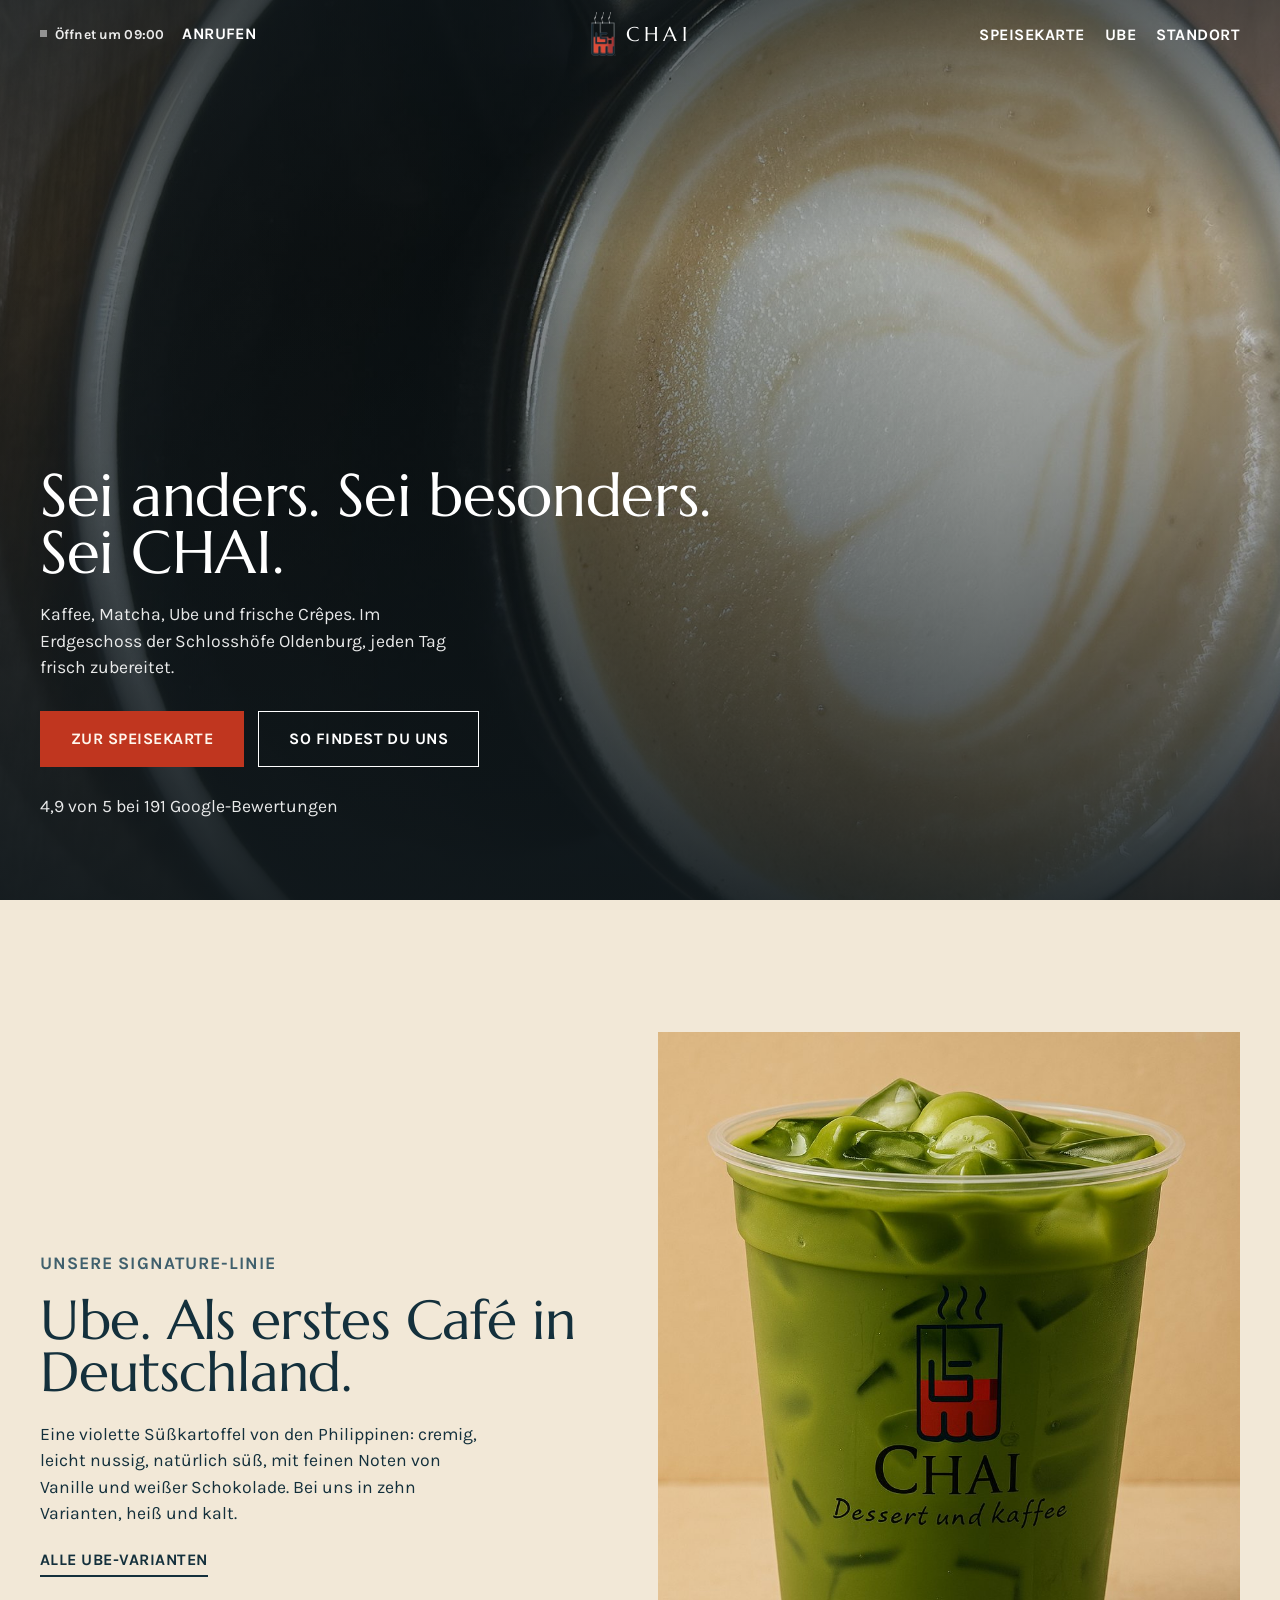
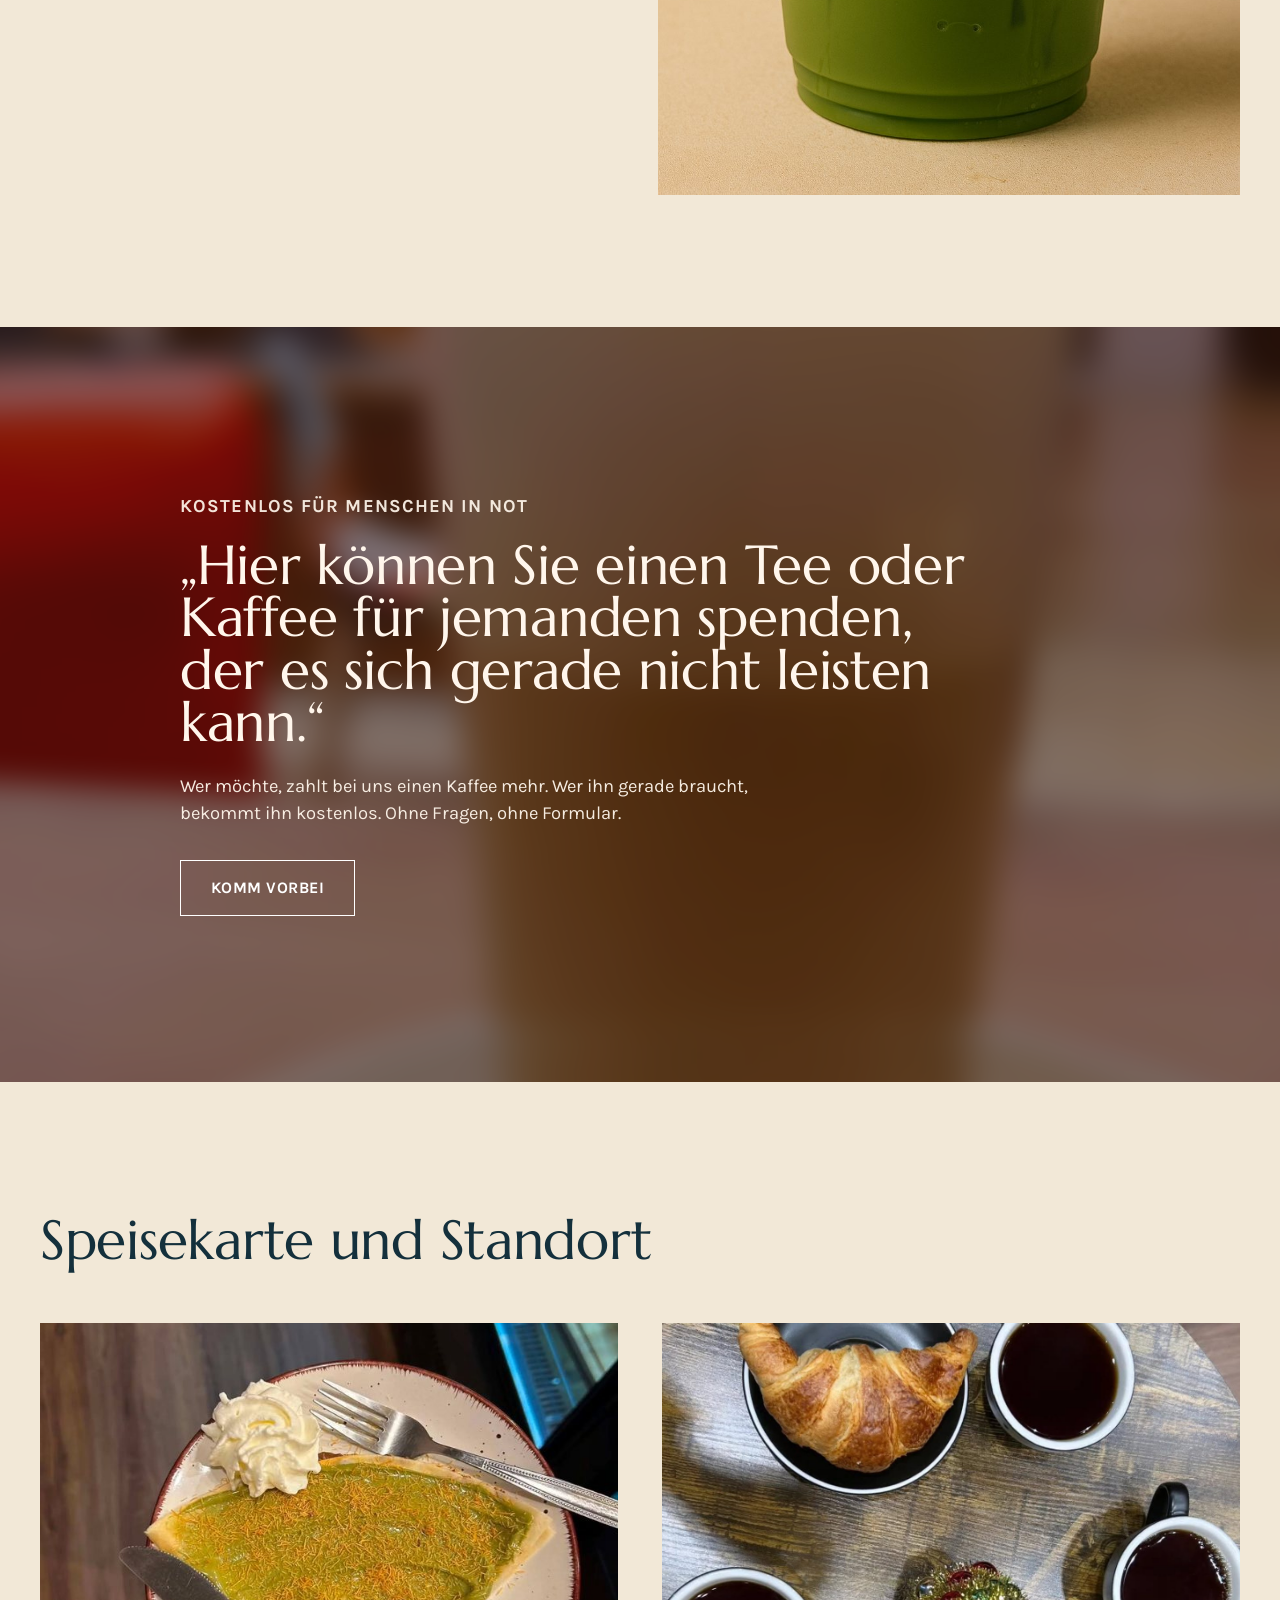
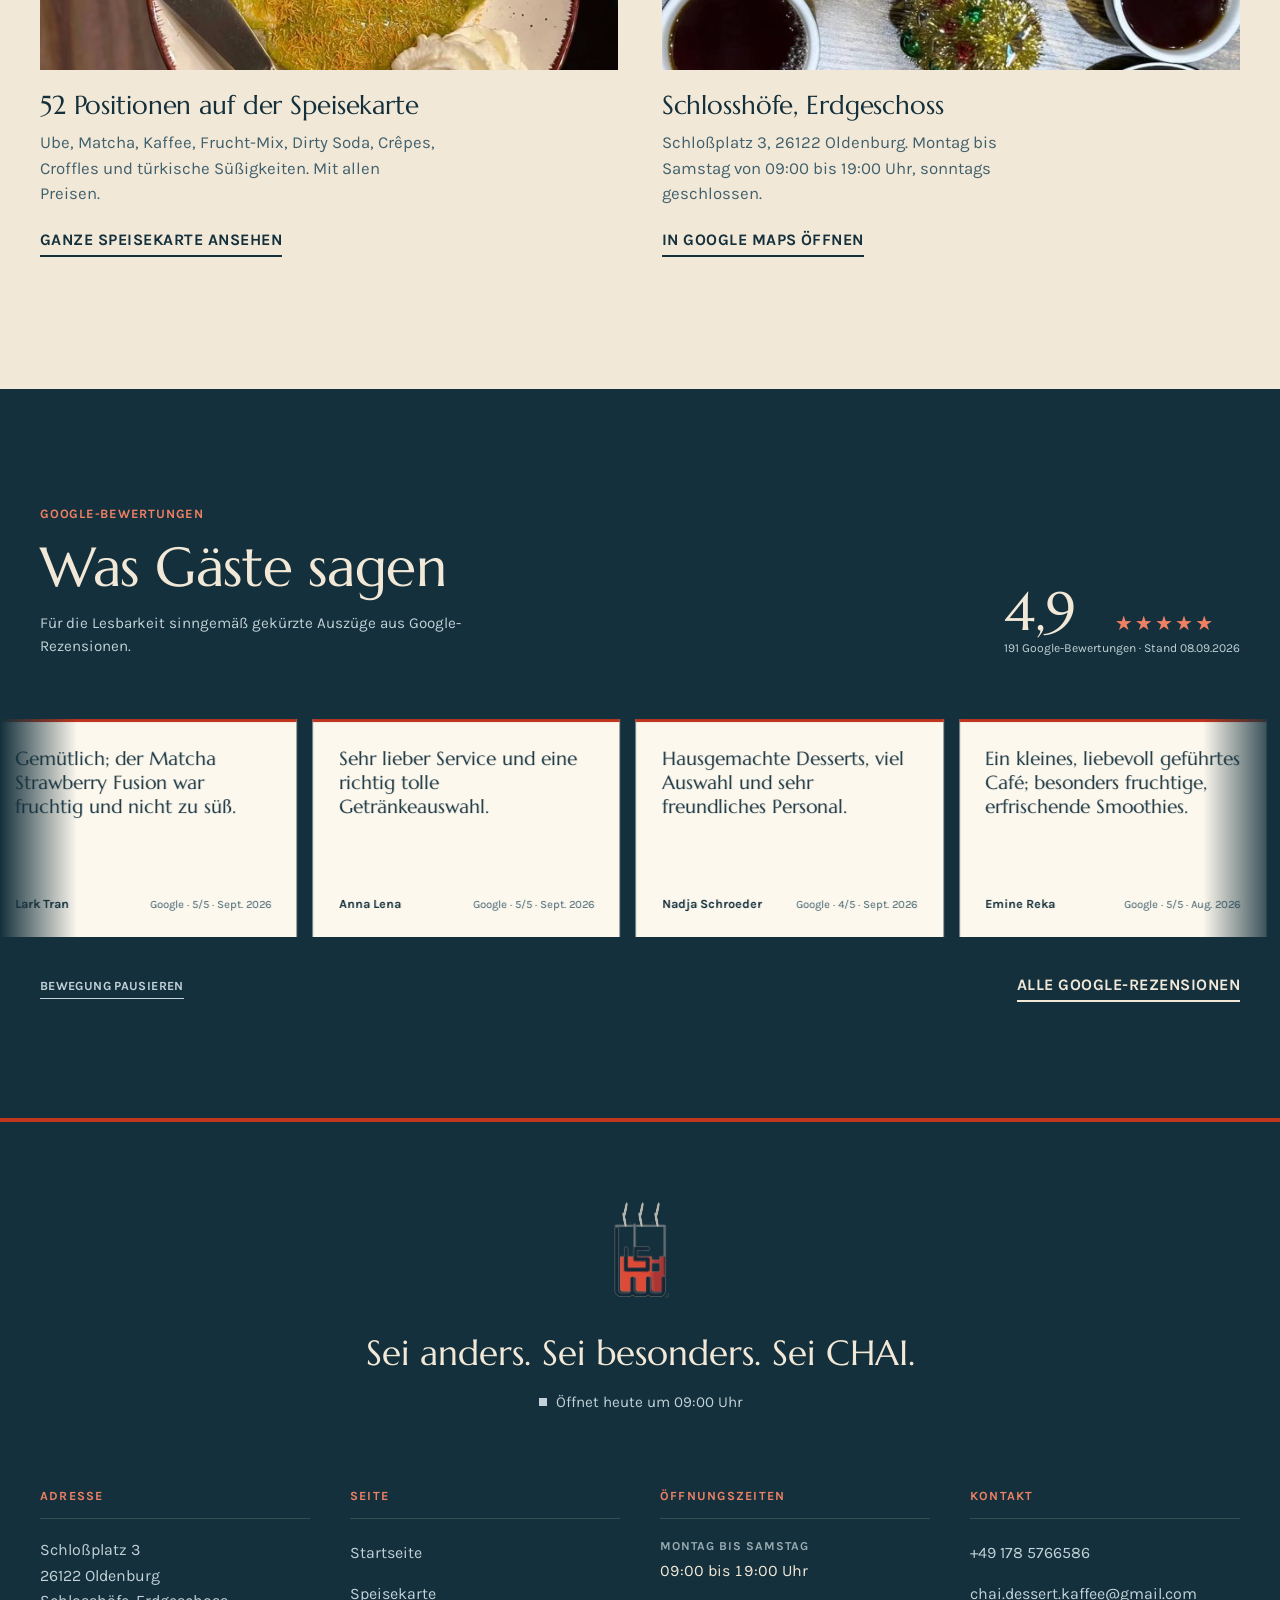
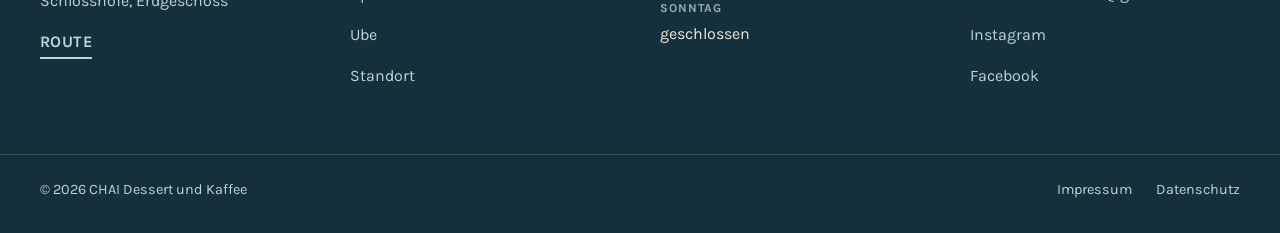
<file: index.html>
<!DOCTYPE html>
<html lang="de">
<head>
<meta charset="utf-8">
<meta name="viewport" content="width=device-width, initial-scale=1">
<title>CHAI Dessert und Kaffee - Café in den Schlosshöfen Oldenburg</title>
<meta name="description" content="Kaffee, Matcha, Ube, Frucht-Mix, Dirty Soda und frische Crêpes im Erdgeschoss der Schlosshöfe Oldenburg. Montag bis Samstag 09:00 bis 19:00 Uhr.">
<meta name="color-scheme" content="light">
<meta name="theme-color" content="#F2E8D7">

<meta property="og:type" content="website">
<meta property="og:title" content="CHAI Dessert und Kaffee, Oldenburg">
<meta property="og:description" content="Kaffee, Matcha, Ube und frische Crêpes in den Schlosshöfen Oldenburg.">
<meta property="og:image" content="assets/img/og-image.jpg">
<meta property="og:locale" content="de_DE">

<link rel="icon" href="assets/img/favicon-32.png" sizes="32x32">
<link rel="icon" href="assets/img/favicon-64.png" sizes="64x64">
<link rel="apple-touch-icon" href="assets/img/apple-touch-icon.png">

<link rel="preload" as="font" type="font/woff2" href="assets/fonts/marcellus-400-latin.woff2" crossorigin>
<link rel="preload" as="font" type="font/woff2" href="assets/fonts/karla-400-latin.woff2" crossorigin>
<link rel="stylesheet" href="assets/fonts/fonts.css">
<link rel="stylesheet" href="styles.css?v=20260908-1">
</head>
<body>

<a class="skip" href="#inhalt">Zum Inhalt springen</a>

<header class="site-header" id="kopf">
  <nav class="nav" aria-label="Hauptnavigation">
    <div class="nav-contact">
      <span class="nav-status" data-status hidden><span class="dot" aria-hidden="true"></span><span data-status-short></span></span>
      <a href="tel:+491785766586">Anrufen</a>
    </div>
    <a class="brand" href="#kopf" aria-label="CHAI Dessert und Kaffee, Startseite">
      <span class="logo-symbol" aria-hidden="true">
        <img class="logo-symbol__cup" src="assets/img/logo-mark.png" alt="" width="400" height="400">
        <span class="logo-symbol__steam"><i></i><i></i><i></i></span>
      </span>
      <b>CHAI</b>
    </a>
    <button class="nav-toggle" type="button" aria-expanded="false" aria-controls="hauptmenue">Menü</button>
    <ul class="nav-links" id="hauptmenue">
      <li><a href="speisekarte.html">Speisekarte</a></li>
      <li><a href="#ube">Ube</a></li>
      <li><a href="#standort">Standort</a></li>
    </ul>
  </nav>
</header>

<main id="inhalt">

  <!-- ===== 1 · Vollbild mit Text darauf ===== -->
  <section class="hero on-dark">
    <div class="hero-media">
      <picture>
        <source media="(max-width: 820px)"
                srcset="assets/img/hero-matcha-mobile.jpg">
        <img src="assets/img/hero-kaffee-wide-2000.jpg" sizes="115vw"
             srcset="assets/img/hero-kaffee-wide-1400.jpg 1400w,
                     assets/img/hero-kaffee-wide-2000.jpg 2000w,
                     assets/img/hero-kaffee-wide-2800.jpg 2800w"
             width="2000" height="1125"
             alt=""
             fetchpriority="high" decoding="async">
      </picture>
    </div>

    <div class="hero-inner">
      <h1 class="h-hero">Sei anders. Sei besonders. Sei CHAI.</h1>
      <p>Kaffee, Matcha, Ube und frische Crêpes. Im Erdgeschoss der Schlosshöfe Oldenburg, jeden Tag frisch zubereitet.</p>
      <div class="actions">
        <a class="btn btn-solid" href="speisekarte.html">Zur Speisekarte</a>
        <a class="btn btn-line" href="#standort">So findest du uns</a>
      </div>
      <p class="hero-note">4,9 von 5 bei 191 Google-Bewertungen</p>
    </div>
  </section>

  <!-- ===== 2 · Leere Fläche, ein Foto daneben ===== -->
  <section class="plain plain--converge" id="ube">
    <div class="plain-grid">
      <div class="plain-copy reveal reveal-from-left">
        <p class="label">Unsere Signature-Linie</p>
        <h2 class="h-block">Ube. Als erstes Café in Deutschland.</h2>
        <p>Eine violette Süßkartoffel von den Philippinen: cremig, leicht nussig, natürlich süß, mit feinen Noten von Vanille und weißer Schokolade. Bei uns in zehn Varianten, heiß und kalt.</p>
        <a class="link-u" href="speisekarte.html">Alle Ube-Varianten</a>
      </div>
      <figure class="plain-figure reveal reveal-from-right">
        <img src="assets/img/ritual-produkt.jpg" width="900" height="1180"
             alt="Eis Matcha Latte im CHAI Becher vor cremefarbenem Hintergrund" loading="lazy" decoding="async">
      </figure>
    </div>
  </section>

  <!-- ===== 3 · Unscharfes Foto aus dem Cafe als Flaeche ===== -->
  <section class="block-photo on-dark">
    <div class="block-media" aria-hidden="true">
      <img src="assets/img/blur-cafe.jpg" width="1600" height="700" alt="" loading="lazy" decoding="async">
    </div>
    <div class="inner reveal">
      <p class="label">Kostenlos für Menschen in Not</p>
      <h2 class="h-block">„Hier können Sie einen Tee oder Kaffee für jemanden spenden, der es sich gerade nicht leisten kann.“</h2>
      <p>Wer möchte, zahlt bei uns einen Kaffee mehr. Wer ihn gerade braucht, bekommt ihn kostenlos. Ohne Fragen, ohne Formular.</p>
      <div class="actions">
        <a class="btn btn-line" href="#standort">Komm vorbei</a>
      </div>
    </div>
  </section>

  <!-- ===== 4 · Leere Fläche, zwei Fotos ===== -->
  <section class="plain" id="standort">
    <div class="duo-head reveal">
      <h2 class="h-block">Speisekarte und Standort</h2>
    </div>
    <div class="duo">
      <figure class="reveal">
        <img src="assets/img/menu-crepe.jpg" width="720" height="640"
             alt="Crêpe mit Pistaziencreme auf dem Teller" loading="lazy" decoding="async">
        <h3 class="h-card">52 Positionen auf der Speisekarte</h3>
        <p>Ube, Matcha, Kaffee, Frucht-Mix, Dirty Soda, Crêpes, Croffles und türkische Süßigkeiten. Mit allen Preisen.</p>
        <a class="link-u" href="speisekarte.html">Ganze Speisekarte ansehen</a>
      </figure>
      <figure class="reveal">
        <img src="assets/img/standort-bg.jpg" width="1800" height="788"
             alt="Tisch mit Croissants und Kaffee im Café" loading="lazy" decoding="async">
        <h3 class="h-card">Schlosshöfe, Erdgeschoss</h3>
        <p>Schloßplatz 3, 26122 Oldenburg. Montag bis Samstag von 09:00 bis 19:00 Uhr, sonntags geschlossen.</p>
        <a class="link-u" href="https://maps.google.com/?q=Chai,+Dessert+und+Kaffee,+Schlo%C3%9Fplatz+3,+26122+Oldenburg" target="_blank" rel="noopener">In Google Maps öffnen</a>
      </figure>
    </div>
  </section>

  <!-- ===== 5 · Stimmen unserer Gäste ===== -->
  <section class="reviews-section" id="bewertungen" aria-labelledby="reviews-title">
    <div class="reviews-header reviews-shell reveal">
      <div>
        <p class="label">Google-Bewertungen</p>
        <h2 class="h-block" id="reviews-title">Was Gäste sagen</h2>
        <p class="reviews-intro">Für die Lesbarkeit sinngemäß gekürzte Auszüge aus Google-Rezensionen.</p>
      </div>
      <a class="reviews-rating"
         href="https://www.google.com/maps/place/Chai,+Dessert+und+Kaffee/@53.1384619,8.216009,17z/data=!3m1!5s0x47b6df0f48a77627:0xe8c76fea8e74d1cc!4m8!3m7!1s0x47b6df0029b17d1f:0xc9c24646864750fb!8m2!3d53.1384619!4d8.216009!9m1!1b1!16s%2Fg%2F11mry5dw93"
         target="_blank" rel="noopener noreferrer"
         aria-label="Google Maps: 4,9 von 5 Sternen bei 191 Bewertungen, Stand 8. September 2026">
        <strong>4,9</strong>
        <span class="rating-stars" aria-hidden="true">★★★★★</span>
        <small>191 Google-Bewertungen · Stand 08.09.2026</small>
      </a>
    </div>

    <div class="review-marquee" data-review-marquee tabindex="0"
         aria-label="Ausgewählte Google-Rezensionen. Mit den Pfeiltasten oder durch Ziehen horizontal bewegen.">
      <div class="review-marquee-track" data-review-track>
        <div class="review-group" data-review-group>
          <article class="review-card">
            <p>Gemütlich; der Matcha Strawberry Fusion war fruchtig und nicht zu süß.</p>
            <footer><strong>Lark Tran</strong><span>Google · 5/5 · Sept. 2026</span></footer>
          </article>
          <article class="review-card">
            <p>Sehr lieber Service und eine richtig tolle Getränkeauswahl.</p>
            <footer><strong>Anna Lena</strong><span>Google · 5/5 · Sept. 2026</span></footer>
          </article>
          <article class="review-card">
            <p>Hausgemachte Desserts, viel Auswahl und sehr freundliches Personal.</p>
            <footer><strong>Nadja Schroeder</strong><span>Google · 4/5 · Sept. 2026</span></footer>
          </article>
          <article class="review-card">
            <p>Ein kleines, liebevoll geführtes Café; besonders fruchtige, erfrischende Smoothies.</p>
            <footer><strong>Emine Reka</strong><span>Google · 5/5 · Aug. 2026</span></footer>
          </article>
          <article class="review-card">
            <p>Tiramisu- und Salted-Caramel-Latte, Lotus- und Oreo-Croffles – dazu freundlicher Service.</p>
            <footer><strong>Stefanie Tamson</strong><span>Google · 5/5 · Juni 2026</span></footer>
          </article>
          <article class="review-card">
            <p>Aufmerksamer Service, individuelle Wünsche berücksichtigt und sehr leckere Getränke.</p>
            <footer><strong>Gaye Tas</strong><span>Google · 5/5 · Aug. 2026</span></footer>
          </article>
          <article class="review-card">
            <p>Superfreundliches Team, leckerer Kaffee und Kuchen, gemütliches Sitzen.</p>
            <footer><strong>Desiree Kaufmann</strong><span>Google · 5/5 · Feb. 2026</span></footer>
          </article>
          <article class="review-card">
            <p>Außergewöhnliche Getränkespezialitäten, großartige Croffles und herzliche Beratung.</p>
            <footer><strong>Emily</strong><span>Google · 5/5 · Aug. 2026</span></footer>
          </article>
        </div>
      </div>
    </div>

    <div class="reviews-actions reviews-shell">
      <button class="review-motion-toggle" type="button" data-review-toggle hidden aria-pressed="false">Bewegung pausieren</button>
      <a class="link-u reviews-link"
         href="https://www.google.com/maps/place/Chai,+Dessert+und+Kaffee/@53.1384619,8.216009,17z/data=!3m1!5s0x47b6df0f48a77627:0xe8c76fea8e74d1cc!4m8!3m7!1s0x47b6df0029b17d1f:0xc9c24646864750fb!8m2!3d53.1384619!4d8.216009!9m1!1b1!16s%2Fg%2F11mry5dw93"
         target="_blank" rel="noopener noreferrer">Alle Google-Rezensionen</a>
    </div>
  </section>

</main>

<footer class="site-footer">
  <div class="foot-top">
    <div class="foot-mark reveal">
      <span class="logo-symbol logo-symbol--footer" aria-hidden="true">
        <img class="logo-symbol__cup" src="assets/img/logo-mark.png" alt="" width="400" height="400" loading="lazy" decoding="async">
        <span class="logo-symbol__steam"><i></i><i></i><i></i></span>
      </span>
    </div>
    <p class="foot-claim">Sei anders. Sei besonders. Sei CHAI.</p>
    <p class="foot-status" data-status hidden><span class="dot" aria-hidden="true"></span><span data-status-text></span></p>
  </div>

  <div class="foot-grid">
    <div>
      <h4>Adresse</h4>
      <p class="foot-address">
        Schloßplatz 3<br>
        26122 Oldenburg<br>
        Schlosshöfe, Erdgeschoss
      </p>
      <a class="link-u foot-maps" href="https://maps.google.com/?q=Chai,+Dessert+und+Kaffee,+Schlo%C3%9Fplatz+3,+26122+Oldenburg" target="_blank" rel="noopener">Route</a>
    </div>
    <div>
      <h4>Seite</h4>
      <ul>
        <li><a href="#kopf">Startseite</a></li>
        <li><a href="speisekarte.html">Speisekarte</a></li>
        <li><a href="#ube">Ube</a></li>
        <li><a href="#standort">Standort</a></li>
      </ul>
    </div>
    <div>
      <h4>Öffnungszeiten</h4>
      <dl class="hours-list">
        <div><dt>Montag bis Samstag</dt><dd>09:00 bis 19:00 Uhr</dd></div>
        <div><dt>Sonntag</dt><dd>geschlossen</dd></div>
      </dl>
    </div>
    <div>
      <h4>Kontakt</h4>
      <ul>
        <li><a href="tel:+491785766586">+49 178 5766586</a></li>
        <li><a href="mailto:chai.dessert.kaffee@gmail.com">chai.dessert.kaffee<span class="wbr"></span>@gmail.com</a></li>
        <li><a href="https://www.instagram.com/chai.dessert.kaffee/" target="_blank" rel="noopener">Instagram</a></li>
        <li><a href="https://www.facebook.com/p/CHAI-Dessert-und-Kaffee-61582278866664/" target="_blank" rel="noopener">Facebook</a></li>
      </ul>
    </div>
  </div>

  <div class="foot-bottom">
    <span>© 2026 CHAI Dessert und Kaffee</span>
    <span class="foot-legal"><a href="impressum.html">Impressum</a><a href="datenschutz.html">Datenschutz</a></span>
  </div>
</footer>

<script type="application/ld+json">
{
  "@context": "https://schema.org",
  "@type": "CafeOrCoffeeShop",
  "name": "CHAI Dessert und Kaffee",
  "image": "assets/img/og-image.jpg",
  "description": "Café in den Schlosshöfen Oldenburg mit Kaffee, Matcha, Ube-Getränken, Frucht-Mix, Dirty Soda, Crêpes, Croffles und türkischen Süßigkeiten.",
  "address": {
    "@type": "PostalAddress",
    "streetAddress": "Schloßplatz 3",
    "postalCode": "26122",
    "addressLocality": "Oldenburg",
    "addressRegion": "Niedersachsen",
    "addressCountry": "DE"
  },
  "geo": { "@type": "GeoCoordinates", "latitude": 53.1384619, "longitude": 8.216009 },
  "telephone": "+49 178 5766586",
  "email": "chai.dessert.kaffee@gmail.com",
  "priceRange": "€",
  "servesCuisine": ["Kaffee", "Desserts", "Türkische Süßigkeiten", "Crêpes"],
  "openingHoursSpecification": [{
    "@type": "OpeningHoursSpecification",
    "dayOfWeek": ["Monday","Tuesday","Wednesday","Thursday","Friday","Saturday"],
    "opens": "09:00",
    "closes": "19:00"
  }],
  "aggregateRating": { "@type": "AggregateRating", "ratingValue": "4.9", "reviewCount": "191" },
  "sameAs": [
    "https://www.instagram.com/chai.dessert.kaffee/",
    "https://www.facebook.com/p/CHAI-Dessert-und-Kaffee-61582278866664/"
  ]
}
</script>

<script src="main.js?v=20260908-1" defer></script>
</body>
</html>
</file>
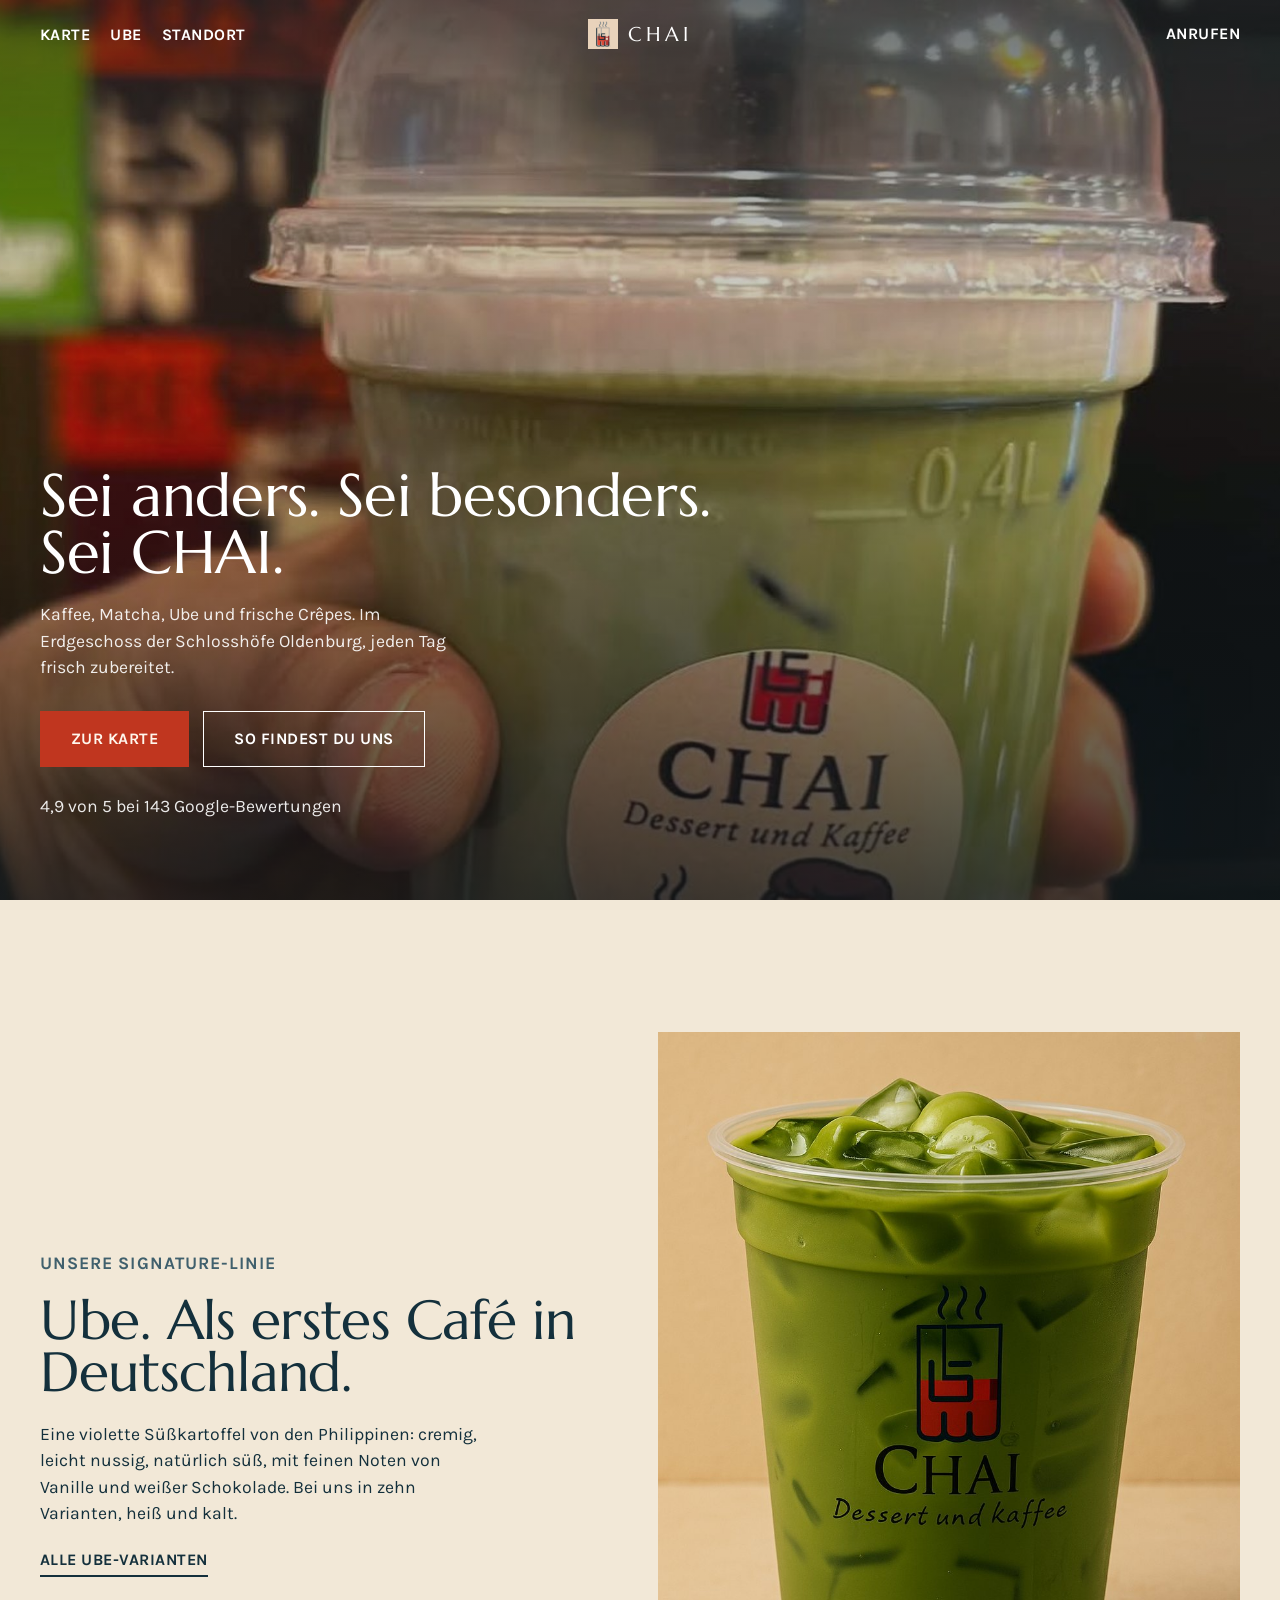
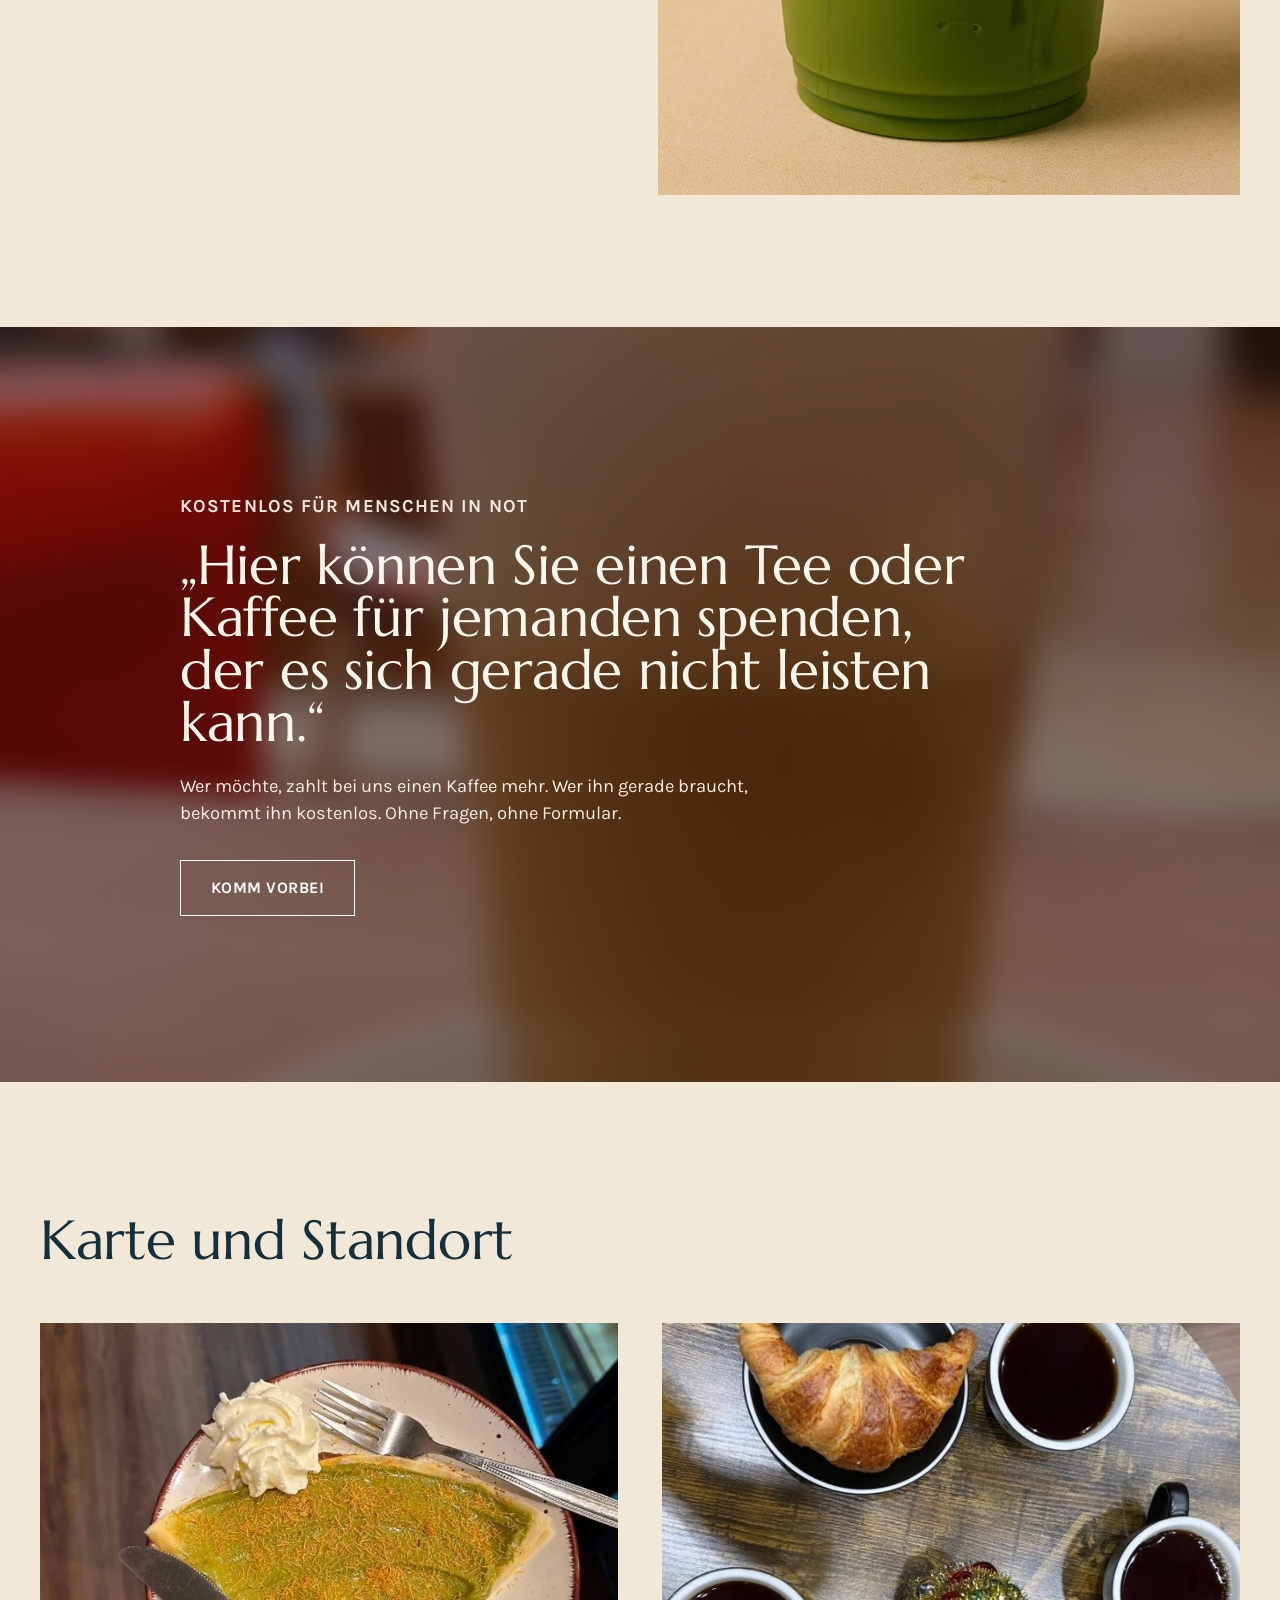
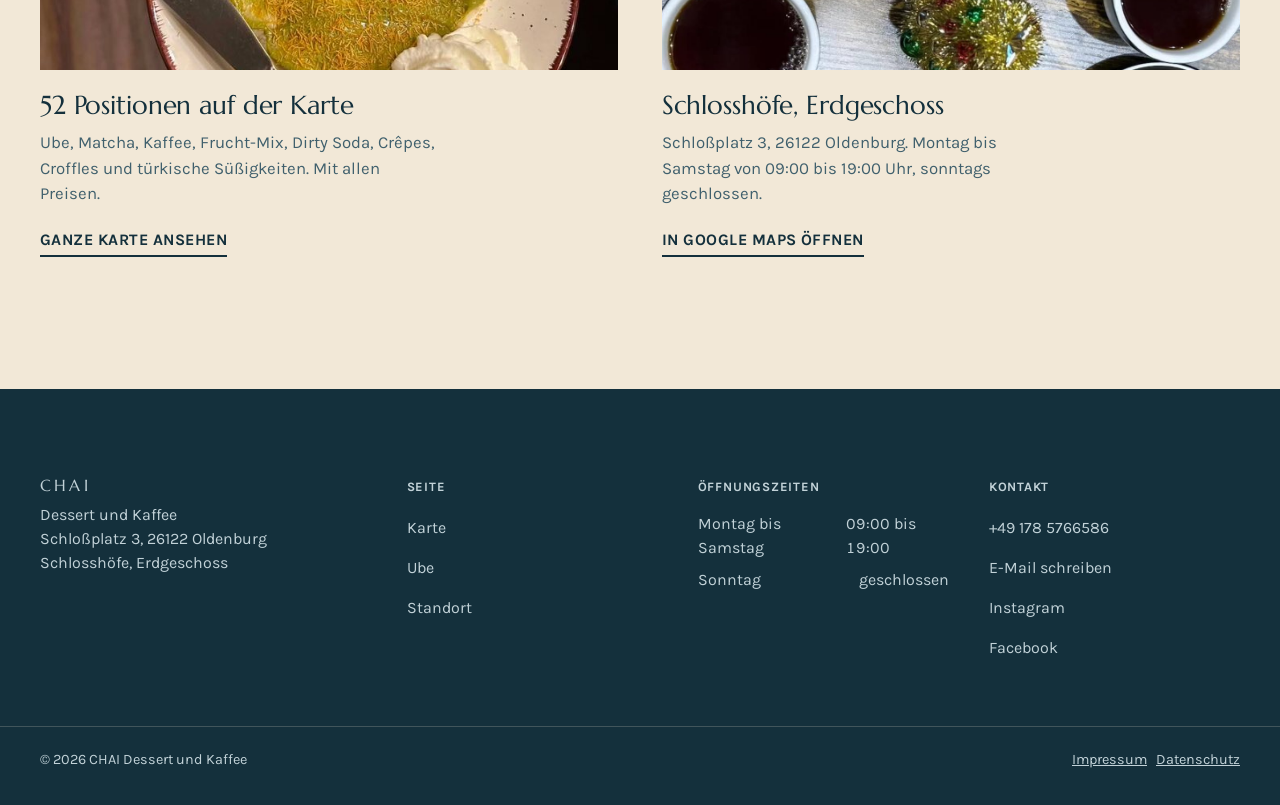
<file: site/index.html>
<!DOCTYPE html>
<html lang="de">
<head>
<meta charset="utf-8">
<meta name="viewport" content="width=device-width, initial-scale=1">
<title>CHAI Dessert und Kaffee - Café in den Schlosshöfen Oldenburg</title>
<meta name="description" content="Kaffee, Matcha, Ube, Frucht-Mix, Dirty Soda und frische Crêpes im Erdgeschoss der Schlosshöfe Oldenburg. Montag bis Samstag 09:00 bis 19:00 Uhr.">
<meta name="color-scheme" content="light">
<meta name="theme-color" content="#F2E8D7">

<meta property="og:type" content="website">
<meta property="og:title" content="CHAI Dessert und Kaffee, Oldenburg">
<meta property="og:description" content="Kaffee, Matcha, Ube und frische Crêpes in den Schlosshöfen Oldenburg.">
<meta property="og:image" content="assets/img/og-image.jpg">
<meta property="og:locale" content="de_DE">

<link rel="icon" href="assets/img/favicon-32.png" sizes="32x32">
<link rel="icon" href="assets/img/favicon-64.png" sizes="64x64">
<link rel="apple-touch-icon" href="assets/img/apple-touch-icon.png">

<link rel="preload" as="font" type="font/woff2" href="assets/fonts/marcellus-400-latin.woff2" crossorigin>
<link rel="preload" as="font" type="font/woff2" href="assets/fonts/karla-400-latin.woff2" crossorigin>
<link rel="stylesheet" href="assets/fonts/fonts.css">
<link rel="stylesheet" href="styles.css">
</head>
<body>

<a class="skip" href="#inhalt">Zum Inhalt springen</a>

<header class="site-header" id="kopf">
  <div class="nav">
    <ul class="nav-links" id="hauptmenue">
      <li><a href="speisekarte.html">Karte</a></li>
      <li><a href="#ube">Ube</a></li>
      <li><a href="#standort">Standort</a></li>
    </ul>

    <button class="nav-toggle" type="button" aria-expanded="false" aria-controls="hauptmenue">Menü</button>

    <a class="brand" href="#kopf" aria-label="CHAI Dessert und Kaffee, Startseite">
      <img src="assets/img/logo-glass.png" alt="" width="30" height="30">
      <b>CHAI</b>
    </a>

    <div class="nav-end">
      <a href="tel:+491785766586">Anrufen</a>
    </div>
  </div>
</header>

<main id="inhalt">

  <!-- ===== 1 · Vollbild mit Text darauf ===== -->
  <section class="hero on-dark">
    <div class="hero-media">
      <picture>
        <source media="(max-width: 820px)" srcset="assets/img/hero-macro-tall.jpg">
        <img src="assets/img/hero-macro-wide.jpg" width="1900" height="1070"
             alt="Matcha Ube Latte im CHAI Becher, grün nach violett verlaufend"
             fetchpriority="high" decoding="async">
      </picture>
    </div>

    <div class="hero-inner">
      <h1 class="h-hero">Sei anders. Sei besonders. Sei CHAI.</h1>
      <p>Kaffee, Matcha, Ube und frische Crêpes. Im Erdgeschoss der Schlosshöfe Oldenburg, jeden Tag frisch zubereitet.</p>
      <div class="actions">
        <a class="btn btn-solid" href="speisekarte.html">Zur Karte</a>
        <a class="btn btn-line" href="#standort">So findest du uns</a>
      </div>
      <p class="hero-note">4,9 von 5 bei 143 Google-Bewertungen</p>
    </div>
  </section>

  <!-- ===== 2 · Leere Fläche, ein Foto daneben ===== -->
  <section class="plain" id="ube">
    <div class="plain-grid">
      <div class="plain-copy reveal">
        <p class="label">Unsere Signature-Linie</p>
        <h2 class="h-block">Ube. Als erstes Café in Deutschland.</h2>
        <p>Eine violette Süßkartoffel von den Philippinen: cremig, leicht nussig, natürlich süß, mit feinen Noten von Vanille und weißer Schokolade. Bei uns in zehn Varianten, heiß und kalt.</p>
        <a class="link-u" href="speisekarte.html">Alle Ube-Varianten</a>
      </div>
      <figure class="plain-figure reveal">
        <img src="assets/img/ritual-produkt.jpg" width="900" height="1180"
             alt="Eis Matcha Latte im CHAI Becher vor cremefarbenem Hintergrund" loading="lazy" decoding="async">
      </figure>
    </div>
  </section>

  <!-- ===== 3 · Unscharfes Foto aus dem Cafe als Flaeche ===== -->
  <section class="block-photo on-dark">
    <div class="block-media" aria-hidden="true">
      <img src="assets/img/blur-cafe.jpg" width="1600" height="700" alt="" loading="lazy" decoding="async">
    </div>
    <div class="inner reveal">
      <p class="label">Kostenlos für Menschen in Not</p>
      <h2 class="h-block">„Hier können Sie einen Tee oder Kaffee für jemanden spenden, der es sich gerade nicht leisten kann.“</h2>
      <p>Wer möchte, zahlt bei uns einen Kaffee mehr. Wer ihn gerade braucht, bekommt ihn kostenlos. Ohne Fragen, ohne Formular.</p>
      <div class="actions">
        <a class="btn btn-line" href="#standort">Komm vorbei</a>
      </div>
    </div>
  </section>

  <!-- ===== 4 · Leere Fläche, zwei Fotos ===== -->
  <section class="plain" id="standort">
    <div class="duo-head reveal">
      <h2 class="h-block">Karte und Standort</h2>
    </div>
    <div class="duo">
      <figure class="reveal">
        <img src="assets/img/menu-crepe.jpg" width="720" height="640"
             alt="Crêpe mit Pistaziencreme auf dem Teller" loading="lazy" decoding="async">
        <h3 class="h-card">52 Positionen auf der Karte</h3>
        <p>Ube, Matcha, Kaffee, Frucht-Mix, Dirty Soda, Crêpes, Croffles und türkische Süßigkeiten. Mit allen Preisen.</p>
        <a class="link-u" href="speisekarte.html">Ganze Karte ansehen</a>
      </figure>
      <figure class="reveal">
        <img src="assets/img/standort-bg.jpg" width="1800" height="788"
             alt="Tisch mit Croissants und Kaffee im Café" loading="lazy" decoding="async">
        <h3 class="h-card">Schlosshöfe, Erdgeschoss</h3>
        <p>Schloßplatz 3, 26122 Oldenburg. Montag bis Samstag von 09:00 bis 19:00 Uhr, sonntags geschlossen.</p>
        <a class="link-u" href="https://maps.google.com/?q=Chai,+Dessert+und+Kaffee,+Schlo%C3%9Fplatz+3,+26122+Oldenburg" target="_blank" rel="noopener">In Google Maps öffnen</a>
      </figure>
    </div>
  </section>

</main>

<footer class="site-footer">
  <div class="foot-grid">
    <div>
      <p class="foot-word">CHAI</p>
      <p>Dessert und Kaffee<br>Schloßplatz 3, 26122 Oldenburg<br>Schlosshöfe, Erdgeschoss</p>
    </div>
    <div>
      <h4>Seite</h4>
      <ul>
        <li><a href="speisekarte.html">Karte</a></li>
        <li><a href="#ube">Ube</a></li>
        <li><a href="#standort">Standort</a></li>
      </ul>
    </div>
    <div>
      <h4>Öffnungszeiten</h4>
      <div class="hours-row"><span>Montag bis Samstag</span><span>09:00 bis 19:00</span></div>
      <div class="hours-row"><span>Sonntag</span><span>geschlossen</span></div>
    </div>
    <div>
      <h4>Kontakt</h4>
      <ul>
        <li><a href="tel:+491785766586">+49 178 5766586</a></li>
        <li><a href="mailto:chai.dessert.kaffee@gmail.com">E-Mail schreiben</a></li>
        <li><a href="https://www.instagram.com/chai.dessert.kaffee/" target="_blank" rel="noopener">Instagram</a></li>
        <li><a href="https://www.facebook.com/p/CHAI-Dessert-und-Kaffee-61582278866664/" target="_blank" rel="noopener">Facebook</a></li>
      </ul>
    </div>
  </div>
  <div class="foot-bottom">
    <span>© 2026 CHAI Dessert und Kaffee</span>
    <span><a href="impressum.html">Impressum</a> &nbsp; <a href="datenschutz.html">Datenschutz</a></span>
  </div>
</footer>

<script type="application/ld+json">
{
  "@context": "https://schema.org",
  "@type": "CafeOrCoffeeShop",
  "name": "CHAI Dessert und Kaffee",
  "image": "assets/img/og-image.jpg",
  "description": "Café in den Schlosshöfen Oldenburg mit Kaffee, Matcha, Ube-Getränken, Frucht-Mix, Dirty Soda, Crêpes, Croffles und türkischen Süßigkeiten.",
  "address": {
    "@type": "PostalAddress",
    "streetAddress": "Schloßplatz 3",
    "postalCode": "26122",
    "addressLocality": "Oldenburg",
    "addressRegion": "Niedersachsen",
    "addressCountry": "DE"
  },
  "geo": { "@type": "GeoCoordinates", "latitude": 53.1384619, "longitude": 8.216009 },
  "telephone": "+49 178 5766586",
  "email": "chai.dessert.kaffee@gmail.com",
  "priceRange": "€",
  "servesCuisine": ["Kaffee", "Desserts", "Türkische Süßigkeiten", "Crêpes"],
  "openingHoursSpecification": [{
    "@type": "OpeningHoursSpecification",
    "dayOfWeek": ["Monday","Tuesday","Wednesday","Thursday","Friday","Saturday"],
    "opens": "09:00",
    "closes": "19:00"
  }],
  "aggregateRating": { "@type": "AggregateRating", "ratingValue": "4.9", "reviewCount": "143" },
  "sameAs": [
    "https://www.instagram.com/chai.dessert.kaffee/",
    "https://www.facebook.com/p/CHAI-Dessert-und-Kaffee-61582278866664/"
  ]
}
</script>

<script src="main.js" defer></script>
</body>
</html>
</file>
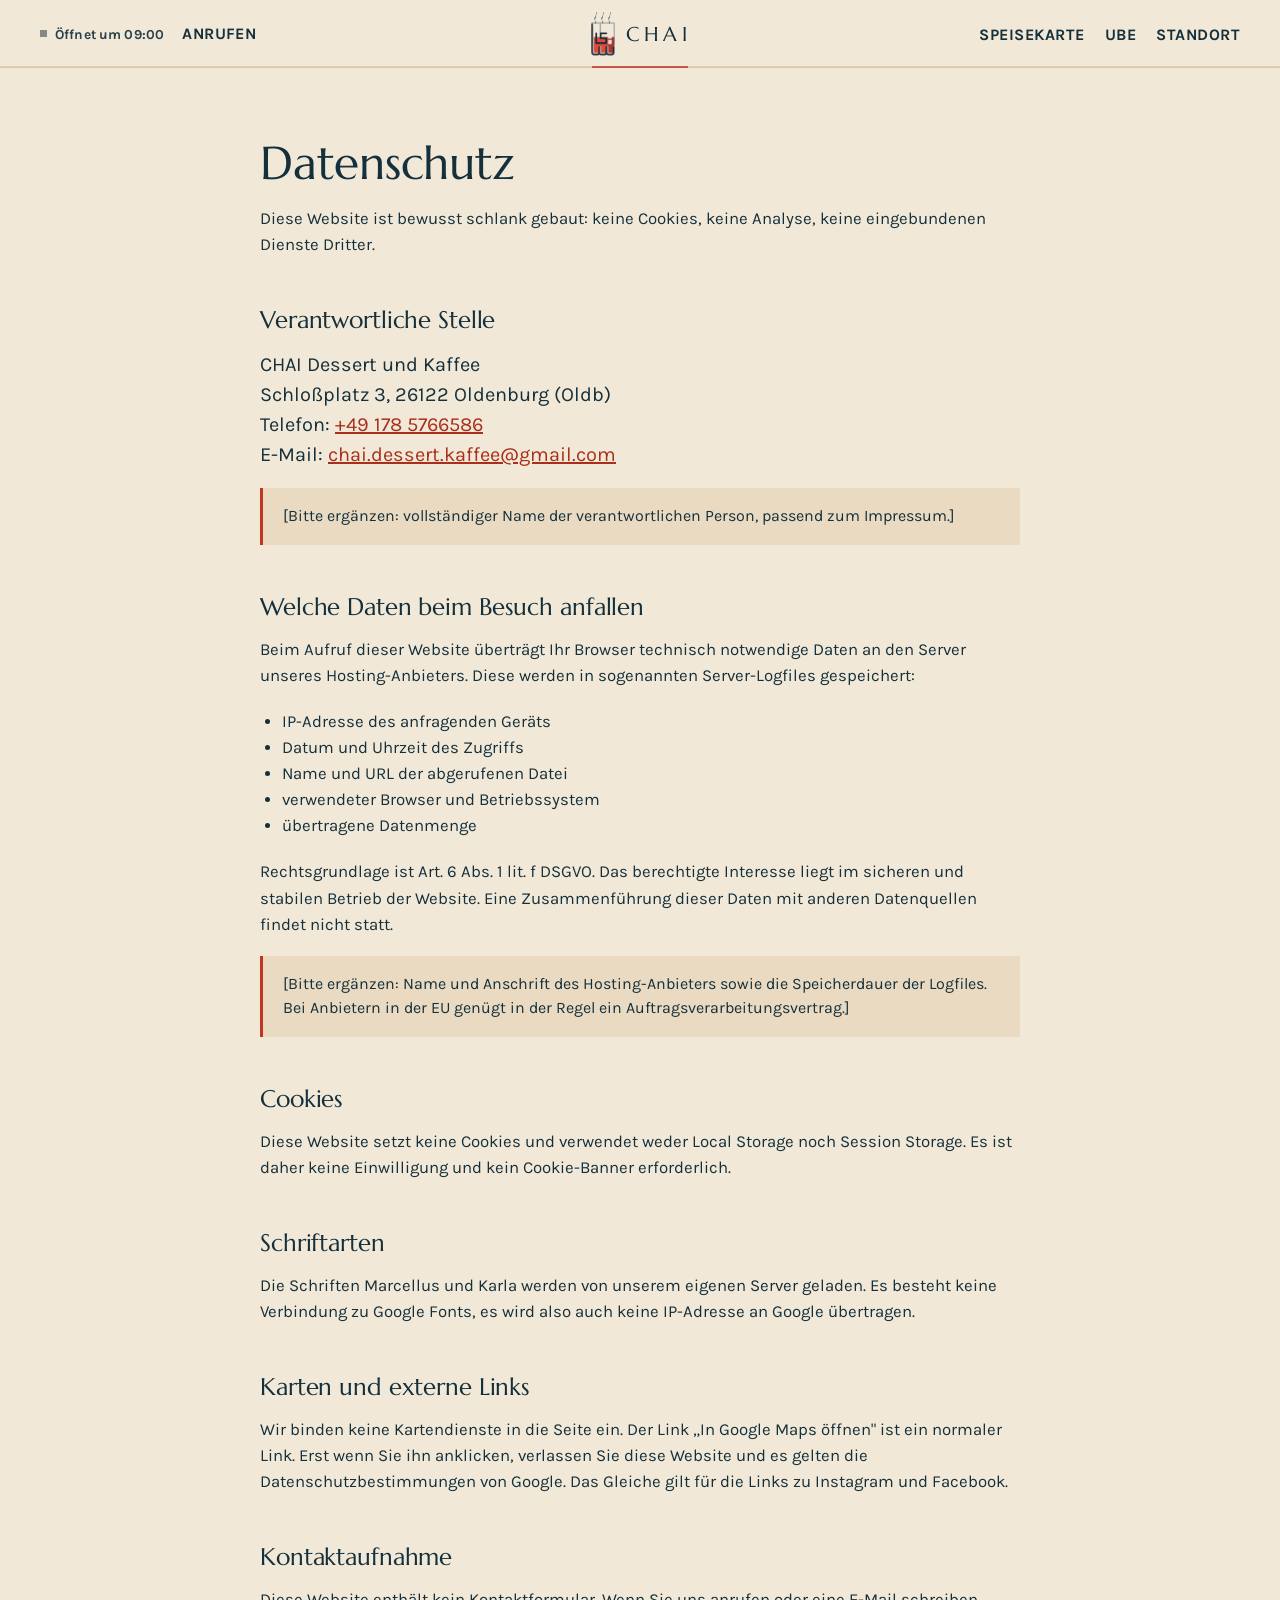
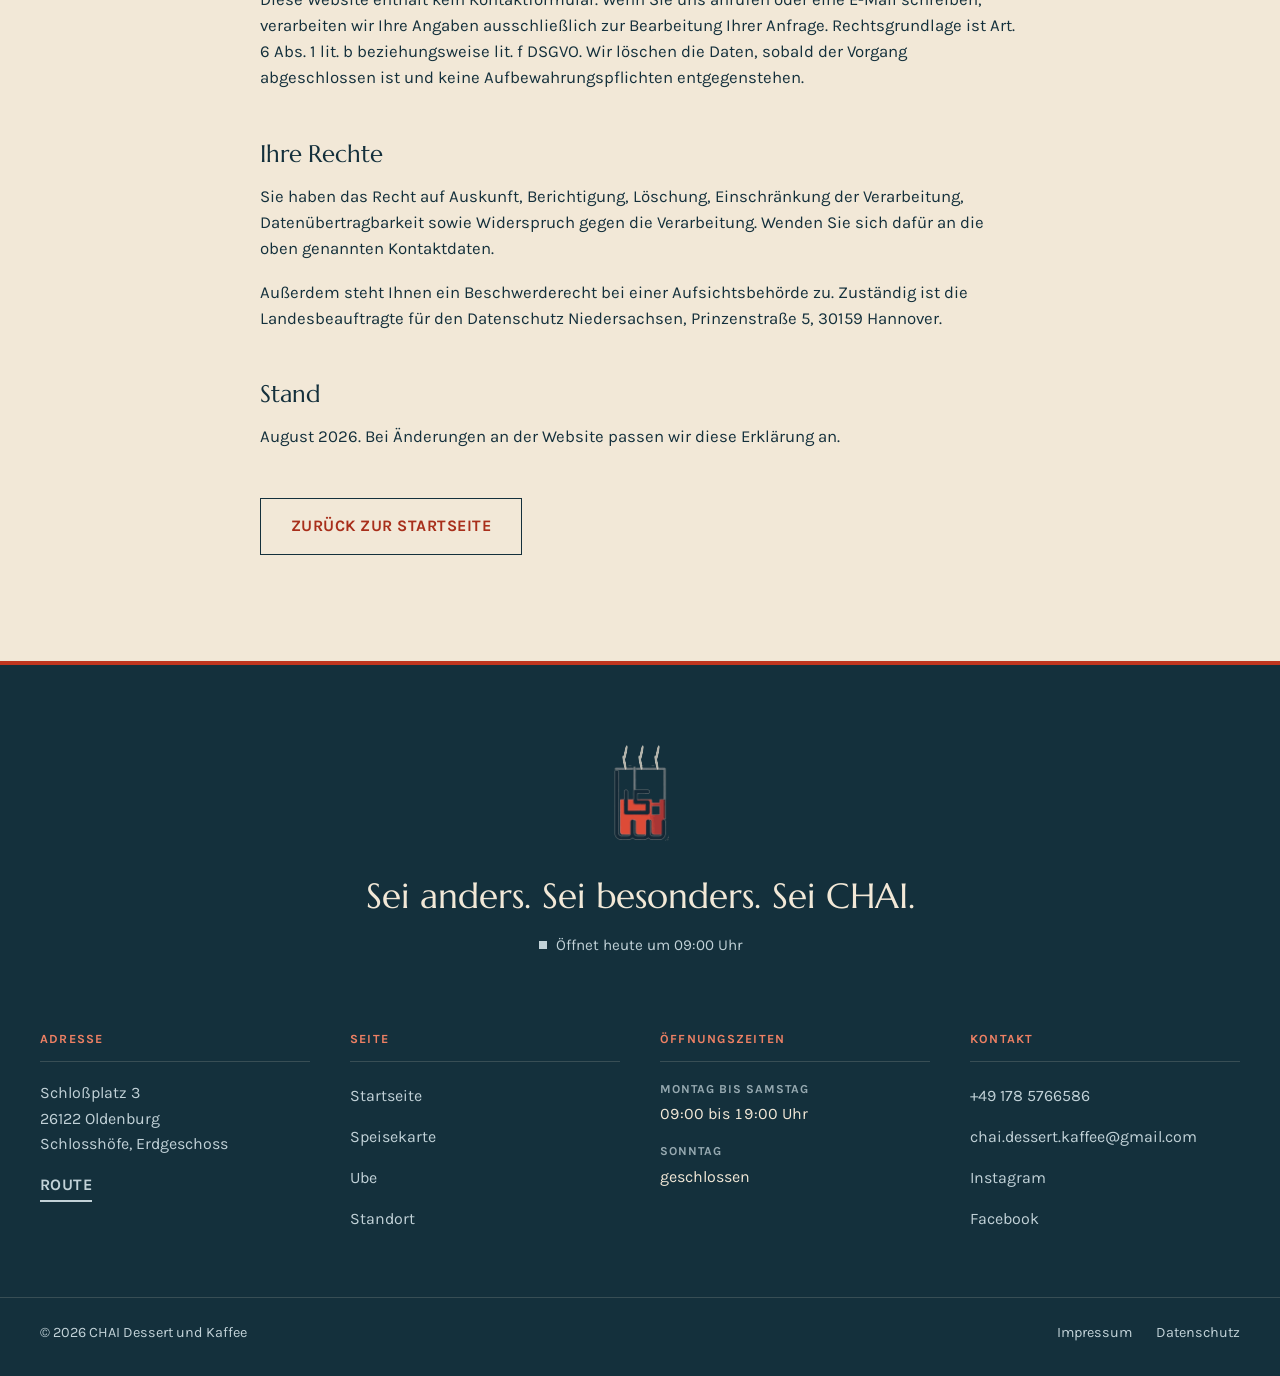
<file: datenschutz.html>
<!DOCTYPE html>
<html lang="de">
<head>
<meta charset="utf-8">
<meta name="viewport" content="width=device-width, initial-scale=1">
<title>Datenschutz - CHAI Dessert und Kaffee</title>
<meta name="description" content="Datenschutzerklärung von CHAI Dessert und Kaffee, Oldenburg. Diese Website setzt keine Cookies und bindet keine Dienste Dritter ein.">
<meta name="robots" content="noindex">
<meta name="color-scheme" content="light">
<meta name="theme-color" content="#F2E8D7">
<link rel="icon" href="assets/img/favicon-32.png" sizes="32x32">
<link rel="apple-touch-icon" href="assets/img/apple-touch-icon.png">
<link rel="stylesheet" href="assets/fonts/fonts.css">
<link rel="stylesheet" href="styles.css?v=20260908-1">
</head>
<body>

<a class="skip" href="#inhalt">Zum Inhalt springen</a>

<header class="site-header">
  <nav class="nav" aria-label="Hauptnavigation">
    <div class="nav-contact">
      <span class="nav-status" data-status hidden><span class="dot" aria-hidden="true"></span><span data-status-short></span></span>
      <a href="tel:+491785766586">Anrufen</a>
    </div>
    <a class="brand" href="index.html" aria-label="CHAI Dessert und Kaffee, Startseite">
      <span class="logo-symbol" aria-hidden="true">
        <img class="logo-symbol__cup" src="assets/img/logo-mark.png" alt="" width="400" height="400">
        <span class="logo-symbol__steam"><i></i><i></i><i></i></span>
      </span>
      <b>CHAI</b>
    </a>
    <button class="nav-toggle" type="button" aria-expanded="false" aria-controls="hauptmenue">Menü</button>
    <ul class="nav-links" id="hauptmenue">
      <li><a href="speisekarte.html">Speisekarte</a></li>
      <li><a href="index.html#ube">Ube</a></li>
      <li><a href="index.html#standort">Standort</a></li>
    </ul>
  </nav>
</header>

<main class="legal" id="inhalt">
  <h1>Datenschutz</h1>
  <p class="lede">Diese Website ist bewusst schlank gebaut: keine Cookies, keine Analyse, keine eingebundenen Dienste Dritter.</p>

  <h2>Verantwortliche Stelle</h2>
  <address>
    CHAI Dessert und Kaffee<br>
    Schloßplatz 3, 26122 Oldenburg (Oldb)<br>
    Telefon: <a href="tel:+491785766586">+49 178 5766586</a><br>
    E-Mail: <a href="mailto:chai.dessert.kaffee@gmail.com">chai.dessert.kaffee@gmail.com</a>
  </address>
  <p><mark>[Bitte ergänzen: vollständiger Name der verantwortlichen Person, passend zum Impressum.]</mark></p>

  <h2>Welche Daten beim Besuch anfallen</h2>
  <p>Beim Aufruf dieser Website überträgt Ihr Browser technisch notwendige Daten an den Server unseres Hosting-Anbieters. Diese werden in sogenannten Server-Logfiles gespeichert:</p>
  <ul>
    <li>IP-Adresse des anfragenden Geräts</li>
    <li>Datum und Uhrzeit des Zugriffs</li>
    <li>Name und URL der abgerufenen Datei</li>
    <li>verwendeter Browser und Betriebssystem</li>
    <li>übertragene Datenmenge</li>
  </ul>
  <p>Rechtsgrundlage ist Art. 6 Abs. 1 lit. f DSGVO. Das berechtigte Interesse liegt im sicheren und stabilen Betrieb der Website. Eine Zusammenführung dieser Daten mit anderen Datenquellen findet nicht statt.</p>
  <p><mark>[Bitte ergänzen: Name und Anschrift des Hosting-Anbieters sowie die Speicherdauer der Logfiles. Bei Anbietern in der EU genügt in der Regel ein Auftragsverarbeitungsvertrag.]</mark></p>

  <h2>Cookies</h2>
  <p>Diese Website setzt keine Cookies und verwendet weder Local Storage noch Session Storage. Es ist daher keine Einwilligung und kein Cookie-Banner erforderlich.</p>

  <h2>Schriftarten</h2>
  <p>Die Schriften Marcellus und Karla werden von unserem eigenen Server geladen. Es besteht keine Verbindung zu Google Fonts, es wird also auch keine IP-Adresse an Google übertragen.</p>

  <h2>Karten und externe Links</h2>
  <p>Wir binden keine Kartendienste in die Seite ein. Der Link „In Google Maps öffnen" ist ein normaler Link. Erst wenn Sie ihn anklicken, verlassen Sie diese Website und es gelten die Datenschutzbestimmungen von Google. Das Gleiche gilt für die Links zu Instagram und Facebook.</p>

  <h2>Kontaktaufnahme</h2>
  <p>Diese Website enthält kein Kontaktformular. Wenn Sie uns anrufen oder eine E-Mail schreiben, verarbeiten wir Ihre Angaben ausschließlich zur Bearbeitung Ihrer Anfrage. Rechtsgrundlage ist Art. 6 Abs. 1 lit. b beziehungsweise lit. f DSGVO. Wir löschen die Daten, sobald der Vorgang abgeschlossen ist und keine Aufbewahrungspflichten entgegenstehen.</p>

  <h2>Ihre Rechte</h2>
  <p>Sie haben das Recht auf Auskunft, Berichtigung, Löschung, Einschränkung der Verarbeitung, Datenübertragbarkeit sowie Widerspruch gegen die Verarbeitung. Wenden Sie sich dafür an die oben genannten Kontaktdaten.</p>
  <p>Außerdem steht Ihnen ein Beschwerderecht bei einer Aufsichtsbehörde zu. Zuständig ist die Landesbeauftragte für den Datenschutz Niedersachsen, Prinzenstraße 5, 30159 Hannover.</p>

  <h2>Stand</h2>
  <p>August 2026. Bei Änderungen an der Website passen wir diese Erklärung an.</p>

  <p class="back-link"><a class="btn btn-line" href="index.html">Zurück zur Startseite</a></p>
</main>

<footer class="site-footer">
  <div class="foot-top">
    <div class="foot-mark reveal">
      <span class="logo-symbol logo-symbol--footer" aria-hidden="true">
        <img class="logo-symbol__cup" src="assets/img/logo-mark.png" alt="" width="400" height="400" loading="lazy" decoding="async">
        <span class="logo-symbol__steam"><i></i><i></i><i></i></span>
      </span>
    </div>
    <p class="foot-claim">Sei anders. Sei besonders. Sei CHAI.</p>
    <p class="foot-status" data-status hidden><span class="dot" aria-hidden="true"></span><span data-status-text></span></p>
  </div>

  <div class="foot-grid">
    <div>
      <h4>Adresse</h4>
      <p class="foot-address">
        Schloßplatz 3<br>
        26122 Oldenburg<br>
        Schlosshöfe, Erdgeschoss
      </p>
      <a class="link-u foot-maps" href="https://maps.google.com/?q=Chai,+Dessert+und+Kaffee,+Schlo%C3%9Fplatz+3,+26122+Oldenburg" target="_blank" rel="noopener">Route</a>
    </div>
    <div>
      <h4>Seite</h4>
      <ul>
        <li><a href="index.html">Startseite</a></li>
        <li><a href="speisekarte.html">Speisekarte</a></li>
        <li><a href="index.html#ube">Ube</a></li>
        <li><a href="index.html#standort">Standort</a></li>
      </ul>
    </div>
    <div>
      <h4>Öffnungszeiten</h4>
      <dl class="hours-list">
        <div><dt>Montag bis Samstag</dt><dd>09:00 bis 19:00 Uhr</dd></div>
        <div><dt>Sonntag</dt><dd>geschlossen</dd></div>
      </dl>
    </div>
    <div>
      <h4>Kontakt</h4>
      <ul>
        <li><a href="tel:+491785766586">+49 178 5766586</a></li>
        <li><a href="mailto:chai.dessert.kaffee@gmail.com">chai.dessert.kaffee<span class="wbr"></span>@gmail.com</a></li>
        <li><a href="https://www.instagram.com/chai.dessert.kaffee/" target="_blank" rel="noopener">Instagram</a></li>
        <li><a href="https://www.facebook.com/p/CHAI-Dessert-und-Kaffee-61582278866664/" target="_blank" rel="noopener">Facebook</a></li>
      </ul>
    </div>
  </div>

  <div class="foot-bottom">
    <span>© 2026 CHAI Dessert und Kaffee</span>
    <span class="foot-legal"><a href="impressum.html">Impressum</a><a href="datenschutz.html">Datenschutz</a></span>
  </div>
</footer>

<script src="main.js?v=20260908-1" defer></script>
</body>
</html>
</file>
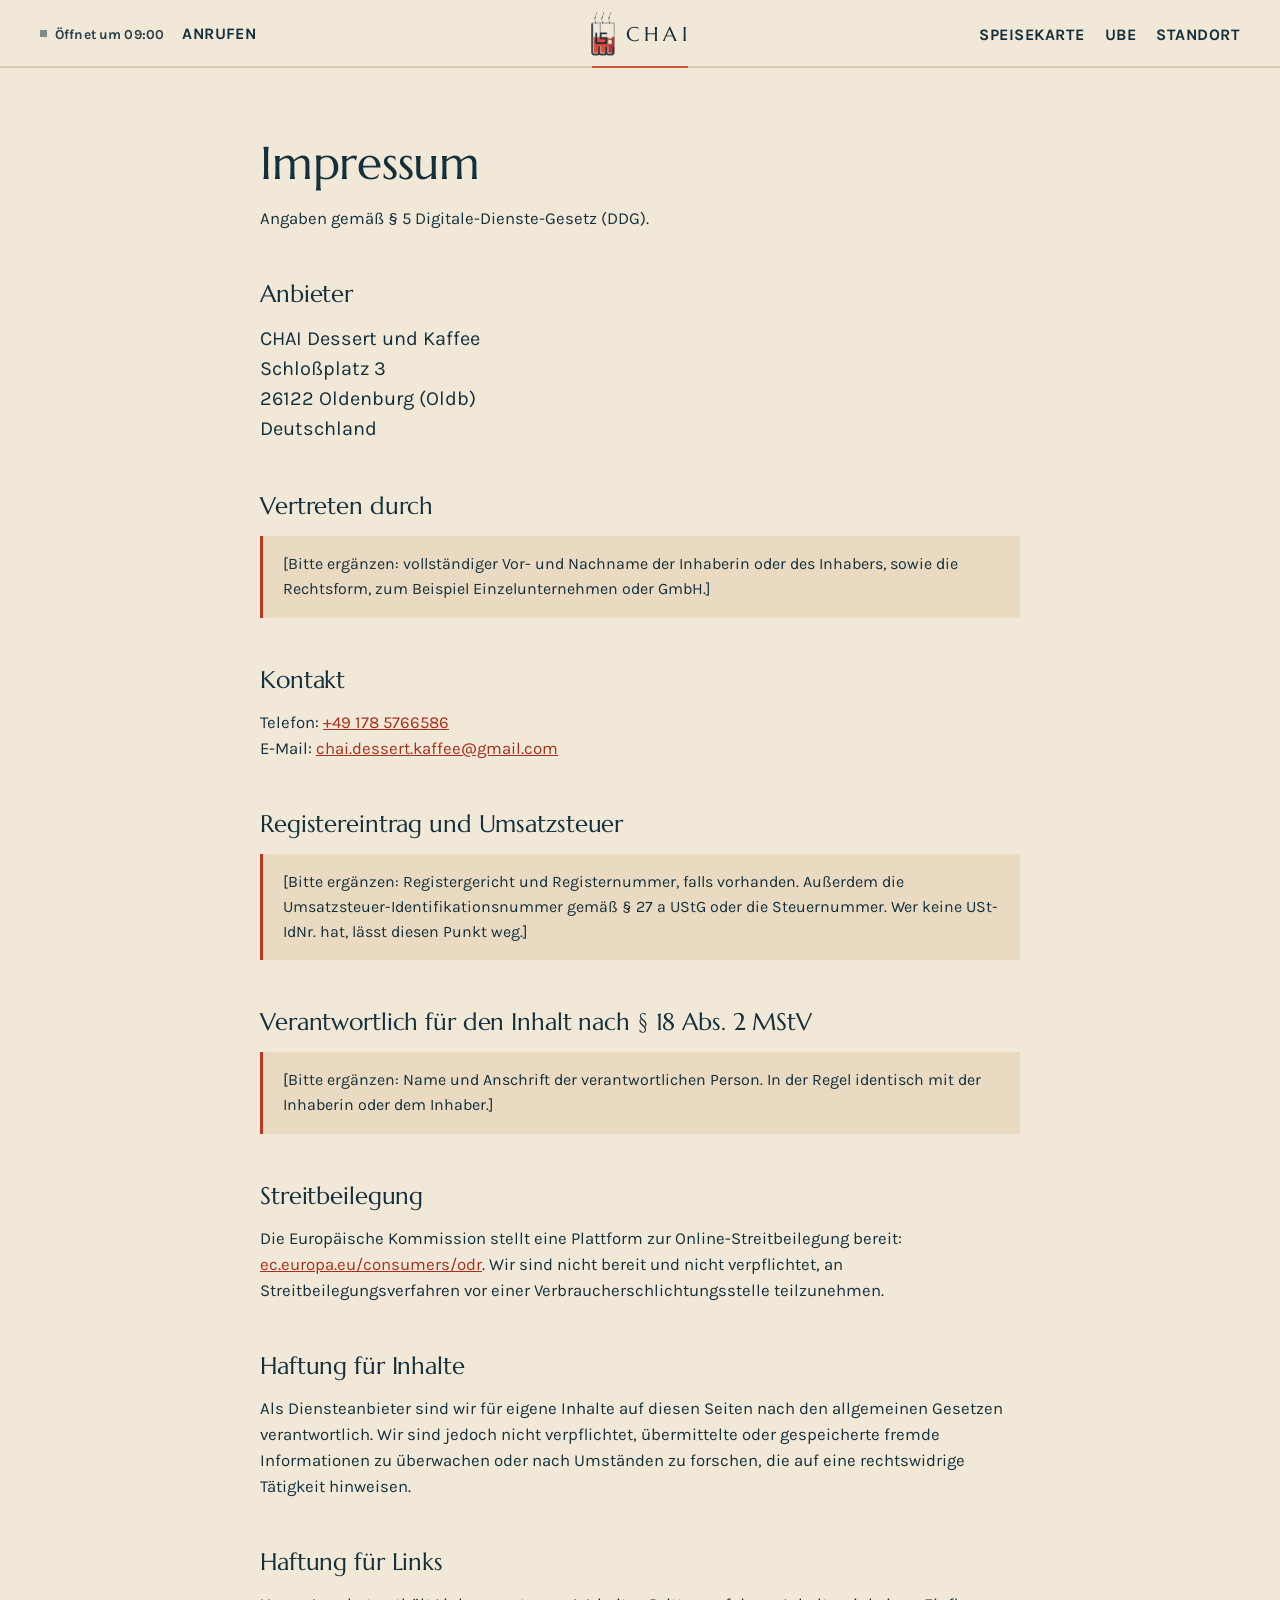
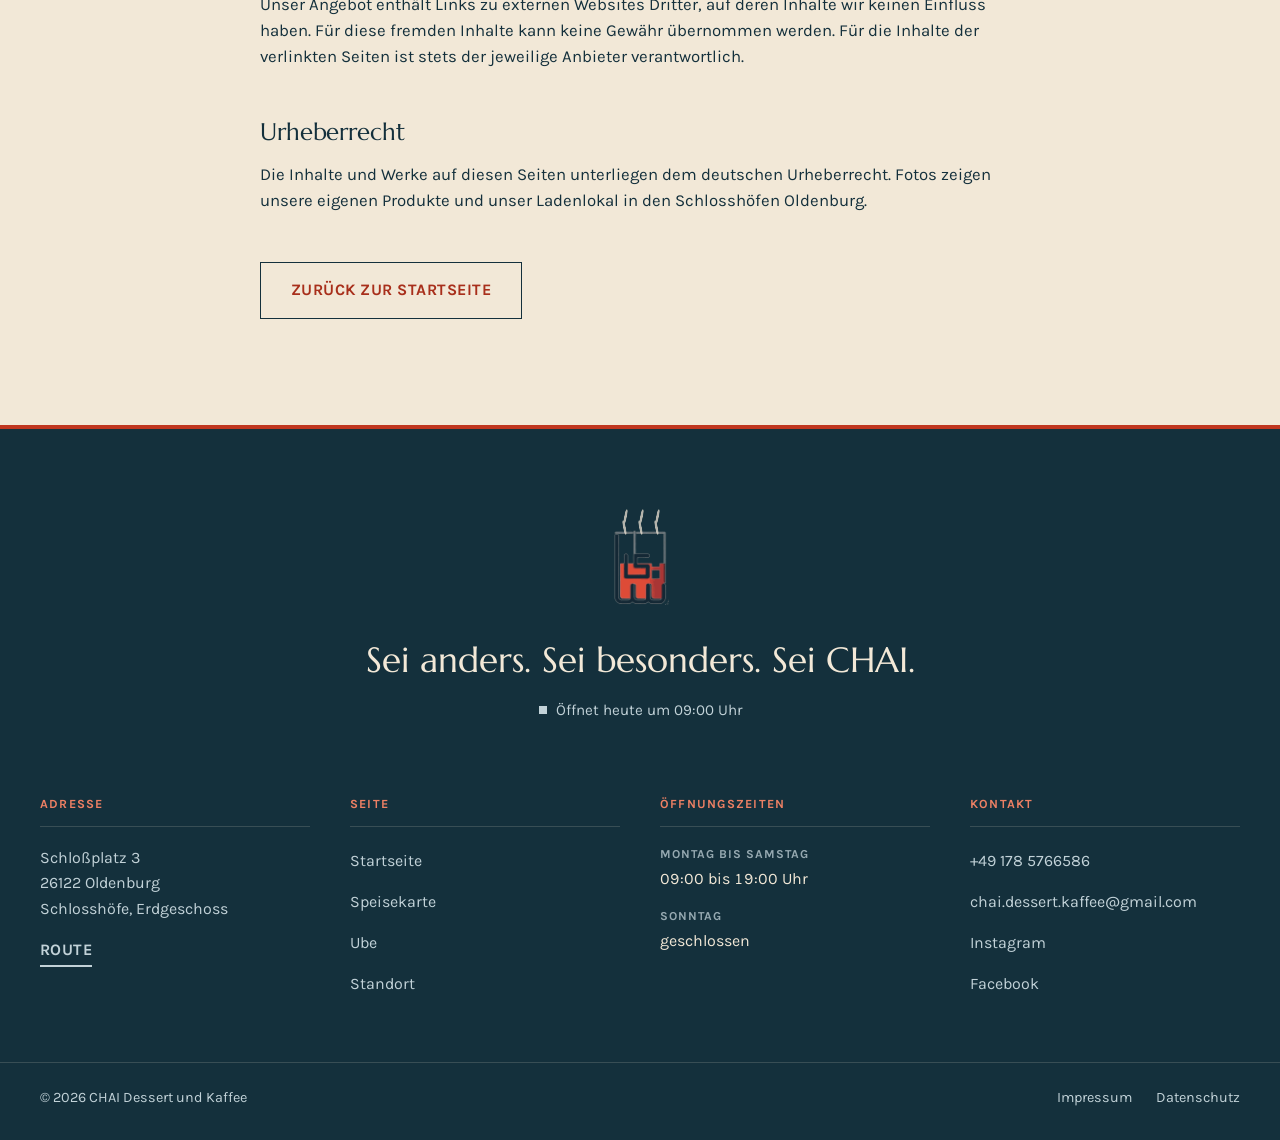
<file: impressum.html>
<!DOCTYPE html>
<html lang="de">
<head>
<meta charset="utf-8">
<meta name="viewport" content="width=device-width, initial-scale=1">
<title>Impressum - CHAI Dessert und Kaffee</title>
<meta name="description" content="Impressum und Anbieterkennzeichnung von CHAI Dessert und Kaffee, Schloßplatz 3, 26122 Oldenburg.">
<meta name="robots" content="noindex">
<meta name="color-scheme" content="light">
<meta name="theme-color" content="#F2E8D7">
<link rel="icon" href="assets/img/favicon-32.png" sizes="32x32">
<link rel="apple-touch-icon" href="assets/img/apple-touch-icon.png">
<link rel="stylesheet" href="assets/fonts/fonts.css">
<link rel="stylesheet" href="styles.css?v=20260908-1">
</head>
<body>

<a class="skip" href="#inhalt">Zum Inhalt springen</a>

<header class="site-header">
  <nav class="nav" aria-label="Hauptnavigation">
    <div class="nav-contact">
      <span class="nav-status" data-status hidden><span class="dot" aria-hidden="true"></span><span data-status-short></span></span>
      <a href="tel:+491785766586">Anrufen</a>
    </div>
    <a class="brand" href="index.html" aria-label="CHAI Dessert und Kaffee, Startseite">
      <span class="logo-symbol" aria-hidden="true">
        <img class="logo-symbol__cup" src="assets/img/logo-mark.png" alt="" width="400" height="400">
        <span class="logo-symbol__steam"><i></i><i></i><i></i></span>
      </span>
      <b>CHAI</b>
    </a>
    <button class="nav-toggle" type="button" aria-expanded="false" aria-controls="hauptmenue">Menü</button>
    <ul class="nav-links" id="hauptmenue">
      <li><a href="speisekarte.html">Speisekarte</a></li>
      <li><a href="index.html#ube">Ube</a></li>
      <li><a href="index.html#standort">Standort</a></li>
    </ul>
  </nav>
</header>

<main class="legal" id="inhalt">
  <h1>Impressum</h1>
  <p class="lede">Angaben gemäß § 5 Digitale-Dienste-Gesetz (DDG).</p>

  <h2>Anbieter</h2>
  <address>
    CHAI Dessert und Kaffee<br>
    Schloßplatz 3<br>
    26122 Oldenburg (Oldb)<br>
    Deutschland
  </address>

  <h2>Vertreten durch</h2>
  <p><mark>[Bitte ergänzen: vollständiger Vor- und Nachname der Inhaberin oder des Inhabers, sowie die Rechtsform, zum Beispiel Einzelunternehmen oder GmbH.]</mark></p>

  <h2>Kontakt</h2>
  <p>
    Telefon: <a href="tel:+491785766586">+49 178 5766586</a><br>
    E-Mail: <a href="mailto:chai.dessert.kaffee@gmail.com">chai.dessert.kaffee@gmail.com</a>
  </p>

  <h2>Registereintrag und Umsatzsteuer</h2>
  <p><mark>[Bitte ergänzen: Registergericht und Registernummer, falls vorhanden. Außerdem die Umsatzsteuer-Identifikationsnummer gemäß § 27 a UStG oder die Steuernummer. Wer keine USt-IdNr. hat, lässt diesen Punkt weg.]</mark></p>

  <h2>Verantwortlich für den Inhalt nach § 18 Abs. 2 MStV</h2>
  <p><mark>[Bitte ergänzen: Name und Anschrift der verantwortlichen Person. In der Regel identisch mit der Inhaberin oder dem Inhaber.]</mark></p>

  <h2>Streitbeilegung</h2>
  <p>Die Europäische Kommission stellt eine Plattform zur Online-Streitbeilegung bereit:
    <a href="https://ec.europa.eu/consumers/odr/" target="_blank" rel="noopener">ec.europa.eu/consumers/odr</a>.
    Wir sind nicht bereit und nicht verpflichtet, an Streitbeilegungsverfahren vor einer Verbraucherschlichtungsstelle teilzunehmen.</p>

  <h2>Haftung für Inhalte</h2>
  <p>Als Diensteanbieter sind wir für eigene Inhalte auf diesen Seiten nach den allgemeinen Gesetzen verantwortlich. Wir sind jedoch nicht verpflichtet, übermittelte oder gespeicherte fremde Informationen zu überwachen oder nach Umständen zu forschen, die auf eine rechtswidrige Tätigkeit hinweisen.</p>

  <h2>Haftung für Links</h2>
  <p>Unser Angebot enthält Links zu externen Websites Dritter, auf deren Inhalte wir keinen Einfluss haben. Für diese fremden Inhalte kann keine Gewähr übernommen werden. Für die Inhalte der verlinkten Seiten ist stets der jeweilige Anbieter verantwortlich.</p>

  <h2>Urheberrecht</h2>
  <p>Die Inhalte und Werke auf diesen Seiten unterliegen dem deutschen Urheberrecht. Fotos zeigen unsere eigenen Produkte und unser Ladenlokal in den Schlosshöfen Oldenburg.</p>

  <p class="back-link"><a class="btn btn-line" href="index.html">Zurück zur Startseite</a></p>
</main>

<footer class="site-footer">
  <div class="foot-top">
    <div class="foot-mark reveal">
      <span class="logo-symbol logo-symbol--footer" aria-hidden="true">
        <img class="logo-symbol__cup" src="assets/img/logo-mark.png" alt="" width="400" height="400" loading="lazy" decoding="async">
        <span class="logo-symbol__steam"><i></i><i></i><i></i></span>
      </span>
    </div>
    <p class="foot-claim">Sei anders. Sei besonders. Sei CHAI.</p>
    <p class="foot-status" data-status hidden><span class="dot" aria-hidden="true"></span><span data-status-text></span></p>
  </div>

  <div class="foot-grid">
    <div>
      <h4>Adresse</h4>
      <p class="foot-address">
        Schloßplatz 3<br>
        26122 Oldenburg<br>
        Schlosshöfe, Erdgeschoss
      </p>
      <a class="link-u foot-maps" href="https://maps.google.com/?q=Chai,+Dessert+und+Kaffee,+Schlo%C3%9Fplatz+3,+26122+Oldenburg" target="_blank" rel="noopener">Route</a>
    </div>
    <div>
      <h4>Seite</h4>
      <ul>
        <li><a href="index.html">Startseite</a></li>
        <li><a href="speisekarte.html">Speisekarte</a></li>
        <li><a href="index.html#ube">Ube</a></li>
        <li><a href="index.html#standort">Standort</a></li>
      </ul>
    </div>
    <div>
      <h4>Öffnungszeiten</h4>
      <dl class="hours-list">
        <div><dt>Montag bis Samstag</dt><dd>09:00 bis 19:00 Uhr</dd></div>
        <div><dt>Sonntag</dt><dd>geschlossen</dd></div>
      </dl>
    </div>
    <div>
      <h4>Kontakt</h4>
      <ul>
        <li><a href="tel:+491785766586">+49 178 5766586</a></li>
        <li><a href="mailto:chai.dessert.kaffee@gmail.com">chai.dessert.kaffee<span class="wbr"></span>@gmail.com</a></li>
        <li><a href="https://www.instagram.com/chai.dessert.kaffee/" target="_blank" rel="noopener">Instagram</a></li>
        <li><a href="https://www.facebook.com/p/CHAI-Dessert-und-Kaffee-61582278866664/" target="_blank" rel="noopener">Facebook</a></li>
      </ul>
    </div>
  </div>

  <div class="foot-bottom">
    <span>© 2026 CHAI Dessert und Kaffee</span>
    <span class="foot-legal"><a href="impressum.html">Impressum</a><a href="datenschutz.html">Datenschutz</a></span>
  </div>
</footer>

<script src="main.js?v=20260908-1" defer></script>
</body>
</html>
</file>
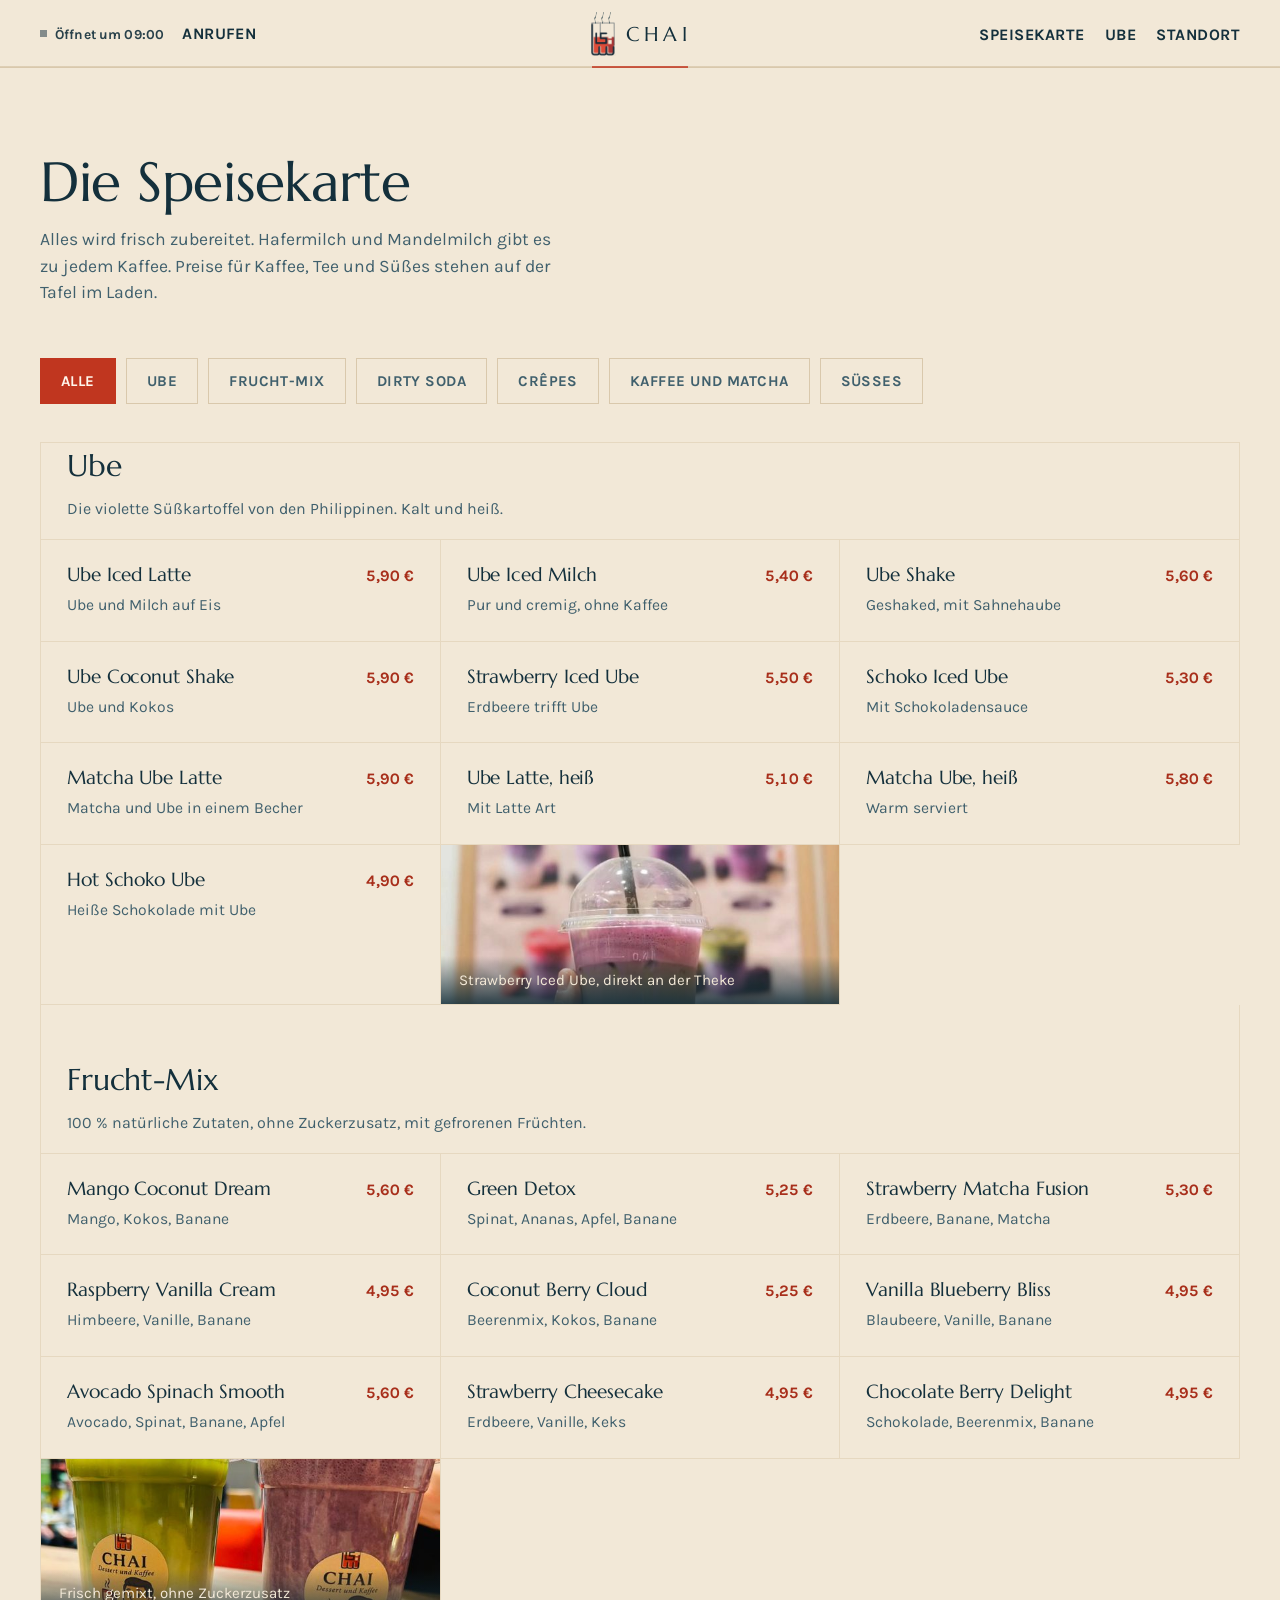
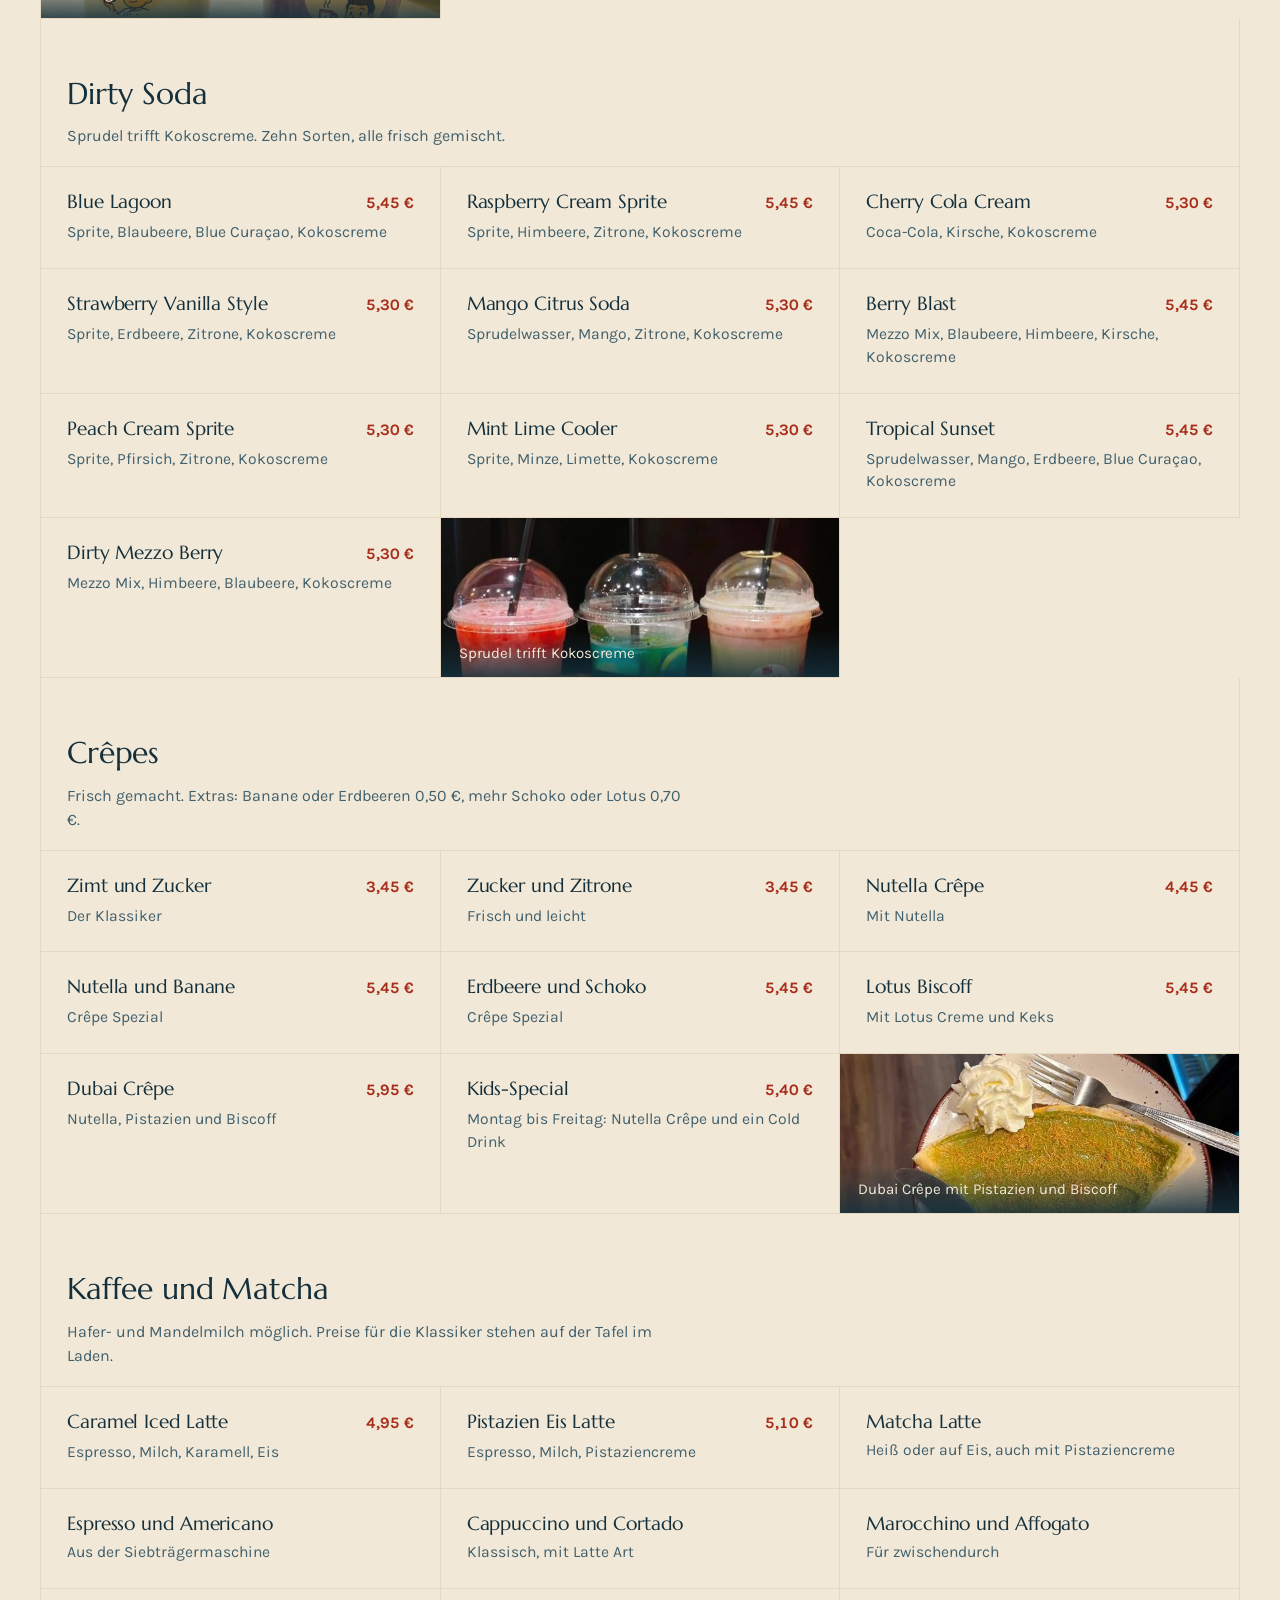
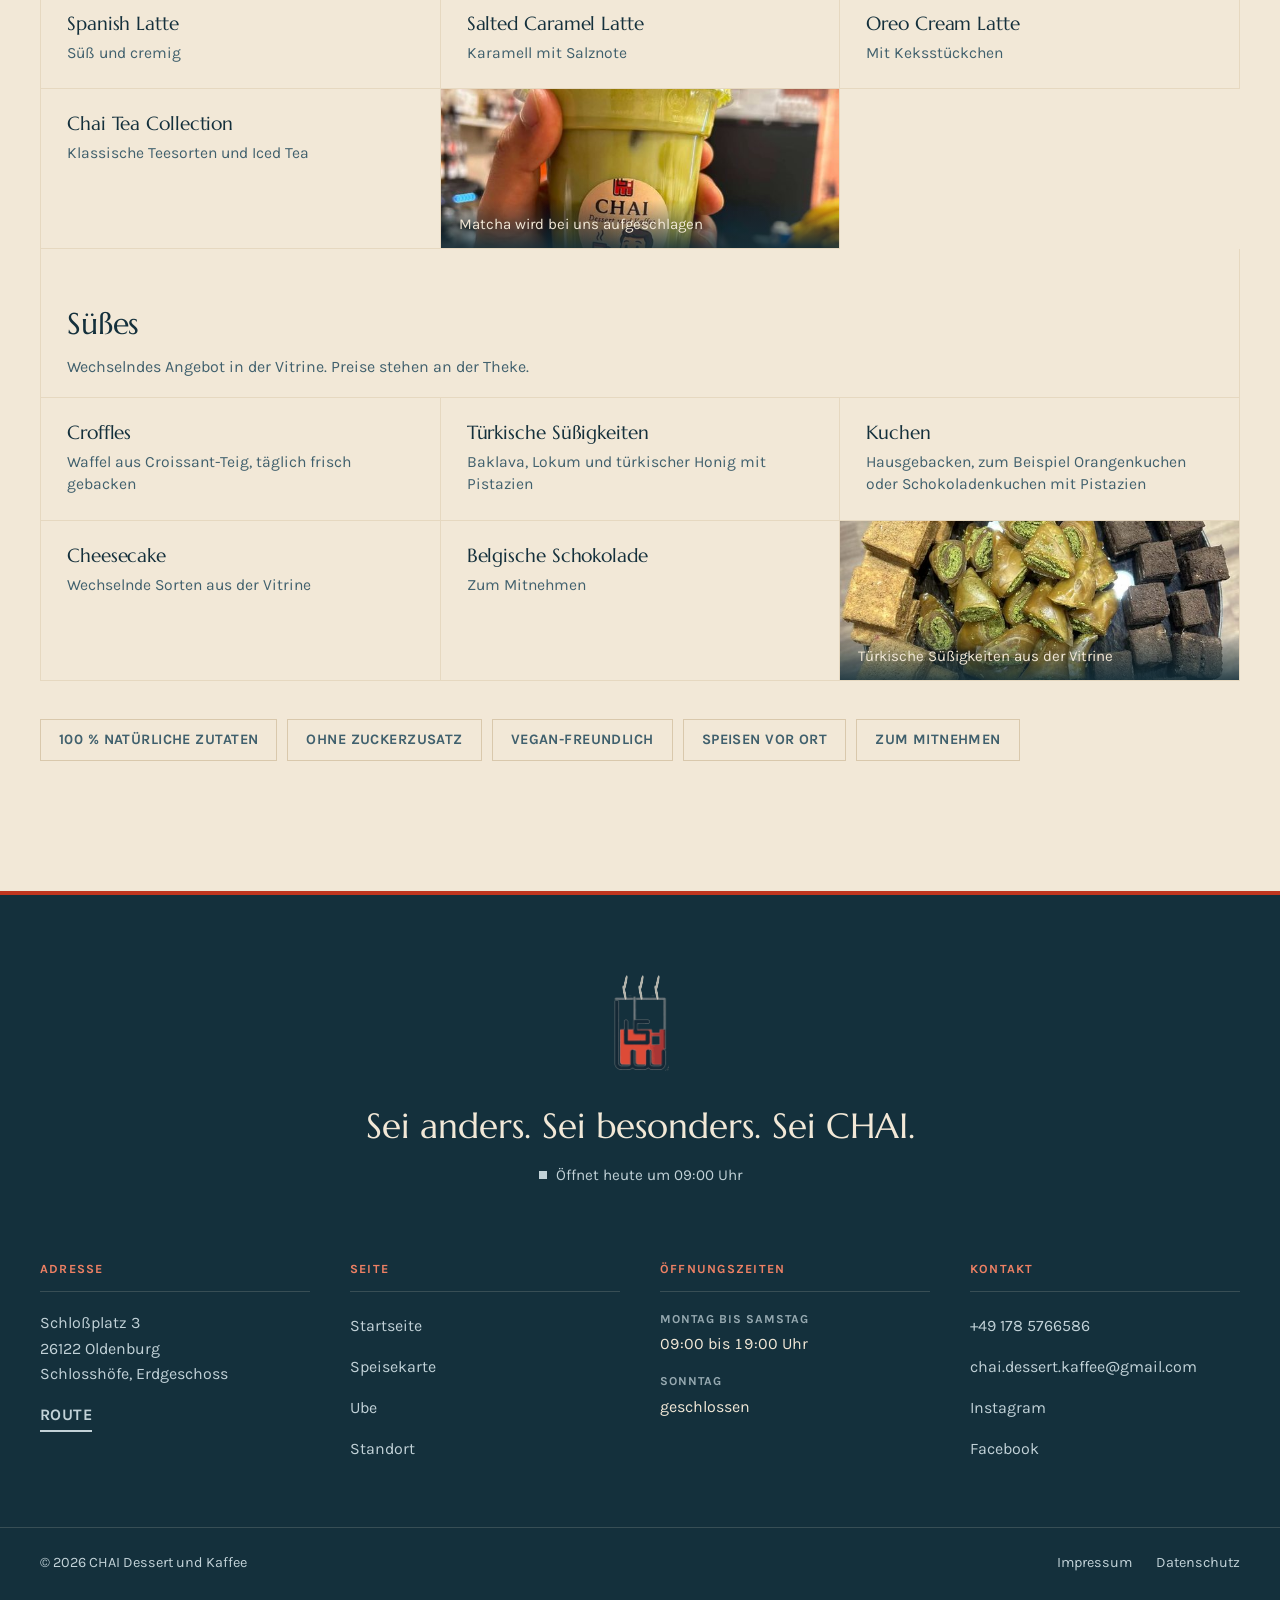
<file: speisekarte.html>
<!DOCTYPE html>
<html lang="de">
<head>
<meta charset="utf-8">
<meta name="viewport" content="width=device-width, initial-scale=1">
<title>Speisekarte - CHAI Dessert und Kaffee, Oldenburg</title>
<meta name="description" content="Die ganze Karte von CHAI Dessert und Kaffee: Ube, Frucht-Mix, Dirty Soda, Crêpes, Kaffee, Matcha und türkische Süßigkeiten mit Preisen.">
<meta name="color-scheme" content="light">
<meta name="theme-color" content="#F2E8D7">
<link rel="icon" href="assets/img/favicon-32.png" sizes="32x32">
<link rel="apple-touch-icon" href="assets/img/apple-touch-icon.png">
<link rel="preload" as="font" type="font/woff2" href="assets/fonts/marcellus-400-latin.woff2" crossorigin>
<link rel="preload" as="font" type="font/woff2" href="assets/fonts/karla-400-latin.woff2" crossorigin>
<link rel="stylesheet" href="assets/fonts/fonts.css">
<link rel="stylesheet" href="styles.css?v=20260908-1">
</head>
<body>

<a class="skip" href="#inhalt">Zum Inhalt springen</a>

<header class="site-header">
  <nav class="nav" aria-label="Hauptnavigation">
    <div class="nav-contact">
      <span class="nav-status" data-status hidden><span class="dot" aria-hidden="true"></span><span data-status-short></span></span>
      <a href="tel:+491785766586">Anrufen</a>
    </div>
    <a class="brand" href="index.html" aria-label="CHAI Dessert und Kaffee, Startseite">
      <span class="logo-symbol" aria-hidden="true">
        <img class="logo-symbol__cup" src="assets/img/logo-mark.png" alt="" width="400" height="400">
        <span class="logo-symbol__steam"><i></i><i></i><i></i></span>
      </span>
      <b>CHAI</b>
    </a>
    <button class="nav-toggle" type="button" aria-expanded="false" aria-controls="hauptmenue">Menü</button>
    <ul class="nav-links" id="hauptmenue">
      <li><a href="speisekarte.html">Speisekarte</a></li>
      <li><a href="index.html#ube">Ube</a></li>
      <li><a href="index.html#standort">Standort</a></li>
    </ul>
  </nav>
</header>

<main class="karte-page" id="inhalt">

  <div class="karte-head">
    <h1 class="h-block">Die Speisekarte</h1>
    <p>Alles wird frisch zubereitet. Hafermilch und Mandelmilch gibt es zu jedem Kaffee. Preise für Kaffee, Tee und Süßes stehen auf der Tafel im Laden.</p>
  </div>

  <div class="karte-body">
    <div class="chips" role="group" aria-label="Speisekarte nach Kategorie filtern">
      <button class="chip" type="button" aria-pressed="true"  data-filter="alle">Alle</button>
      <button class="chip" type="button" aria-pressed="false" data-filter="ube">Ube</button>
      <button class="chip" type="button" aria-pressed="false" data-filter="frucht">Frucht-Mix</button>
      <button class="chip" type="button" aria-pressed="false" data-filter="soda">Dirty Soda</button>
      <button class="chip" type="button" aria-pressed="false" data-filter="crepes">Crêpes</button>
      <button class="chip" type="button" aria-pressed="false" data-filter="kaffee">Kaffee und Matcha</button>
      <button class="chip" type="button" aria-pressed="false" data-filter="suess">Süßes</button>
    </div>

    <div class="menu-grid" id="karten-liste">



      <!-- UBE -->
      <div class="cat-head" data-cat="ube"><div><h3>Ube</h3><p>Die violette Süßkartoffel von den Philippinen. Kalt und heiß.</p></div></div>
      <article class="item" data-cat="ube"><div class="item-top"><h3>Ube Iced Latte</h3><span class="price">5,90 €</span></div><p>Ube und Milch auf Eis</p></article>
      <article class="item" data-cat="ube"><div class="item-top"><h3>Ube Iced Milch</h3><span class="price">5,40 €</span></div><p>Pur und cremig, ohne Kaffee</p></article>
      <article class="item" data-cat="ube"><div class="item-top"><h3>Ube Shake</h3><span class="price">5,60 €</span></div><p>Geshaked, mit Sahnehaube</p></article>
      <article class="item" data-cat="ube"><div class="item-top"><h3>Ube Coconut Shake</h3><span class="price">5,90 €</span></div><p>Ube und Kokos</p></article>
      <article class="item" data-cat="ube"><div class="item-top"><h3>Strawberry Iced Ube</h3><span class="price">5,50 €</span></div><p>Erdbeere trifft Ube</p></article>
      <article class="item" data-cat="ube"><div class="item-top"><h3>Schoko Iced Ube</h3><span class="price">5,30 €</span></div><p>Mit Schokoladensauce</p></article>
      <article class="item" data-cat="ube"><div class="item-top"><h3>Matcha Ube Latte</h3><span class="price">5,90 €</span></div><p>Matcha und Ube in einem Becher</p></article>
      <article class="item" data-cat="ube"><div class="item-top"><h3>Ube Latte, heiß</h3><span class="price">5,10 €</span></div><p>Mit Latte Art</p></article>
      <article class="item" data-cat="ube"><div class="item-top"><h3>Matcha Ube, heiß</h3><span class="price">5,80 €</span></div><p>Warm serviert</p></article>
      <article class="item" data-cat="ube"><div class="item-top"><h3>Hot Schoko Ube</h3><span class="price">4,90 €</span></div><p>Heiße Schokolade mit Ube</p></article>

      <!-- FRUCHT-MIX -->
      <figure class="item item-foto" data-cat="ube">
        <img src="assets/img/cat-ube.jpg" width="600" height="320" alt="Ube Getränk vor der Ube Menütafel im Café" loading="lazy" decoding="async">
        <figcaption>Strawberry Iced Ube, direkt an der Theke</figcaption>
      </figure>
      <div class="cat-head" data-cat="frucht"><div><h3>Frucht-Mix</h3><p>100 % natürliche Zutaten, ohne Zuckerzusatz, mit gefrorenen Früchten.</p></div></div>
      <article class="item" data-cat="frucht"><div class="item-top"><h3>Mango Coconut Dream</h3><span class="price">5,60 €</span></div><p>Mango, Kokos, Banane</p></article>
      <article class="item" data-cat="frucht"><div class="item-top"><h3>Green Detox</h3><span class="price">5,25 €</span></div><p>Spinat, Ananas, Apfel, Banane</p></article>
      <article class="item" data-cat="frucht"><div class="item-top"><h3>Strawberry Matcha Fusion</h3><span class="price">5,30 €</span></div><p>Erdbeere, Banane, Matcha</p></article>
      <article class="item" data-cat="frucht"><div class="item-top"><h3>Raspberry Vanilla Cream</h3><span class="price">4,95 €</span></div><p>Himbeere, Vanille, Banane</p></article>
      <article class="item" data-cat="frucht"><div class="item-top"><h3>Coconut Berry Cloud</h3><span class="price">5,25 €</span></div><p>Beerenmix, Kokos, Banane</p></article>
      <article class="item" data-cat="frucht"><div class="item-top"><h3>Vanilla Blueberry Bliss</h3><span class="price">4,95 €</span></div><p>Blaubeere, Vanille, Banane</p></article>
      <article class="item" data-cat="frucht"><div class="item-top"><h3>Avocado Spinach Smooth</h3><span class="price">5,60 €</span></div><p>Avocado, Spinat, Banane, Apfel</p></article>
      <article class="item" data-cat="frucht"><div class="item-top"><h3>Strawberry Cheesecake</h3><span class="price">4,95 €</span></div><p>Erdbeere, Vanille, Keks</p></article>
      <article class="item" data-cat="frucht"><div class="item-top"><h3>Chocolate Berry Delight</h3><span class="price">4,95 €</span></div><p>Schokolade, Beerenmix, Banane</p></article>

      <!-- DIRTY SODA -->
      <figure class="item item-foto" data-cat="frucht">
        <img src="assets/img/cat-frucht.jpg" width="600" height="320" alt="Zwei Frucht-Mix Becher mit CHAI Aufkleber" loading="lazy" decoding="async">
        <figcaption>Frisch gemixt, ohne Zuckerzusatz</figcaption>
      </figure>
      <div class="cat-head" data-cat="soda"><div><h3>Dirty Soda</h3><p>Sprudel trifft Kokoscreme. Zehn Sorten, alle frisch gemischt.</p></div></div>
      <article class="item" data-cat="soda"><div class="item-top"><h3>Blue Lagoon</h3><span class="price">5,45 €</span></div><p>Sprite, Blaubeere, Blue Curaçao, Kokoscreme</p></article>
      <article class="item" data-cat="soda"><div class="item-top"><h3>Raspberry Cream Sprite</h3><span class="price">5,45 €</span></div><p>Sprite, Himbeere, Zitrone, Kokoscreme</p></article>
      <article class="item" data-cat="soda"><div class="item-top"><h3>Cherry Cola Cream</h3><span class="price">5,30 €</span></div><p>Coca-Cola, Kirsche, Kokoscreme</p></article>
      <article class="item" data-cat="soda"><div class="item-top"><h3>Strawberry Vanilla Style</h3><span class="price">5,30 €</span></div><p>Sprite, Erdbeere, Zitrone, Kokoscreme</p></article>
      <article class="item" data-cat="soda"><div class="item-top"><h3>Mango Citrus Soda</h3><span class="price">5,30 €</span></div><p>Sprudelwasser, Mango, Zitrone, Kokoscreme</p></article>
      <article class="item" data-cat="soda"><div class="item-top"><h3>Berry Blast</h3><span class="price">5,45 €</span></div><p>Mezzo Mix, Blaubeere, Himbeere, Kirsche, Kokoscreme</p></article>
      <article class="item" data-cat="soda"><div class="item-top"><h3>Peach Cream Sprite</h3><span class="price">5,30 €</span></div><p>Sprite, Pfirsich, Zitrone, Kokoscreme</p></article>
      <article class="item" data-cat="soda"><div class="item-top"><h3>Mint Lime Cooler</h3><span class="price">5,30 €</span></div><p>Sprite, Minze, Limette, Kokoscreme</p></article>
      <article class="item" data-cat="soda"><div class="item-top"><h3>Tropical Sunset</h3><span class="price">5,45 €</span></div><p>Sprudelwasser, Mango, Erdbeere, Blue Curaçao, Kokoscreme</p></article>
      <article class="item" data-cat="soda"><div class="item-top"><h3>Dirty Mezzo Berry</h3><span class="price">5,30 €</span></div><p>Mezzo Mix, Himbeere, Blaubeere, Kokoscreme</p></article>

      <!-- CRÊPES -->
      <figure class="item item-foto" data-cat="soda">
        <img src="assets/img/cat-soda.jpg" width="600" height="320" alt="Drei Dirty Sodas in Bechern auf dem Holztisch" loading="lazy" decoding="async">
        <figcaption>Sprudel trifft Kokoscreme</figcaption>
      </figure>
      <div class="cat-head" data-cat="crepes"><div><h3>Crêpes</h3><p>Frisch gemacht. Extras: Banane oder Erdbeeren 0,50 €, mehr Schoko oder Lotus 0,70 €.</p></div></div>
      <article class="item" data-cat="crepes"><div class="item-top"><h3>Zimt und Zucker</h3><span class="price">3,45 €</span></div><p>Der Klassiker</p></article>
      <article class="item" data-cat="crepes"><div class="item-top"><h3>Zucker und Zitrone</h3><span class="price">3,45 €</span></div><p>Frisch und leicht</p></article>
      <article class="item" data-cat="crepes"><div class="item-top"><h3>Nutella Crêpe</h3><span class="price">4,45 €</span></div><p>Mit Nutella</p></article>
      <article class="item" data-cat="crepes"><div class="item-top"><h3>Nutella und Banane</h3><span class="price">5,45 €</span></div><p>Crêpe Spezial</p></article>
      <article class="item" data-cat="crepes"><div class="item-top"><h3>Erdbeere und Schoko</h3><span class="price">5,45 €</span></div><p>Crêpe Spezial</p></article>
      <article class="item" data-cat="crepes"><div class="item-top"><h3>Lotus Biscoff</h3><span class="price">5,45 €</span></div><p>Mit Lotus Creme und Keks</p></article>
      <article class="item" data-cat="crepes"><div class="item-top"><h3>Dubai Crêpe</h3><span class="price">5,95 €</span></div><p>Nutella, Pistazien und Biscoff</p></article>
      <article class="item" data-cat="crepes"><div class="item-top"><h3>Kids-Special</h3><span class="price">5,40 €</span></div><p>Montag bis Freitag: Nutella Crêpe und ein Cold Drink</p></article>

      <!-- KAFFEE UND MATCHA -->
      <figure class="item item-foto" data-cat="crepes">
        <img src="assets/img/cat-crepes.jpg" width="600" height="320" alt="Crêpe mit Pistaziencreme auf dem Teller" loading="lazy" decoding="async">
        <figcaption>Dubai Crêpe mit Pistazien und Biscoff</figcaption>
      </figure>
      <div class="cat-head" data-cat="kaffee"><div><h3>Kaffee und Matcha</h3><p>Hafer- und Mandelmilch möglich. Preise für die Klassiker stehen auf der Tafel im Laden.</p></div></div>
      <article class="item" data-cat="kaffee"><div class="item-top"><h3>Caramel Iced Latte</h3><span class="price">4,95 €</span></div><p>Espresso, Milch, Karamell, Eis</p></article>
      <article class="item" data-cat="kaffee"><div class="item-top"><h3>Pistazien Eis Latte</h3><span class="price">5,10 €</span></div><p>Espresso, Milch, Pistaziencreme</p></article>
      <article class="item" data-cat="kaffee"><div class="item-top"><h3>Matcha Latte</h3></div><p>Heiß oder auf Eis, auch mit Pistaziencreme</p></article>
      <article class="item" data-cat="kaffee"><div class="item-top"><h3>Espresso und Americano</h3></div><p>Aus der Siebträgermaschine</p></article>
      <article class="item" data-cat="kaffee"><div class="item-top"><h3>Cappuccino und Cortado</h3></div><p>Klassisch, mit Latte Art</p></article>
      <article class="item" data-cat="kaffee"><div class="item-top"><h3>Marocchino und Affogato</h3></div><p>Für zwischendurch</p></article>
      <article class="item" data-cat="kaffee"><div class="item-top"><h3>Spanish Latte</h3></div><p>Süß und cremig</p></article>
      <article class="item" data-cat="kaffee"><div class="item-top"><h3>Salted Caramel Latte</h3></div><p>Karamell mit Salznote</p></article>
      <article class="item" data-cat="kaffee"><div class="item-top"><h3>Oreo Cream Latte</h3></div><p>Mit Keksstückchen</p></article>
      <article class="item" data-cat="kaffee"><div class="item-top"><h3>Chai Tea Collection</h3></div><p>Klassische Teesorten und Iced Tea</p></article>

      <!-- SÜSSES -->
      <figure class="item item-foto" data-cat="kaffee">
        <img src="assets/img/cat-kaffee.jpg" width="600" height="320" alt="Matcha Latte im CHAI Becher" loading="lazy" decoding="async">
        <figcaption>Matcha wird bei uns aufgeschlagen</figcaption>
      </figure>
      <div class="cat-head" data-cat="suess"><div><h3>Süßes</h3><p>Wechselndes Angebot in der Vitrine. Preise stehen an der Theke.</p></div></div>
      <article class="item" data-cat="suess"><div class="item-top"><h3>Croffles</h3></div><p>Waffel aus Croissant-Teig, täglich frisch gebacken</p></article>
      <article class="item" data-cat="suess"><div class="item-top"><h3>Türkische Süßigkeiten</h3></div><p>Baklava, Lokum und türkischer Honig mit Pistazien</p></article>
      <article class="item" data-cat="suess"><div class="item-top"><h3>Kuchen</h3></div><p>Hausgebacken, zum Beispiel Orangenkuchen oder Schokoladenkuchen mit Pistazien</p></article>
      <article class="item" data-cat="suess"><div class="item-top"><h3>Cheesecake</h3></div><p>Wechselnde Sorten aus der Vitrine</p></article>
      <article class="item" data-cat="suess"><div class="item-top"><h3>Belgische Schokolade</h3></div><p>Zum Mitnehmen</p></article>
      <figure class="item item-foto" data-cat="suess">
        <img src="assets/img/cat-suess.jpg" width="600" height="320" alt="Teller mit türkischen Süßigkeiten und Pistazien" loading="lazy" decoding="async">
        <figcaption>Türkische Süßigkeiten aus der Vitrine</figcaption>
      </figure>
    </div>

    <ul class="badges">
      <li>100 % natürliche Zutaten</li>
      <li>Ohne Zuckerzusatz</li>
      <li>Vegan-freundlich</li>
      <li>Speisen vor Ort</li>
      <li>Zum Mitnehmen</li>
    </ul>
  </div>
</main>

<footer class="site-footer">
  <div class="foot-top">
    <div class="foot-mark reveal">
      <span class="logo-symbol logo-symbol--footer" aria-hidden="true">
        <img class="logo-symbol__cup" src="assets/img/logo-mark.png" alt="" width="400" height="400" loading="lazy" decoding="async">
        <span class="logo-symbol__steam"><i></i><i></i><i></i></span>
      </span>
    </div>
    <p class="foot-claim">Sei anders. Sei besonders. Sei CHAI.</p>
    <p class="foot-status" data-status hidden><span class="dot" aria-hidden="true"></span><span data-status-text></span></p>
  </div>

  <div class="foot-grid">
    <div>
      <h4>Adresse</h4>
      <p class="foot-address">
        Schloßplatz 3<br>
        26122 Oldenburg<br>
        Schlosshöfe, Erdgeschoss
      </p>
      <a class="link-u foot-maps" href="https://maps.google.com/?q=Chai,+Dessert+und+Kaffee,+Schlo%C3%9Fplatz+3,+26122+Oldenburg" target="_blank" rel="noopener">Route</a>
    </div>
    <div>
      <h4>Seite</h4>
      <ul>
        <li><a href="index.html">Startseite</a></li>
        <li><a href="speisekarte.html">Speisekarte</a></li>
        <li><a href="index.html#ube">Ube</a></li>
        <li><a href="index.html#standort">Standort</a></li>
      </ul>
    </div>
    <div>
      <h4>Öffnungszeiten</h4>
      <dl class="hours-list">
        <div><dt>Montag bis Samstag</dt><dd>09:00 bis 19:00 Uhr</dd></div>
        <div><dt>Sonntag</dt><dd>geschlossen</dd></div>
      </dl>
    </div>
    <div>
      <h4>Kontakt</h4>
      <ul>
        <li><a href="tel:+491785766586">+49 178 5766586</a></li>
        <li><a href="mailto:chai.dessert.kaffee@gmail.com">chai.dessert.kaffee<span class="wbr"></span>@gmail.com</a></li>
        <li><a href="https://www.instagram.com/chai.dessert.kaffee/" target="_blank" rel="noopener">Instagram</a></li>
        <li><a href="https://www.facebook.com/p/CHAI-Dessert-und-Kaffee-61582278866664/" target="_blank" rel="noopener">Facebook</a></li>
      </ul>
    </div>
  </div>

  <div class="foot-bottom">
    <span>© 2026 CHAI Dessert und Kaffee</span>
    <span class="foot-legal"><a href="impressum.html">Impressum</a><a href="datenschutz.html">Datenschutz</a></span>
  </div>
</footer>

<script src="main.js?v=20260908-1" defer></script>
</body>
</html>
</file>
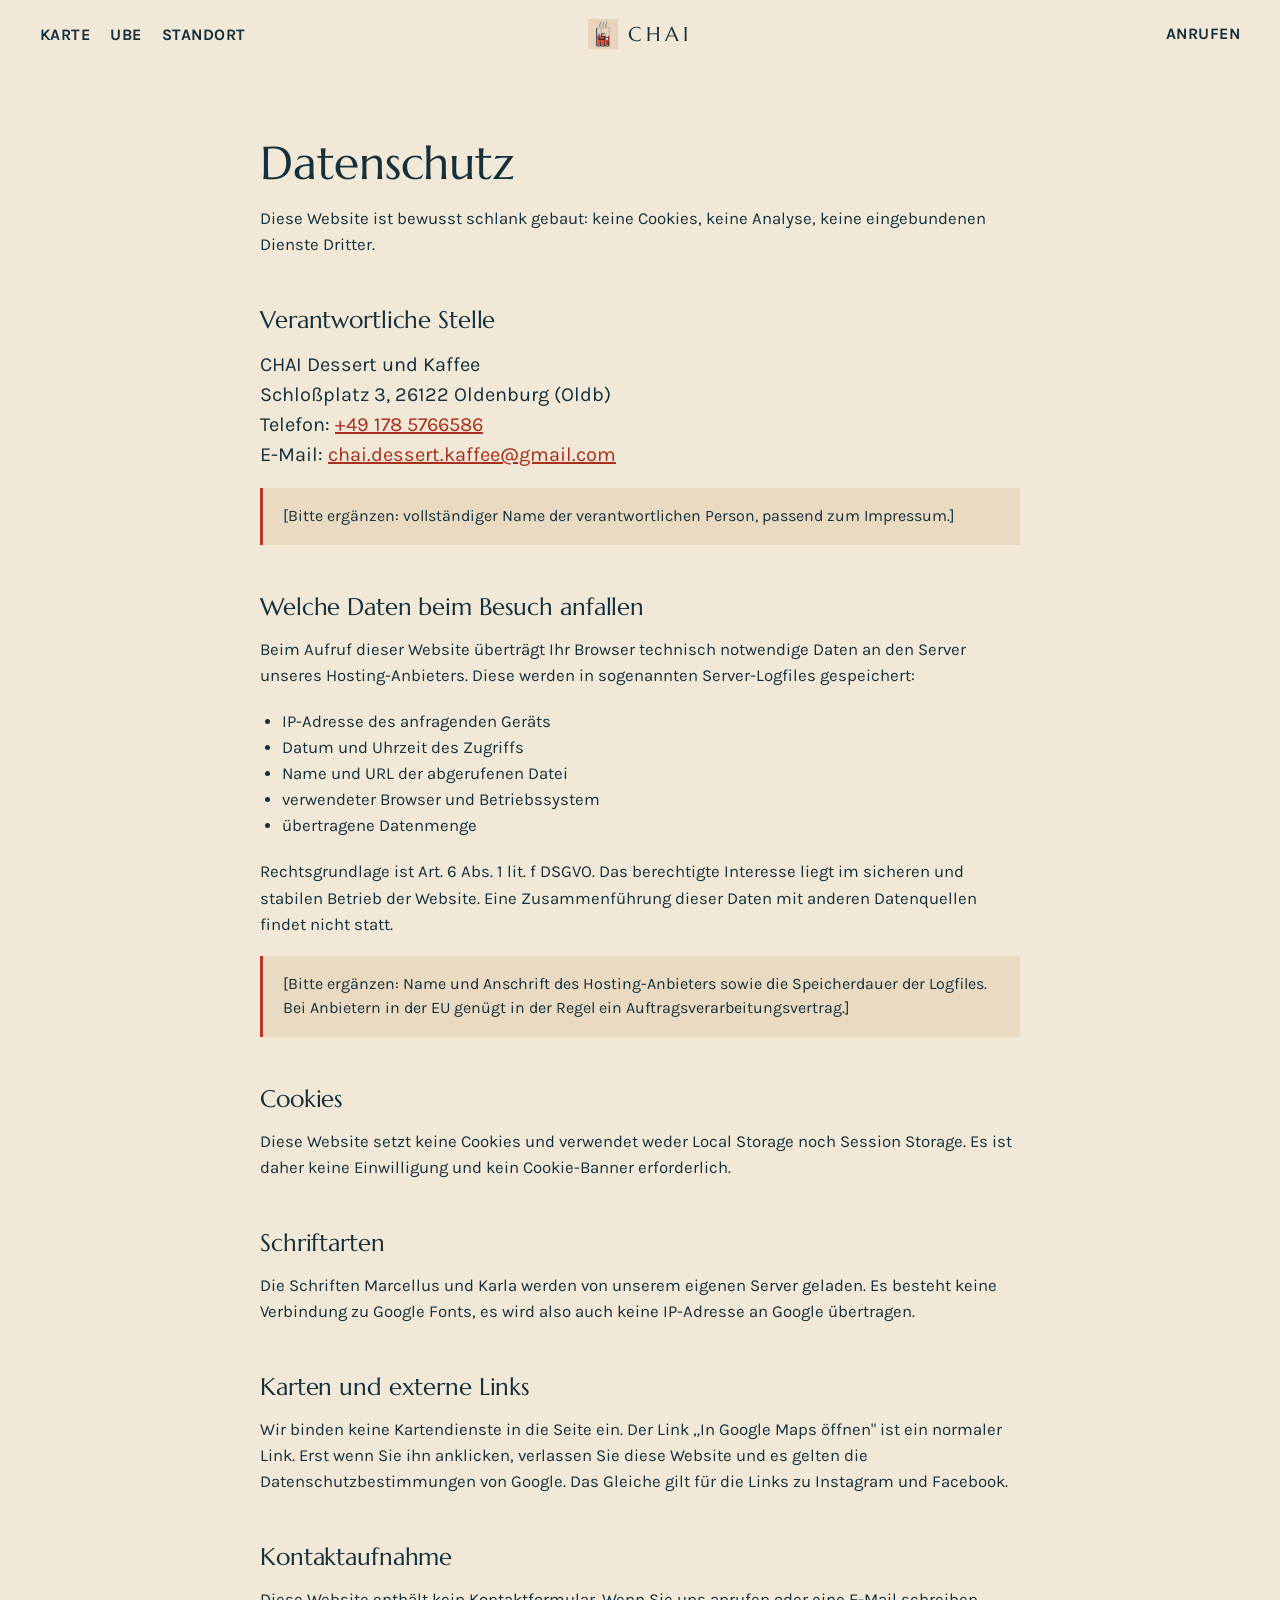
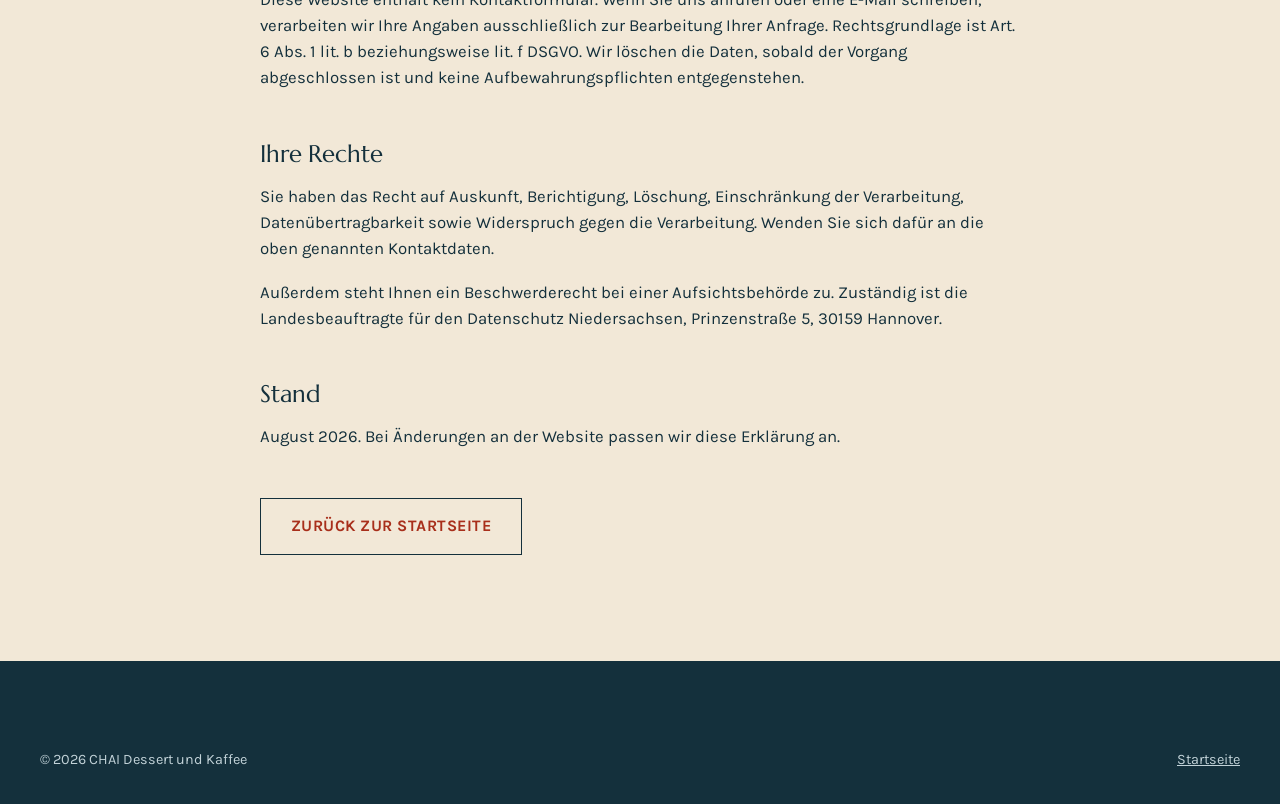
<file: site/datenschutz.html>
<!DOCTYPE html>
<html lang="de">
<head>
<meta charset="utf-8">
<meta name="viewport" content="width=device-width, initial-scale=1">
<title>Datenschutz - CHAI Dessert und Kaffee</title>
<meta name="description" content="Datenschutzerklärung von CHAI Dessert und Kaffee, Oldenburg. Diese Website setzt keine Cookies und bindet keine Dienste Dritter ein.">
<meta name="robots" content="noindex">
<meta name="color-scheme" content="light">
<meta name="theme-color" content="#F2E8D7">
<link rel="icon" href="assets/img/favicon-32.png" sizes="32x32">
<link rel="apple-touch-icon" href="assets/img/apple-touch-icon.png">
<link rel="stylesheet" href="assets/fonts/fonts.css">
<link rel="stylesheet" href="styles.css">
</head>
<body>

<a class="skip" href="#inhalt">Zum Inhalt springen</a>

<header class="site-header">
  <div class="nav">
    <ul class="nav-links" id="hauptmenue">
      <li><a href="speisekarte.html">Karte</a></li>
      <li><a href="index.html#ube">Ube</a></li>
      <li><a href="index.html#standort">Standort</a></li>
    </ul>
    <button class="nav-toggle" type="button" aria-expanded="false" aria-controls="hauptmenue">Menü</button>
    <a class="brand" href="index.html" aria-label="CHAI Dessert und Kaffee, Startseite">
      <img src="assets/img/logo-glass.png" alt="" width="30" height="30">
      <b>CHAI</b>
    </a>
    <div class="nav-end"><a href="tel:+491785766586">Anrufen</a></div>
  </div>
</header>

<main class="legal" id="inhalt">
  <h1>Datenschutz</h1>
  <p class="lede">Diese Website ist bewusst schlank gebaut: keine Cookies, keine Analyse, keine eingebundenen Dienste Dritter.</p>

  <h2>Verantwortliche Stelle</h2>
  <address>
    CHAI Dessert und Kaffee<br>
    Schloßplatz 3, 26122 Oldenburg (Oldb)<br>
    Telefon: <a href="tel:+491785766586">+49 178 5766586</a><br>
    E-Mail: <a href="mailto:chai.dessert.kaffee@gmail.com">chai.dessert.kaffee@gmail.com</a>
  </address>
  <p><mark>[Bitte ergänzen: vollständiger Name der verantwortlichen Person, passend zum Impressum.]</mark></p>

  <h2>Welche Daten beim Besuch anfallen</h2>
  <p>Beim Aufruf dieser Website überträgt Ihr Browser technisch notwendige Daten an den Server unseres Hosting-Anbieters. Diese werden in sogenannten Server-Logfiles gespeichert:</p>
  <ul>
    <li>IP-Adresse des anfragenden Geräts</li>
    <li>Datum und Uhrzeit des Zugriffs</li>
    <li>Name und URL der abgerufenen Datei</li>
    <li>verwendeter Browser und Betriebssystem</li>
    <li>übertragene Datenmenge</li>
  </ul>
  <p>Rechtsgrundlage ist Art. 6 Abs. 1 lit. f DSGVO. Das berechtigte Interesse liegt im sicheren und stabilen Betrieb der Website. Eine Zusammenführung dieser Daten mit anderen Datenquellen findet nicht statt.</p>
  <p><mark>[Bitte ergänzen: Name und Anschrift des Hosting-Anbieters sowie die Speicherdauer der Logfiles. Bei Anbietern in der EU genügt in der Regel ein Auftragsverarbeitungsvertrag.]</mark></p>

  <h2>Cookies</h2>
  <p>Diese Website setzt keine Cookies und verwendet weder Local Storage noch Session Storage. Es ist daher keine Einwilligung und kein Cookie-Banner erforderlich.</p>

  <h2>Schriftarten</h2>
  <p>Die Schriften Marcellus und Karla werden von unserem eigenen Server geladen. Es besteht keine Verbindung zu Google Fonts, es wird also auch keine IP-Adresse an Google übertragen.</p>

  <h2>Karten und externe Links</h2>
  <p>Wir binden keine Kartendienste in die Seite ein. Der Link „In Google Maps öffnen" ist ein normaler Link. Erst wenn Sie ihn anklicken, verlassen Sie diese Website und es gelten die Datenschutzbestimmungen von Google. Das Gleiche gilt für die Links zu Instagram und Facebook.</p>

  <h2>Kontaktaufnahme</h2>
  <p>Diese Website enthält kein Kontaktformular. Wenn Sie uns anrufen oder eine E-Mail schreiben, verarbeiten wir Ihre Angaben ausschließlich zur Bearbeitung Ihrer Anfrage. Rechtsgrundlage ist Art. 6 Abs. 1 lit. b beziehungsweise lit. f DSGVO. Wir löschen die Daten, sobald der Vorgang abgeschlossen ist und keine Aufbewahrungspflichten entgegenstehen.</p>

  <h2>Ihre Rechte</h2>
  <p>Sie haben das Recht auf Auskunft, Berichtigung, Löschung, Einschränkung der Verarbeitung, Datenübertragbarkeit sowie Widerspruch gegen die Verarbeitung. Wenden Sie sich dafür an die oben genannten Kontaktdaten.</p>
  <p>Außerdem steht Ihnen ein Beschwerderecht bei einer Aufsichtsbehörde zu. Zuständig ist die Landesbeauftragte für den Datenschutz Niedersachsen, Prinzenstraße 5, 30159 Hannover.</p>

  <h2>Stand</h2>
  <p>August 2026. Bei Änderungen an der Website passen wir diese Erklärung an.</p>

  <p class="back-link"><a class="btn btn-line" href="index.html">Zurück zur Startseite</a></p>
</main>

<footer class="site-footer">
  <div class="foot-bottom" style="margin-top:0;border-top:0;padding-top:0">
    <span>© 2026 CHAI Dessert und Kaffee</span>
    <span><a href="index.html">Startseite</a></span>
  </div>
</footer>

</body>
</html>
</file>
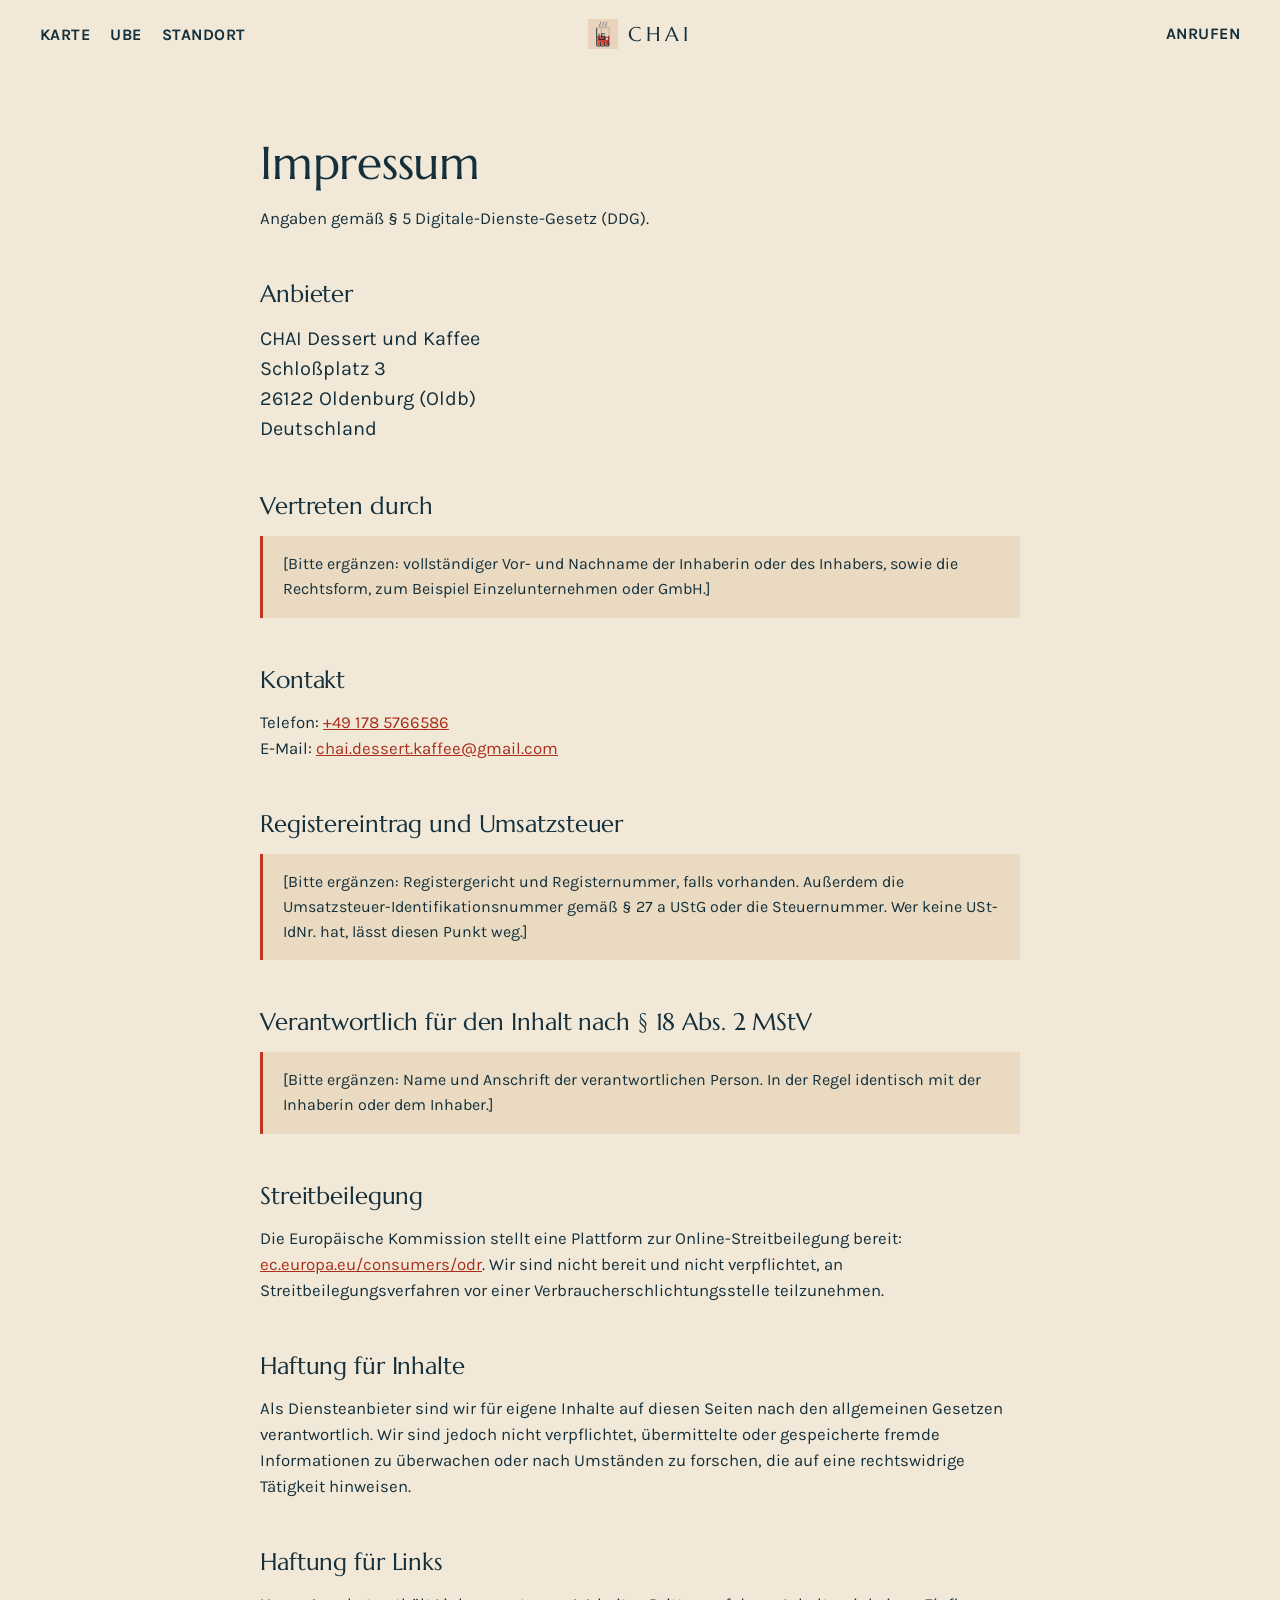
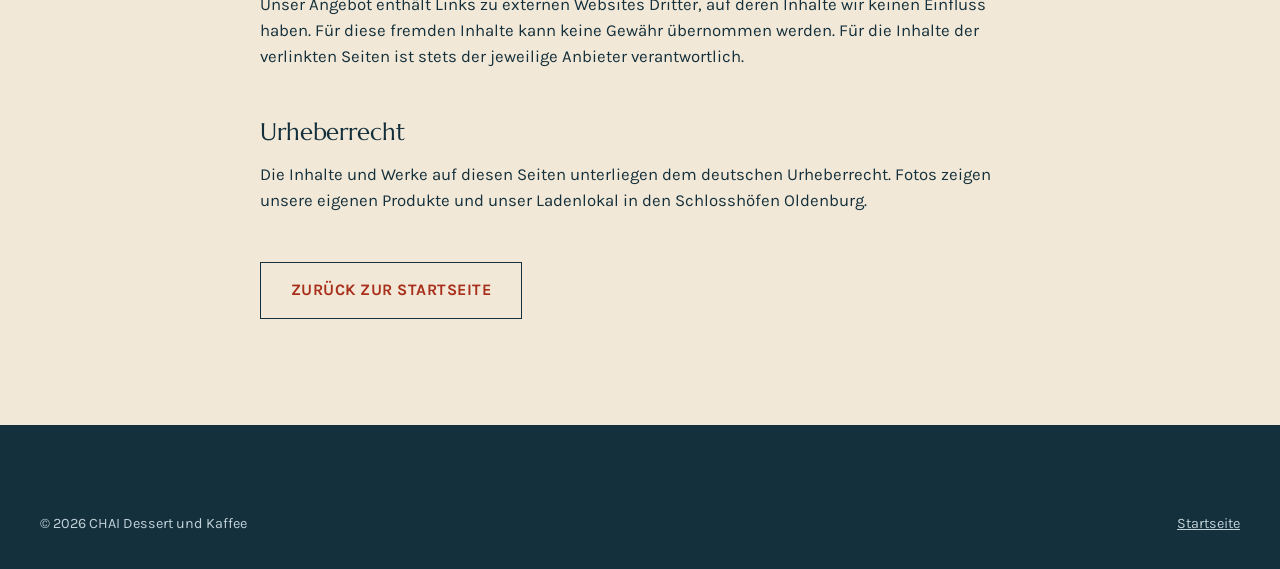
<file: site/impressum.html>
<!DOCTYPE html>
<html lang="de">
<head>
<meta charset="utf-8">
<meta name="viewport" content="width=device-width, initial-scale=1">
<title>Impressum - CHAI Dessert und Kaffee</title>
<meta name="description" content="Impressum und Anbieterkennzeichnung von CHAI Dessert und Kaffee, Schloßplatz 3, 26122 Oldenburg.">
<meta name="robots" content="noindex">
<meta name="color-scheme" content="light">
<meta name="theme-color" content="#F2E8D7">
<link rel="icon" href="assets/img/favicon-32.png" sizes="32x32">
<link rel="apple-touch-icon" href="assets/img/apple-touch-icon.png">
<link rel="stylesheet" href="assets/fonts/fonts.css">
<link rel="stylesheet" href="styles.css">
</head>
<body>

<a class="skip" href="#inhalt">Zum Inhalt springen</a>

<header class="site-header">
  <div class="nav">
    <ul class="nav-links" id="hauptmenue">
      <li><a href="speisekarte.html">Karte</a></li>
      <li><a href="index.html#ube">Ube</a></li>
      <li><a href="index.html#standort">Standort</a></li>
    </ul>
    <button class="nav-toggle" type="button" aria-expanded="false" aria-controls="hauptmenue">Menü</button>
    <a class="brand" href="index.html" aria-label="CHAI Dessert und Kaffee, Startseite">
      <img src="assets/img/logo-glass.png" alt="" width="30" height="30">
      <b>CHAI</b>
    </a>
    <div class="nav-end"><a href="tel:+491785766586">Anrufen</a></div>
  </div>
</header>

<main class="legal" id="inhalt">
  <h1>Impressum</h1>
  <p class="lede">Angaben gemäß § 5 Digitale-Dienste-Gesetz (DDG).</p>

  <h2>Anbieter</h2>
  <address>
    CHAI Dessert und Kaffee<br>
    Schloßplatz 3<br>
    26122 Oldenburg (Oldb)<br>
    Deutschland
  </address>

  <h2>Vertreten durch</h2>
  <p><mark>[Bitte ergänzen: vollständiger Vor- und Nachname der Inhaberin oder des Inhabers, sowie die Rechtsform, zum Beispiel Einzelunternehmen oder GmbH.]</mark></p>

  <h2>Kontakt</h2>
  <p>
    Telefon: <a href="tel:+491785766586">+49 178 5766586</a><br>
    E-Mail: <a href="mailto:chai.dessert.kaffee@gmail.com">chai.dessert.kaffee@gmail.com</a>
  </p>

  <h2>Registereintrag und Umsatzsteuer</h2>
  <p><mark>[Bitte ergänzen: Registergericht und Registernummer, falls vorhanden. Außerdem die Umsatzsteuer-Identifikationsnummer gemäß § 27 a UStG oder die Steuernummer. Wer keine USt-IdNr. hat, lässt diesen Punkt weg.]</mark></p>

  <h2>Verantwortlich für den Inhalt nach § 18 Abs. 2 MStV</h2>
  <p><mark>[Bitte ergänzen: Name und Anschrift der verantwortlichen Person. In der Regel identisch mit der Inhaberin oder dem Inhaber.]</mark></p>

  <h2>Streitbeilegung</h2>
  <p>Die Europäische Kommission stellt eine Plattform zur Online-Streitbeilegung bereit:
    <a href="https://ec.europa.eu/consumers/odr/" target="_blank" rel="noopener">ec.europa.eu/consumers/odr</a>.
    Wir sind nicht bereit und nicht verpflichtet, an Streitbeilegungsverfahren vor einer Verbraucherschlichtungsstelle teilzunehmen.</p>

  <h2>Haftung für Inhalte</h2>
  <p>Als Diensteanbieter sind wir für eigene Inhalte auf diesen Seiten nach den allgemeinen Gesetzen verantwortlich. Wir sind jedoch nicht verpflichtet, übermittelte oder gespeicherte fremde Informationen zu überwachen oder nach Umständen zu forschen, die auf eine rechtswidrige Tätigkeit hinweisen.</p>

  <h2>Haftung für Links</h2>
  <p>Unser Angebot enthält Links zu externen Websites Dritter, auf deren Inhalte wir keinen Einfluss haben. Für diese fremden Inhalte kann keine Gewähr übernommen werden. Für die Inhalte der verlinkten Seiten ist stets der jeweilige Anbieter verantwortlich.</p>

  <h2>Urheberrecht</h2>
  <p>Die Inhalte und Werke auf diesen Seiten unterliegen dem deutschen Urheberrecht. Fotos zeigen unsere eigenen Produkte und unser Ladenlokal in den Schlosshöfen Oldenburg.</p>

  <p class="back-link"><a class="btn btn-line" href="index.html">Zurück zur Startseite</a></p>
</main>

<footer class="site-footer">
  <div class="foot-bottom" style="margin-top:0;border-top:0;padding-top:0">
    <span>© 2026 CHAI Dessert und Kaffee</span>
    <span><a href="index.html">Startseite</a></span>
  </div>
</footer>

</body>
</html>
</file>
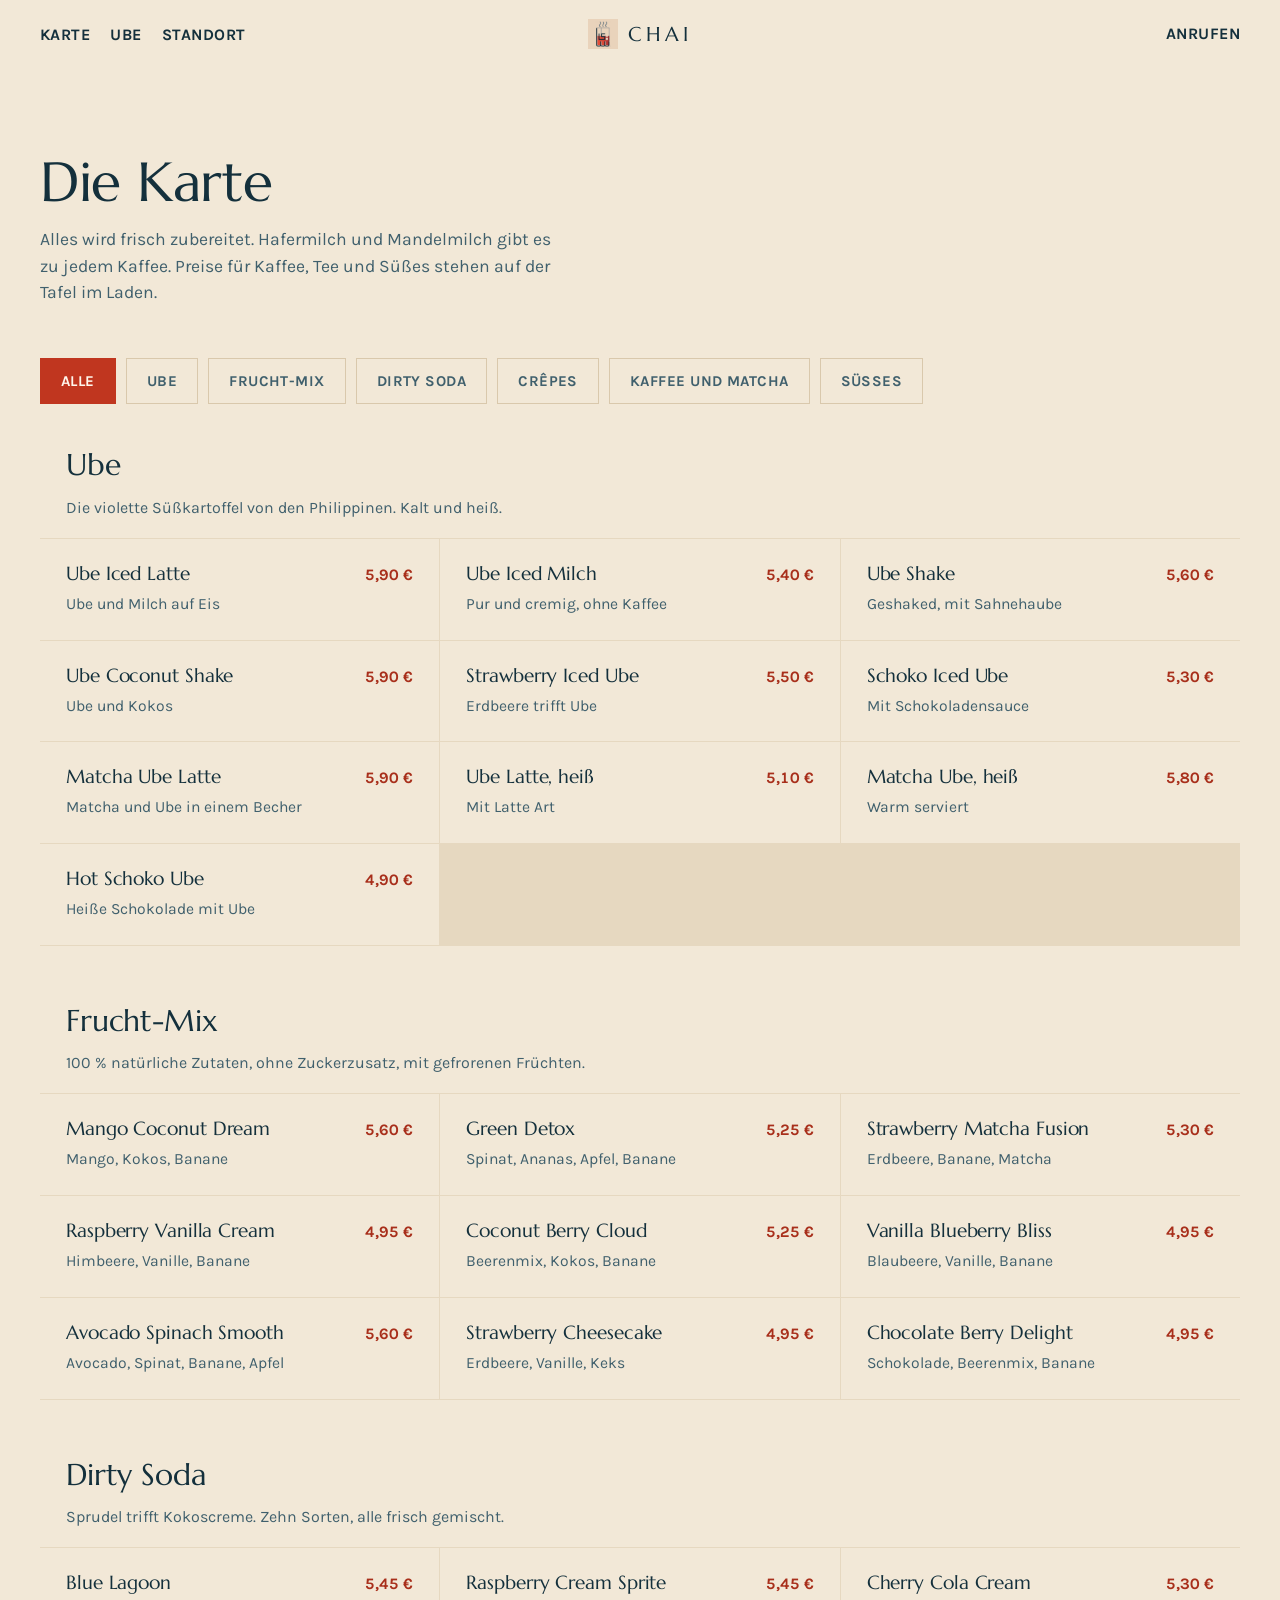
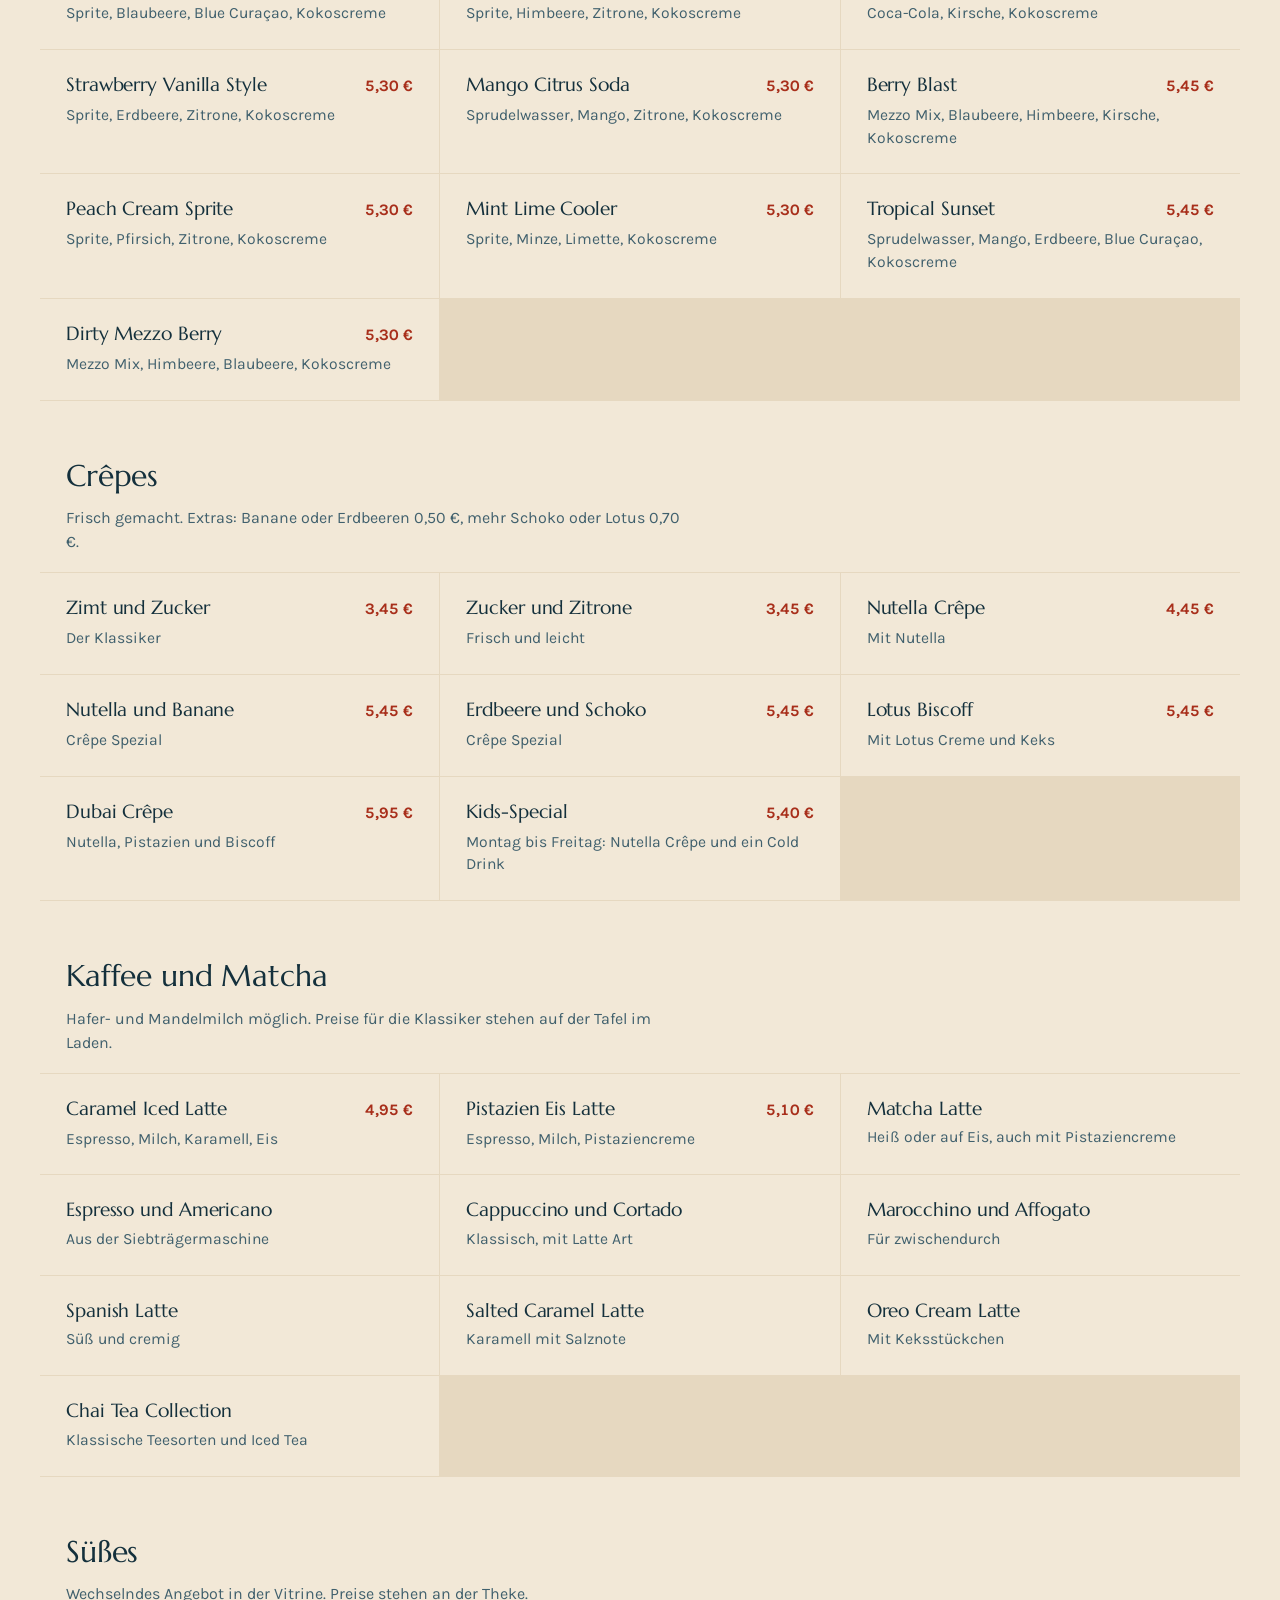
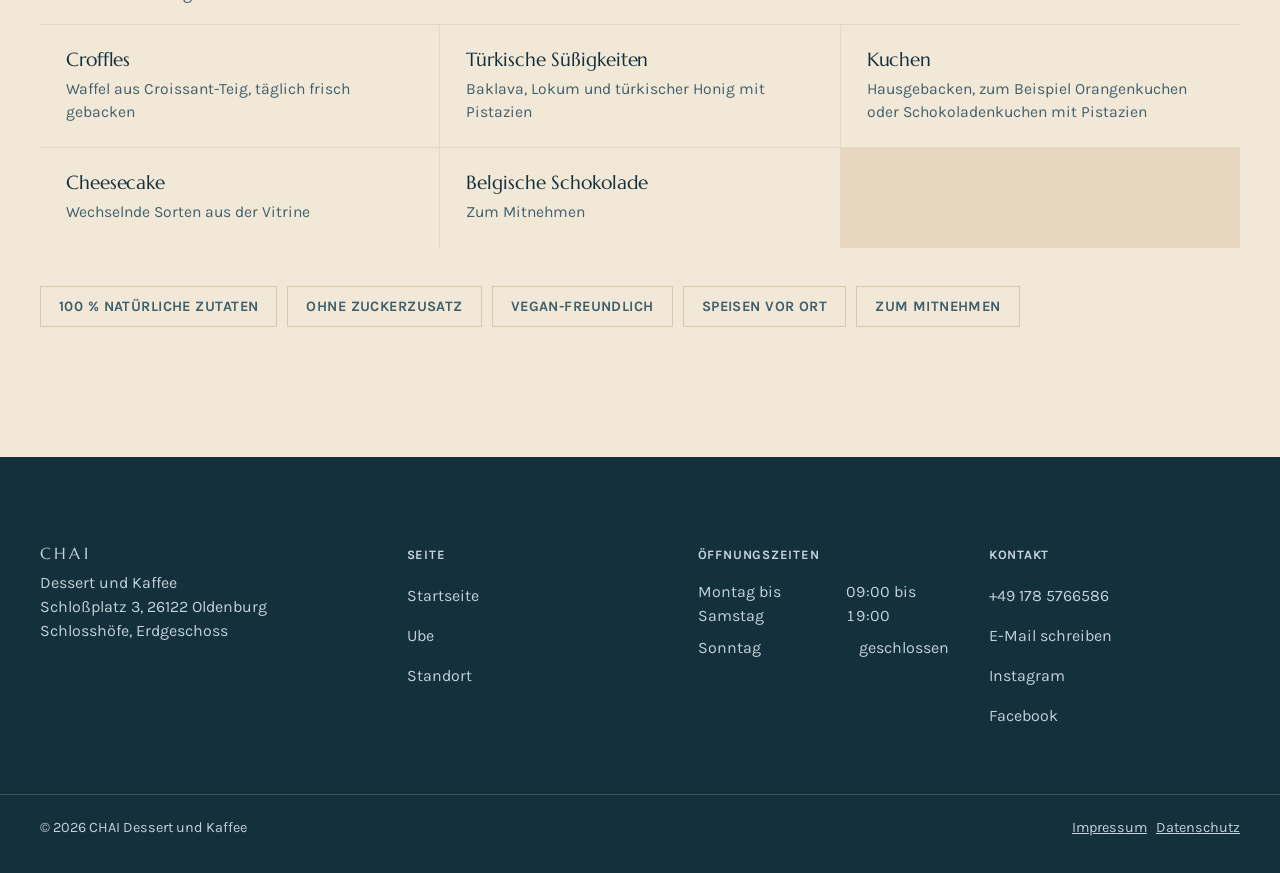
<file: site/speisekarte.html>
<!DOCTYPE html>
<html lang="de">
<head>
<meta charset="utf-8">
<meta name="viewport" content="width=device-width, initial-scale=1">
<title>Speisekarte - CHAI Dessert und Kaffee, Oldenburg</title>
<meta name="description" content="Die ganze Karte von CHAI Dessert und Kaffee: Ube, Frucht-Mix, Dirty Soda, Crêpes, Kaffee, Matcha und türkische Süßigkeiten mit Preisen.">
<meta name="color-scheme" content="light">
<meta name="theme-color" content="#F2E8D7">
<link rel="icon" href="assets/img/favicon-32.png" sizes="32x32">
<link rel="apple-touch-icon" href="assets/img/apple-touch-icon.png">
<link rel="preload" as="font" type="font/woff2" href="assets/fonts/marcellus-400-latin.woff2" crossorigin>
<link rel="preload" as="font" type="font/woff2" href="assets/fonts/karla-400-latin.woff2" crossorigin>
<link rel="stylesheet" href="assets/fonts/fonts.css">
<link rel="stylesheet" href="styles.css">
</head>
<body>

<a class="skip" href="#inhalt">Zum Inhalt springen</a>

<header class="site-header">
  <div class="nav">
    <ul class="nav-links" id="hauptmenue">
      <li><a href="speisekarte.html">Karte</a></li>
      <li><a href="index.html#ube">Ube</a></li>
      <li><a href="index.html#standort">Standort</a></li>
    </ul>
    <button class="nav-toggle" type="button" aria-expanded="false" aria-controls="hauptmenue">Menü</button>
    <a class="brand" href="index.html" aria-label="CHAI Dessert und Kaffee, Startseite">
      <img src="assets/img/logo-glass.png" alt="" width="30" height="30">
      <b>CHAI</b>
    </a>
    <div class="nav-end">
      <a href="tel:+491785766586">Anrufen</a>
    </div>
  </div>
</header>

<main class="karte-page" id="inhalt">

  <div class="karte-head">
    <h1 class="h-block">Die Karte</h1>
    <p>Alles wird frisch zubereitet. Hafermilch und Mandelmilch gibt es zu jedem Kaffee. Preise für Kaffee, Tee und Süßes stehen auf der Tafel im Laden.</p>
  </div>

  <div class="karte-body">
    <div class="chips" role="group" aria-label="Karte nach Kategorie filtern">
      <button class="chip" type="button" aria-pressed="true"  data-filter="alle">Alle</button>
      <button class="chip" type="button" aria-pressed="false" data-filter="ube">Ube</button>
      <button class="chip" type="button" aria-pressed="false" data-filter="frucht">Frucht-Mix</button>
      <button class="chip" type="button" aria-pressed="false" data-filter="soda">Dirty Soda</button>
      <button class="chip" type="button" aria-pressed="false" data-filter="crepes">Crêpes</button>
      <button class="chip" type="button" aria-pressed="false" data-filter="kaffee">Kaffee und Matcha</button>
      <button class="chip" type="button" aria-pressed="false" data-filter="suess">Süßes</button>
    </div>

    <div class="menu-grid" id="karten-liste">



      <!-- UBE -->
      <div class="cat-head" data-cat="ube"><div><h3>Ube</h3><p>Die violette Süßkartoffel von den Philippinen. Kalt und heiß.</p></div></div>
      <article class="item" data-cat="ube"><div class="item-top"><h3>Ube Iced Latte</h3><span class="price">5,90 €</span></div><p>Ube und Milch auf Eis</p></article>
      <article class="item" data-cat="ube"><div class="item-top"><h3>Ube Iced Milch</h3><span class="price">5,40 €</span></div><p>Pur und cremig, ohne Kaffee</p></article>
      <article class="item" data-cat="ube"><div class="item-top"><h3>Ube Shake</h3><span class="price">5,60 €</span></div><p>Geshaked, mit Sahnehaube</p></article>
      <article class="item" data-cat="ube"><div class="item-top"><h3>Ube Coconut Shake</h3><span class="price">5,90 €</span></div><p>Ube und Kokos</p></article>
      <article class="item" data-cat="ube"><div class="item-top"><h3>Strawberry Iced Ube</h3><span class="price">5,50 €</span></div><p>Erdbeere trifft Ube</p></article>
      <article class="item" data-cat="ube"><div class="item-top"><h3>Schoko Iced Ube</h3><span class="price">5,30 €</span></div><p>Mit Schokoladensauce</p></article>
      <article class="item" data-cat="ube"><div class="item-top"><h3>Matcha Ube Latte</h3><span class="price">5,90 €</span></div><p>Matcha und Ube in einem Becher</p></article>
      <article class="item" data-cat="ube"><div class="item-top"><h3>Ube Latte, heiß</h3><span class="price">5,10 €</span></div><p>Mit Latte Art</p></article>
      <article class="item" data-cat="ube"><div class="item-top"><h3>Matcha Ube, heiß</h3><span class="price">5,80 €</span></div><p>Warm serviert</p></article>
      <article class="item" data-cat="ube"><div class="item-top"><h3>Hot Schoko Ube</h3><span class="price">4,90 €</span></div><p>Heiße Schokolade mit Ube</p></article>

      <!-- FRUCHT-MIX -->
      <div class="cat-head" data-cat="frucht"><div><h3>Frucht-Mix</h3><p>100 % natürliche Zutaten, ohne Zuckerzusatz, mit gefrorenen Früchten.</p></div></div>
      <article class="item" data-cat="frucht"><div class="item-top"><h3>Mango Coconut Dream</h3><span class="price">5,60 €</span></div><p>Mango, Kokos, Banane</p></article>
      <article class="item" data-cat="frucht"><div class="item-top"><h3>Green Detox</h3><span class="price">5,25 €</span></div><p>Spinat, Ananas, Apfel, Banane</p></article>
      <article class="item" data-cat="frucht"><div class="item-top"><h3>Strawberry Matcha Fusion</h3><span class="price">5,30 €</span></div><p>Erdbeere, Banane, Matcha</p></article>
      <article class="item" data-cat="frucht"><div class="item-top"><h3>Raspberry Vanilla Cream</h3><span class="price">4,95 €</span></div><p>Himbeere, Vanille, Banane</p></article>
      <article class="item" data-cat="frucht"><div class="item-top"><h3>Coconut Berry Cloud</h3><span class="price">5,25 €</span></div><p>Beerenmix, Kokos, Banane</p></article>
      <article class="item" data-cat="frucht"><div class="item-top"><h3>Vanilla Blueberry Bliss</h3><span class="price">4,95 €</span></div><p>Blaubeere, Vanille, Banane</p></article>
      <article class="item" data-cat="frucht"><div class="item-top"><h3>Avocado Spinach Smooth</h3><span class="price">5,60 €</span></div><p>Avocado, Spinat, Banane, Apfel</p></article>
      <article class="item" data-cat="frucht"><div class="item-top"><h3>Strawberry Cheesecake</h3><span class="price">4,95 €</span></div><p>Erdbeere, Vanille, Keks</p></article>
      <article class="item" data-cat="frucht"><div class="item-top"><h3>Chocolate Berry Delight</h3><span class="price">4,95 €</span></div><p>Schokolade, Beerenmix, Banane</p></article>

      <!-- DIRTY SODA -->
      <div class="cat-head" data-cat="soda"><div><h3>Dirty Soda</h3><p>Sprudel trifft Kokoscreme. Zehn Sorten, alle frisch gemischt.</p></div></div>
      <article class="item" data-cat="soda"><div class="item-top"><h3>Blue Lagoon</h3><span class="price">5,45 €</span></div><p>Sprite, Blaubeere, Blue Curaçao, Kokoscreme</p></article>
      <article class="item" data-cat="soda"><div class="item-top"><h3>Raspberry Cream Sprite</h3><span class="price">5,45 €</span></div><p>Sprite, Himbeere, Zitrone, Kokoscreme</p></article>
      <article class="item" data-cat="soda"><div class="item-top"><h3>Cherry Cola Cream</h3><span class="price">5,30 €</span></div><p>Coca-Cola, Kirsche, Kokoscreme</p></article>
      <article class="item" data-cat="soda"><div class="item-top"><h3>Strawberry Vanilla Style</h3><span class="price">5,30 €</span></div><p>Sprite, Erdbeere, Zitrone, Kokoscreme</p></article>
      <article class="item" data-cat="soda"><div class="item-top"><h3>Mango Citrus Soda</h3><span class="price">5,30 €</span></div><p>Sprudelwasser, Mango, Zitrone, Kokoscreme</p></article>
      <article class="item" data-cat="soda"><div class="item-top"><h3>Berry Blast</h3><span class="price">5,45 €</span></div><p>Mezzo Mix, Blaubeere, Himbeere, Kirsche, Kokoscreme</p></article>
      <article class="item" data-cat="soda"><div class="item-top"><h3>Peach Cream Sprite</h3><span class="price">5,30 €</span></div><p>Sprite, Pfirsich, Zitrone, Kokoscreme</p></article>
      <article class="item" data-cat="soda"><div class="item-top"><h3>Mint Lime Cooler</h3><span class="price">5,30 €</span></div><p>Sprite, Minze, Limette, Kokoscreme</p></article>
      <article class="item" data-cat="soda"><div class="item-top"><h3>Tropical Sunset</h3><span class="price">5,45 €</span></div><p>Sprudelwasser, Mango, Erdbeere, Blue Curaçao, Kokoscreme</p></article>
      <article class="item" data-cat="soda"><div class="item-top"><h3>Dirty Mezzo Berry</h3><span class="price">5,30 €</span></div><p>Mezzo Mix, Himbeere, Blaubeere, Kokoscreme</p></article>

      <!-- CRÊPES -->
      <div class="cat-head" data-cat="crepes"><div><h3>Crêpes</h3><p>Frisch gemacht. Extras: Banane oder Erdbeeren 0,50 €, mehr Schoko oder Lotus 0,70 €.</p></div></div>
      <article class="item" data-cat="crepes"><div class="item-top"><h3>Zimt und Zucker</h3><span class="price">3,45 €</span></div><p>Der Klassiker</p></article>
      <article class="item" data-cat="crepes"><div class="item-top"><h3>Zucker und Zitrone</h3><span class="price">3,45 €</span></div><p>Frisch und leicht</p></article>
      <article class="item" data-cat="crepes"><div class="item-top"><h3>Nutella Crêpe</h3><span class="price">4,45 €</span></div><p>Mit Nutella</p></article>
      <article class="item" data-cat="crepes"><div class="item-top"><h3>Nutella und Banane</h3><span class="price">5,45 €</span></div><p>Crêpe Spezial</p></article>
      <article class="item" data-cat="crepes"><div class="item-top"><h3>Erdbeere und Schoko</h3><span class="price">5,45 €</span></div><p>Crêpe Spezial</p></article>
      <article class="item" data-cat="crepes"><div class="item-top"><h3>Lotus Biscoff</h3><span class="price">5,45 €</span></div><p>Mit Lotus Creme und Keks</p></article>
      <article class="item" data-cat="crepes"><div class="item-top"><h3>Dubai Crêpe</h3><span class="price">5,95 €</span></div><p>Nutella, Pistazien und Biscoff</p></article>
      <article class="item" data-cat="crepes"><div class="item-top"><h3>Kids-Special</h3><span class="price">5,40 €</span></div><p>Montag bis Freitag: Nutella Crêpe und ein Cold Drink</p></article>

      <!-- KAFFEE UND MATCHA -->
      <div class="cat-head" data-cat="kaffee"><div><h3>Kaffee und Matcha</h3><p>Hafer- und Mandelmilch möglich. Preise für die Klassiker stehen auf der Tafel im Laden.</p></div></div>
      <article class="item" data-cat="kaffee"><div class="item-top"><h3>Caramel Iced Latte</h3><span class="price">4,95 €</span></div><p>Espresso, Milch, Karamell, Eis</p></article>
      <article class="item" data-cat="kaffee"><div class="item-top"><h3>Pistazien Eis Latte</h3><span class="price">5,10 €</span></div><p>Espresso, Milch, Pistaziencreme</p></article>
      <article class="item" data-cat="kaffee"><div class="item-top"><h3>Matcha Latte</h3></div><p>Heiß oder auf Eis, auch mit Pistaziencreme</p></article>
      <article class="item" data-cat="kaffee"><div class="item-top"><h3>Espresso und Americano</h3></div><p>Aus der Siebträgermaschine</p></article>
      <article class="item" data-cat="kaffee"><div class="item-top"><h3>Cappuccino und Cortado</h3></div><p>Klassisch, mit Latte Art</p></article>
      <article class="item" data-cat="kaffee"><div class="item-top"><h3>Marocchino und Affogato</h3></div><p>Für zwischendurch</p></article>
      <article class="item" data-cat="kaffee"><div class="item-top"><h3>Spanish Latte</h3></div><p>Süß und cremig</p></article>
      <article class="item" data-cat="kaffee"><div class="item-top"><h3>Salted Caramel Latte</h3></div><p>Karamell mit Salznote</p></article>
      <article class="item" data-cat="kaffee"><div class="item-top"><h3>Oreo Cream Latte</h3></div><p>Mit Keksstückchen</p></article>
      <article class="item" data-cat="kaffee"><div class="item-top"><h3>Chai Tea Collection</h3></div><p>Klassische Teesorten und Iced Tea</p></article>

      <!-- SÜSSES -->
      <div class="cat-head" data-cat="suess"><div><h3>Süßes</h3><p>Wechselndes Angebot in der Vitrine. Preise stehen an der Theke.</p></div></div>
      <article class="item" data-cat="suess"><div class="item-top"><h3>Croffles</h3></div><p>Waffel aus Croissant-Teig, täglich frisch gebacken</p></article>
      <article class="item" data-cat="suess"><div class="item-top"><h3>Türkische Süßigkeiten</h3></div><p>Baklava, Lokum und türkischer Honig mit Pistazien</p></article>
      <article class="item" data-cat="suess"><div class="item-top"><h3>Kuchen</h3></div><p>Hausgebacken, zum Beispiel Orangenkuchen oder Schokoladenkuchen mit Pistazien</p></article>
      <article class="item" data-cat="suess"><div class="item-top"><h3>Cheesecake</h3></div><p>Wechselnde Sorten aus der Vitrine</p></article>
      <article class="item" data-cat="suess"><div class="item-top"><h3>Belgische Schokolade</h3></div><p>Zum Mitnehmen</p></article>
    </div>

    <ul class="badges">
      <li>100 % natürliche Zutaten</li>
      <li>Ohne Zuckerzusatz</li>
      <li>Vegan-freundlich</li>
      <li>Speisen vor Ort</li>
      <li>Zum Mitnehmen</li>
    </ul>
  </div>
</main>

<footer class="site-footer">
  <div class="foot-grid">
    <div>
      <p class="foot-word">CHAI</p>
      <p>Dessert und Kaffee<br>Schloßplatz 3, 26122 Oldenburg<br>Schlosshöfe, Erdgeschoss</p>
    </div>
    <div>
      <h4>Seite</h4>
      <ul>
        <li><a href="index.html">Startseite</a></li>
        <li><a href="index.html#ube">Ube</a></li>
        <li><a href="index.html#standort">Standort</a></li>
      </ul>
    </div>
    <div>
      <h4>Öffnungszeiten</h4>
      <div class="hours-row"><span>Montag bis Samstag</span><span>09:00 bis 19:00</span></div>
      <div class="hours-row"><span>Sonntag</span><span>geschlossen</span></div>
    </div>
    <div>
      <h4>Kontakt</h4>
      <ul>
        <li><a href="tel:+491785766586">+49 178 5766586</a></li>
        <li><a href="mailto:chai.dessert.kaffee@gmail.com">E-Mail schreiben</a></li>
        <li><a href="https://www.instagram.com/chai.dessert.kaffee/" target="_blank" rel="noopener">Instagram</a></li>
        <li><a href="https://www.facebook.com/p/CHAI-Dessert-und-Kaffee-61582278866664/" target="_blank" rel="noopener">Facebook</a></li>
      </ul>
    </div>
  </div>
  <div class="foot-bottom">
    <span>© 2026 CHAI Dessert und Kaffee</span>
    <span><a href="impressum.html">Impressum</a> &nbsp; <a href="datenschutz.html">Datenschutz</a></span>
  </div>
</footer>

<script src="main.js" defer></script>
</body>
</html>
</file>
<file: assets/fonts/fonts.css>
/* Selbst gehostete Schriften. Kein Aufruf an Google, keine Uebertragung der IP an Dritte.
   Marcellus und Karla, SIL Open Font License 1.1 */

/* latin-ext */
@font-face {
  font-family: 'Karla';
  font-style: normal;
  font-weight: 400;
  font-display: swap;
  src: url(karla-400-latin-ext.woff2) format('woff2');
  unicode-range: U+0100-02BA, U+02BD-02C5, U+02C7-02CC, U+02CE-02D7, U+02DD-02FF, U+0304, U+0308, U+0329, U+1D00-1DBF, U+1E00-1E9F, U+1EF2-1EFF, U+2020, U+20A0-20AB, U+20AD-20C0, U+2113, U+2C60-2C7F, U+A720-A7FF;
}

/* latin */
@font-face {
  font-family: 'Karla';
  font-style: normal;
  font-weight: 400;
  font-display: swap;
  src: url(karla-400-latin.woff2) format('woff2');
  unicode-range: U+0000-00FF, U+0131, U+0152-0153, U+02BB-02BC, U+02C6, U+02DA, U+02DC, U+0304, U+0308, U+0329, U+2000-206F, U+20AC, U+2122, U+2191, U+2193, U+2212, U+2215, U+FEFF, U+FFFD;
}

/* latin-ext */
@font-face {
  font-family: 'Karla';
  font-style: normal;
  font-weight: 700;
  font-display: swap;
  src: url(karla-700-latin-ext.woff2) format('woff2');
  unicode-range: U+0100-02BA, U+02BD-02C5, U+02C7-02CC, U+02CE-02D7, U+02DD-02FF, U+0304, U+0308, U+0329, U+1D00-1DBF, U+1E00-1E9F, U+1EF2-1EFF, U+2020, U+20A0-20AB, U+20AD-20C0, U+2113, U+2C60-2C7F, U+A720-A7FF;
}

/* latin */
@font-face {
  font-family: 'Karla';
  font-style: normal;
  font-weight: 700;
  font-display: swap;
  src: url(karla-700-latin.woff2) format('woff2');
  unicode-range: U+0000-00FF, U+0131, U+0152-0153, U+02BB-02BC, U+02C6, U+02DA, U+02DC, U+0304, U+0308, U+0329, U+2000-206F, U+20AC, U+2122, U+2191, U+2193, U+2212, U+2215, U+FEFF, U+FFFD;
}

/* latin-ext */
@font-face {
  font-family: 'Marcellus';
  font-style: normal;
  font-weight: 400;
  font-display: swap;
  src: url(marcellus-400-latin-ext.woff2) format('woff2');
  unicode-range: U+0100-02BA, U+02BD-02C5, U+02C7-02CC, U+02CE-02D7, U+02DD-02FF, U+0304, U+0308, U+0329, U+1D00-1DBF, U+1E00-1E9F, U+1EF2-1EFF, U+2020, U+20A0-20AB, U+20AD-20C0, U+2113, U+2C60-2C7F, U+A720-A7FF;
}

/* latin */
@font-face {
  font-family: 'Marcellus';
  font-style: normal;
  font-weight: 400;
  font-display: swap;
  src: url(marcellus-400-latin.woff2) format('woff2');
  unicode-range: U+0000-00FF, U+0131, U+0152-0153, U+02BB-02BC, U+02C6, U+02DA, U+02DC, U+0304, U+0308, U+0329, U+2000-206F, U+20AC, U+2122, U+2191, U+2193, U+2212, U+2215, U+FEFF, U+FFFD;
}
</file>
<file: styles.css>
/* ============================================================
   CHAI Dessert und Kaffee - Oldenburg

   Aufbau und Proportionen nach blankstreet.com:
   feste, transparente Navigation ueber einem Vollbild, danach ein
   kurzer Wechsel aus leeren Flaechen und einem vollflaechigen
   Farbblock. Die volle Karte liegt auf einer eigenen Seite.

   Abschnittsfolge der Startseite:
   1  Foto, ganzer Bildschirm, Text darauf
   2  leere Flaeche, ein Foto daneben
   3  unscharfes Foto aus dem Cafe, Text darauf
   4  leere Flaeche, zwei Fotos
   5  Stimmen der Gaeste als laufende Linie
   6  Fusszeile in Navy

   Farben ausschliesslich aus dem Logo: Creme vom Aufkleber,
   Navy vom Teeglas, Chai-Rot vom Tee.
   Kanten durchgehend hart, ohne Rundung.
   ============================================================ */

:root{
  color-scheme: light;

  --bg:        #F2E8D7;
  --bg-warm:   #E9DAC1;
  --surface:   #FCF8EE;
  --line:      #D9C8AC;
  --line-soft: #E6D8C0;

  --ink:       #14303C;
  --ink-2:     #40606D;

  --accent:     #C0361F;
  --accent-ink: #A82F1B;
  --on-accent:  #FFF6EC;

  --navy:           #14303C;
  --on-navy:        #F2E8D7;
  --on-navy-2:      #C2D2D8;
  --accent-on-navy: #EE8064;

  --pad-x: clamp(20px, 4vw, 40px);
  --wrap: 1360px;
  --head-h: 68px;
}

*,*::before,*::after{ box-sizing:border-box }

html{ scroll-behavior:smooth }
@media (prefers-reduced-motion: reduce){ html{ scroll-behavior:auto } }

body{
  margin:0;
  background:var(--bg);
  color:var(--ink);
  font-family:"Karla","Segoe UI",system-ui,sans-serif;
  font-size:20px;
  line-height:1.5;
  -webkit-font-smoothing:antialiased;
  overflow-x:hidden;
}

img{ max-width:100%; height:auto; display:block }
a{ color:inherit }

/* ---------- Typografie ---------- */
h1,h2,h3,h4{ font-family:"Marcellus",Georgia,serif; font-weight:400; margin:0; letter-spacing:-.005em }
.h-hero{ font-size:clamp(2.6rem, 5.6vw, 3.75rem); line-height:.95 }
.h-block{ font-size:clamp(2.1rem, 4.4vw, 3.45rem); line-height:.95 }
.h-card{ font-size:clamp(1.4rem, 2vw, 1.6rem); line-height:1.05 }

.label{
  font-size:.8rem; font-weight:700; letter-spacing:.06em; text-transform:uppercase;
  color:var(--ink-2); margin:0 0 18px;
}
p{ margin:0 0 18px }

.skip{
  position:absolute; left:-9999px; top:0; z-index:100;
  background:var(--accent); color:var(--on-accent); padding:12px 20px;
}
.skip:focus{ left:0 }

:where(a,button,input,summary):focus-visible{ outline:2px solid var(--accent-ink); outline-offset:3px }

/* ---------- Aktionen ---------- */
.btn{
  display:inline-flex; align-items:center; justify-content:center; white-space:nowrap;
  font-family:inherit; font-size:1rem; font-weight:700; letter-spacing:.03em; text-transform:uppercase;
  padding:15px 30px; border:1px solid transparent; text-decoration:none; cursor:pointer;
  transition:background-color .18s, border-color .18s, color .18s, transform .18s;
}
.btn:active{ transform:translateY(1px) }
.btn-solid{ background:var(--accent); color:var(--on-accent) }
.btn-solid:hover{ background:var(--accent-ink) }
.btn-line{ background:transparent; color:var(--ink); border-color:var(--ink) }
.btn-line:hover{ background:var(--ink); color:var(--bg) }
.on-dark .btn-line{ color:#FFFFFF; border-color:#FFFFFF }
.on-dark .btn-line:hover{ background:#FFFFFF; color:var(--navy) }
.on-red .btn-line{ color:var(--on-accent); border-color:var(--on-accent) }
.on-red .btn-line:hover{ background:var(--on-accent); color:var(--accent) }

.link-u{
  display:inline-block; font-size:1rem; font-weight:700; letter-spacing:.03em;
  text-transform:uppercase; text-decoration:none; padding-bottom:3px;
  border-bottom:2px solid currentColor;
}

/* ---------- Navigation, nach dem Vorbild ---------- */
.site-header{
  position:fixed; inset:0 0 auto 0; z-index:60;
  height:var(--head-h);
  background:var(--bg); color:var(--ink);
  box-shadow:inset 0 -1px 0 var(--line);
  transition:background-color .3s, color .3s, box-shadow .3s;
}
.site-header::after{
  content:""; position:absolute; left:0; right:0; bottom:0; height:2px; z-index:0;
  background:linear-gradient(90deg,
    var(--line) 0 calc(50% - 48px),
    var(--accent) calc(50% - 48px) calc(50% + 48px),
    var(--line) calc(50% + 48px) 100%);
  opacity:.8; transition:opacity .3s;
}
.site-header.is-over-hero{ background:transparent; color:#FFFFFF; box-shadow:none }
.site-header.is-over-hero::after{ opacity:0 }

/* Betriebsstatus, aus den Oeffnungszeiten berechnet */
.nav-status{
  display:inline-flex; align-items:center; gap:8px;
  font-size:.86rem; font-weight:600; letter-spacing:.01em; opacity:.9; white-space:nowrap;
}
.nav-status .dot{ width:7px; height:7px; background:currentColor; opacity:.55; flex:none }
.nav-status.is-open .dot{ background:#5FBF7A; opacity:1 }
@media (max-width:900px){ .nav-status{ display:none } }

.nav{
  position:relative; z-index:1;
  display:grid; grid-template-columns:1fr auto 1fr; align-items:center;
  height:var(--head-h); width:100%; padding-inline:var(--pad-x);
}
.nav-links{
  grid-column:3; display:flex; align-items:center; justify-content:flex-end;
  gap:20px; list-style:none; margin:0; padding:0;
}
.nav-links a{
  text-decoration:none; font-size:1rem; font-weight:700; letter-spacing:.03em;
  text-transform:uppercase; color:inherit;
}
.nav-links a:hover{ opacity:.72 }

.brand{
  grid-column:2; display:flex; align-items:center; gap:10px;
  text-decoration:none; color:inherit; justify-self:center;
}
.brand b{ font-family:"Marcellus",Georgia,serif; font-weight:400; font-size:1.28rem; letter-spacing:.2em; line-height:1 }

.nav-contact{
  grid-column:1; display:flex; align-items:center; justify-content:flex-start; gap:18px;
}
.nav-contact a{
  text-decoration:none; font-size:1rem; font-weight:700; letter-spacing:.03em;
  text-transform:uppercase; color:inherit;
}
.nav-contact a:hover{ opacity:.72 }

.nav-toggle{
  grid-column:3; display:none; justify-self:end;
  background:none; border:0; padding:0; color:inherit; cursor:pointer;
  font:inherit; font-size:1rem; font-weight:700; letter-spacing:.03em; text-transform:uppercase;
}

@media (max-width:900px){
  .nav{ grid-template-columns:1fr auto 1fr }
  .nav-links{ display:none }
  .nav-toggle{ display:block }
  .nav-links.is-open{
    display:flex; position:fixed; left:0; right:0; top:var(--head-h); bottom:0;
    flex-direction:column; align-items:flex-start; justify-content:flex-start; gap:0;
    background:var(--bg); color:var(--ink); padding:12px 0; z-index:59;
  }
  .nav-links.is-open a{ display:block; padding:18px var(--pad-x); font-size:1.5rem }
}

/* Transparente Logomarke. Der Dampf ist vom Bild getrennt und bewegt sich leicht. */
.logo-symbol{
  --symbol-image-size:44px;
  --symbol-image-left:-6.5px;
  --symbol-width:27px;
  --symbol-height:44px;
  --steam-left:5px;
  --steam-width:17px;
  --steam-height:12px;
  --steam-stroke:1.8px;
  position:relative; display:inline-block; flex:none;
  width:var(--symbol-width); height:var(--symbol-height); line-height:0;
  color:currentColor;
}
.logo-symbol__cup{
  position:absolute; left:var(--symbol-image-left); bottom:0;
  width:var(--symbol-image-size); height:var(--symbol-image-size); max-width:none;
  clip-path:inset(22% 25% 0 15%);
}
.logo-symbol__steam{
  position:absolute; z-index:1; top:0; left:var(--steam-left);
  display:flex; align-items:stretch; justify-content:space-between;
  width:var(--steam-width); height:var(--steam-height); pointer-events:none;
}
.logo-symbol__steam i{
  --steam-drift:0px;
  position:relative; display:block; width:3px; height:100%;
  opacity:.72; transform-origin:50% 100%;
}
.logo-symbol__steam i::before,
.logo-symbol__steam i::after{
  content:""; position:absolute; left:50%;
  width:72%; height:58%; border-left:var(--steam-stroke) solid currentColor;
  border-radius:50%;
}
.logo-symbol__steam i::before{ top:0; transform:translateX(-30%) rotate(11deg) }
.logo-symbol__steam i::after{ bottom:0; transform:translateX(-70%) rotate(-11deg) }
.logo-symbol__steam i:nth-child(1){ --steam-drift:-1px }
.logo-symbol__steam i:nth-child(2){ --steam-drift:.75px }
.logo-symbol__steam i:nth-child(3){ --steam-drift:-.6px }

.logo-symbol--footer{
  --symbol-image-size:96px;
  --symbol-image-left:-14px;
  --symbol-width:58px;
  --symbol-height:96px;
  --steam-left:12px;
  --steam-width:35px;
  --steam-height:25px;
  --steam-stroke:3px;
}

/* ---------- 1 Vollbild ---------- */
.hero{
  position:relative; min-height:100dvh; display:flex; align-items:flex-end;
  color:#FFFFFF; overflow:hidden; isolation:isolate;
}
.hero-media{ position:absolute; inset:0; z-index:-1 }
.hero-media img{ width:100%; height:100%; object-fit:cover; object-position:center center }
.hero-media::after{
  content:""; position:absolute; inset:0;
  background:
    linear-gradient(180deg, rgba(16,24,28,.60) 0%, rgba(16,24,28,.20) 28%,
                            rgba(16,24,28,.38) 52%, rgba(16,24,28,.88) 100%),
    linear-gradient(90deg,  rgba(16,24,28,.62) 0%, rgba(16,24,28,.34) 45%,
                            rgba(16,24,28,0) 78%);
}
@media (max-width: 820px){
  /* Hochformat: Text liegt ueber die ganze Breite, deshalb nur ein Verlauf von unten */
  .hero-media::after{
    background:linear-gradient(180deg, rgba(16,24,28,.50) 0%, rgba(16,24,28,.14) 22%,
                                       rgba(16,24,28,.40) 38%, rgba(16,24,28,.72) 62%,
                                       rgba(16,24,28,.92) 100%);
  }
}
.hero-inner{
  width:100%; max-width:var(--wrap); margin-inline:auto; padding-inline:var(--pad-x);
  padding-block:0 clamp(48px,9vh,104px);
}
.hero h1{ color:#FFFFFF; max-width:14ch; margin-bottom:20px }
.hero p{ color:rgba(255,255,255,.9); max-width:44ch; font-size:1.1rem }
.hero .actions{ display:flex; flex-wrap:wrap; gap:14px; margin-top:30px }
.hero-note{ margin:26px 0 0; font-size:.95rem; color:rgba(255,255,255,.82) }

/* ---------- 2 und 4: bewusst ruhige, einfarbige Flaechen ---------- */
.plain{ padding-block:clamp(72px,11vw,132px) }
.plain--converge{ overflow:hidden }
.plain-grid{
  display:grid; grid-template-columns:minmax(0,1fr) minmax(0,1.05fr);
  gap:clamp(32px,5vw,72px); align-items:center;
  width:100%; max-width:var(--wrap); margin-inline:auto; padding-inline:var(--pad-x);
}

.plain-copy h2{ margin-bottom:22px }
.plain-copy p{ font-size:1.1rem; max-width:44ch }
.plain-figure{ margin:0 }
.plain-figure img{ width:100% }
@media (max-width:900px){ .plain-grid{ grid-template-columns:1fr } }

.duo-head{ width:100%; max-width:var(--wrap); margin:0 auto clamp(34px,5vw,56px); padding-inline:var(--pad-x) }
.duo{
  display:grid; grid-template-columns:1fr 1fr; gap:clamp(24px,3.4vw,48px);
  width:100%; max-width:var(--wrap); margin-inline:auto; padding-inline:var(--pad-x);
}
.duo figure{ margin:0 }
.duo img{ width:100%; aspect-ratio:5/3; object-fit:cover; margin-bottom:22px }
.duo h3{ margin-bottom:12px }
.duo p{ font-size:1.05rem; color:var(--ink-2); max-width:40ch }
@media (max-width:820px){ .duo{ grid-template-columns:1fr; gap:48px } }

/* ---------- 3 Farbblock ---------- */
/* Unscharfes Foto aus dem Cafe traegt die Flaeche.
   Der Schleier ist dunkel und warm, damit das Bild sichtbar bleibt
   und der Text trotzdem sicher lesbar ist. */
.block-photo{
  position:relative; isolation:isolate; overflow:hidden;
  background:#2E120C; color:var(--on-accent); padding-block:clamp(80px,13vw,168px);
}
.block-media{ position:absolute; inset:0; z-index:-1 }
.block-media img{
  width:100%; height:100%; object-fit:cover; object-position:center 45%;
  filter:blur(14px) saturate(1.08); transform:scale(1.1);
}
.block-media::after{ content:""; position:absolute; inset:0; background:rgba(46,18,12,.56) }
.block-photo .inner{ width:100%; max-width:1000px; margin-inline:auto; padding-inline:var(--pad-x) }
.block-photo .label{ color:rgba(255,246,236,.92) }
.block-photo h2{ color:var(--on-accent); margin-bottom:24px; max-width:18ch }
.block-photo p{ color:rgba(255,246,236,.94); font-size:1.15rem; max-width:52ch }
.block-photo .actions{ margin-top:32px }

/* ---------- Speisekarte ---------- */
.karte-page{ padding-block:calc(var(--head-h) + clamp(48px,7vw,88px)) clamp(64px,9vw,110px) }
.karte-head{ width:100%; max-width:var(--wrap); margin:0 auto clamp(34px,5vw,52px); padding-inline:var(--pad-x) }
.karte-head p{ font-size:1.1rem; color:var(--ink-2); max-width:52ch; margin-top:18px }
.karte-body{ width:100%; max-width:var(--wrap); margin-inline:auto; padding-inline:var(--pad-x) }

.chips{ display:flex; flex-wrap:wrap; gap:10px; margin-bottom:38px }
.chip{
  font:inherit; font-size:.94rem; font-weight:700; letter-spacing:.03em; text-transform:uppercase;
  padding:11px 20px; border:1px solid var(--line); background:transparent; color:var(--ink-2); cursor:pointer;
  transition:background-color .18s, color .18s, border-color .18s;
}
.chip:hover{ color:var(--ink); border-color:var(--ink) }
.chip[aria-pressed="true"]{ background:var(--accent); border-color:var(--accent); color:var(--on-accent) }

/* Die Trennlinien sitzen an den Karten selbst. Bleiben in der letzten
   Reihe Zellen frei, sind sie unsichtbar statt als Kasten sichtbar. */
.menu-grid{
  display:grid; grid-template-columns:repeat(auto-fill,minmax(300px,1fr)); gap:0;
  border-top:1px solid var(--line-soft); border-left:1px solid var(--line-soft);
}
.item{
  background:var(--bg); padding:24px 26px; display:flex; flex-direction:column; gap:6px;
  border-right:1px solid var(--line-soft); border-bottom:1px solid var(--line-soft);
  transition:background-color .18s;
}
.item:hover{ background:var(--surface) }
.item-top{ display:flex; align-items:baseline; gap:16px }
.item-top h3{ margin:0; font-size:1.18rem; flex:1; line-height:1.2 }
.price{ font-weight:700; font-size:1rem; font-variant-numeric:tabular-nums; color:var(--accent-ink); white-space:nowrap }
.item p{ margin:0; font-size:.98rem; color:var(--ink-2); line-height:1.45 }

.cat-head{
  grid-column:1/-1; background:var(--bg); padding:52px 26px 18px;
  border-right:1px solid var(--line-soft); border-bottom:1px solid var(--line-soft);
}
.cat-head.is-first{ padding-top:0 }
.cat-head h3{ font-size:1.9rem; margin:0 0 8px }
.cat-head p{ margin:0; font-size:1rem; color:var(--ink-2); max-width:62ch }

/* Fotokarte am Ende einer Kategorie */
.item-foto{ margin:0; padding:0; position:relative; overflow:hidden; min-height:160px }
.item-foto img{ position:absolute; inset:0; width:100%; height:100%; object-fit:cover }
.item-foto figcaption{
  position:relative; margin-top:auto; padding:14px 18px;
  background:linear-gradient(to top, rgba(20,48,60,.86), rgba(20,48,60,0));
  color:var(--on-navy); font-size:.94rem; line-height:1.35;
}

.badges{ display:flex; flex-wrap:wrap; gap:10px; margin-top:38px; list-style:none; padding:0 }
.badges li{
  font-size:.9rem; font-weight:700; letter-spacing:.03em; text-transform:uppercase;
  color:var(--ink-2); border:1px solid var(--line); padding:9px 18px;
}

/* ---------- 5 Google-Rezensionen ---------- */
.reviews-section{
  overflow:hidden; padding-block:clamp(76px,9vw,116px);
  background:var(--navy); color:var(--on-navy);
}
.reviews-shell{
  width:100%; max-width:var(--wrap); margin-inline:auto; padding-inline:var(--pad-x);
}
.reviews-header{
  display:flex; align-items:flex-end; justify-content:space-between;
  gap:clamp(36px,6vw,88px);
}
.reviews-header .label{ color:var(--accent-on-navy) }
.reviews-header h2{ color:var(--on-navy) }
.reviews-intro{
  max-width:54ch; margin:18px 0 0; color:var(--on-navy-2); font-size:.95rem;
}
.reviews-rating{
  display:grid; grid-template-columns:auto auto; align-items:baseline; column-gap:14px;
  min-width:max-content; color:var(--on-navy); text-decoration:none;
}
.reviews-rating strong{
  font-family:"Marcellus",Georgia,serif; font-size:clamp(2.8rem,4.2vw,3.5rem);
  font-weight:400; line-height:1; font-variant-numeric:tabular-nums;
}
.rating-stars{
  display:inline-block; letter-spacing:.11em;
  background:linear-gradient(90deg,var(--accent-on-navy) 0 98%,rgba(242,232,215,.28) 98% 100%);
  background-clip:text; color:transparent;
  -webkit-background-clip:text; -webkit-text-fill-color:transparent;
}
.reviews-rating small{
  grid-column:1/-1; color:var(--on-navy-2); font-size:.76rem; text-align:right;
}
.reviews-section :focus-visible{ outline-color:var(--accent-on-navy) }

/* Ohne JavaScript bleibt die Linie horizontal scrollbar. Erst die aktive
   Variante blendet den Scrollbalken aus und laeuft automatisch. */
.review-marquee{
  --marquee-gap:16px;
  width:100%; margin-top:clamp(42px,5vw,58px); overflow-x:auto;
  touch-action:auto; scrollbar-width:thin; scrollbar-color:var(--accent-on-navy) transparent;
}
.review-marquee.is-active{
  overflow:hidden; cursor:grab; touch-action:pan-y; scrollbar-width:none;
  -webkit-mask-image:linear-gradient(90deg,transparent 0,#000 6%,#000 94%,transparent 100%);
  mask-image:linear-gradient(90deg,transparent 0,#000 6%,#000 94%,transparent 100%);
}
.review-marquee.is-active::-webkit-scrollbar{ display:none }
.review-marquee[data-dragging="true"]{ cursor:grabbing; user-select:none }
.review-marquee-track{
  display:flex; gap:var(--marquee-gap); width:max-content; padding-block:4px 10px;
}
.review-marquee.is-active .review-marquee-track{ will-change:transform }
.review-group{ display:flex; flex-shrink:0; gap:var(--marquee-gap) }
.review-card{
  display:flex; flex:0 0 clamp(292px,24vw,348px); flex-direction:column;
  min-height:218px; margin:0; padding:25px 26px 23px;
  border-top:3px solid var(--accent); background:var(--surface); color:var(--ink);
}
.review-card p{
  margin:0; font-family:"Marcellus",Georgia,serif;
  font-size:clamp(1.08rem,1.45vw,1.27rem); line-height:1.3;
}
.review-card footer{
  display:flex; align-items:baseline; justify-content:space-between; gap:12px;
  margin-top:auto; padding-top:24px; color:var(--ink-2); font-size:.7rem;
}
.review-card footer strong{ color:var(--ink); font-size:.78rem }
.review-card footer span{ text-align:right }
.reviews-actions{
  display:flex; flex-wrap:wrap; align-items:center; justify-content:space-between;
  gap:18px 28px; margin-top:26px;
}
.review-motion-toggle{
  border:0; border-bottom:1px solid currentColor; background:transparent;
  color:var(--on-navy-2); padding:0 0 3px; font:inherit; font-size:.78rem;
  font-weight:700; letter-spacing:.03em; text-transform:uppercase; cursor:pointer;
}
.review-motion-toggle:hover{ color:var(--on-navy) }
.reviews-link{ color:var(--on-navy) }

@media (max-width:900px){
  .reviews-header{ align-items:flex-start; flex-direction:column; gap:30px }
  .reviews-rating small{ text-align:left }
  .review-marquee{ --marquee-gap:12px }
  .review-marquee.is-active{ -webkit-mask-image:none; mask-image:none }
  .review-card{ flex-basis:min(72vw,300px); min-height:196px; padding:22px }
}
@media (max-width:560px){
  .review-card{ flex-basis:min(78vw,286px); min-height:190px; padding:20px }
  .review-card footer{ align-items:flex-start; flex-direction:column; gap:3px; padding-top:20px }
  .review-card footer span{ text-align:left }
  .reviews-actions{ align-items:flex-start; flex-direction:column-reverse }
}

/* ---------- Fusszeile ---------- */
.site-footer{
  background:var(--navy); color:var(--on-navy);
  border-top:4px solid var(--accent);
  padding-block:clamp(52px,7vw,80px) 32px;
}

/* Kopf der Fusszeile: Marke, Claim, Betriebsstatus */
.foot-top{
  width:100%; max-width:var(--wrap); margin:0 auto clamp(44px,6vw,72px);
  padding-inline:var(--pad-x); text-align:center;
}
.foot-mark{ position:relative; display:inline-block; line-height:0 }

.foot-claim{
  font-family:"Marcellus",Georgia,serif; font-size:clamp(1.5rem,3vw,2.2rem);
  line-height:1.15; margin:26px 0 0; color:var(--on-navy);
}
.foot-status{
  display:inline-flex; align-items:center; gap:9px; margin:18px 0 0;
  font-size:.95rem; color:var(--on-navy-2);
}
.foot-status .dot{ width:8px; height:8px; background:var(--on-navy-2); flex:none }
.foot-status.is-open .dot{ background:#5FBF7A }

.foot-grid{
  display:grid; grid-template-columns:repeat(4, minmax(0,1fr)); gap:40px;
  width:100%; max-width:var(--wrap); margin-inline:auto; padding-inline:var(--pad-x);
}
.foot-grid h4{
  font-family:"Karla",sans-serif; font-size:.78rem; font-weight:700; letter-spacing:.1em;
  text-transform:uppercase; color:var(--accent-on-navy); margin:0 0 18px;
  padding-bottom:12px; border-bottom:1px solid rgba(242,232,215,.16);
}
.foot-grid ul{ list-style:none; margin:0; padding:0; display:grid; gap:11px }
.foot-grid a{ text-decoration:none; font-size:1rem; color:var(--on-navy-2); transition:color .18s }
.foot-grid a:hover{ color:var(--on-navy) }
.foot-grid p{ font-size:1rem; color:var(--on-navy-2); margin:0 }
.foot-address{ line-height:1.6 }
.foot-maps{ margin-top:16px; color:var(--accent-on-navy) }
.wbr{ display:inline-block; width:0 }

/* Oeffnungszeiten gestapelt, damit nichts umbricht */
.hours-list{ margin:0; padding:0 }
.hours-list > div + div{ margin-top:16px }
.hours-list dt{
  font-size:.76rem; font-weight:700; letter-spacing:.08em; text-transform:uppercase;
  color:var(--on-navy-2); opacity:.75; margin-bottom:4px; white-space:nowrap;
}
.hours-list dd{
  margin:0; font-size:1rem; color:var(--on-navy);
  font-variant-numeric:tabular-nums; white-space:nowrap;
}

.foot-bottom{
  width:100%; max-width:var(--wrap); margin:clamp(44px,6vw,64px) auto 0;
  padding-inline:var(--pad-x); padding-top:24px; border-top:1px solid rgba(242,232,215,.16);
  display:flex; flex-wrap:wrap; gap:14px 28px; justify-content:space-between;
  font-size:.9rem; color:var(--on-navy-2);
}
.foot-legal{ display:flex; gap:24px }
.foot-legal a{ text-decoration:none }
.foot-legal a:hover{ color:var(--on-navy) }

@media (max-width:900px){ .foot-grid{ grid-template-columns:1fr 1fr; gap:36px 32px } }
@media (max-width:560px){ .foot-grid{ grid-template-columns:1fr } }

/* ---------- Rechtsseiten ---------- */
.legal{
  padding-block:calc(var(--head-h) + clamp(40px,6vw,72px)) clamp(56px,8vw,88px);
  max-width:70ch; margin-inline:auto; padding-inline:var(--pad-x);
}
.legal h1{ font-size:clamp(2.1rem,4vw,2.9rem); line-height:1; margin-bottom:20px }
.legal h2{ font-size:1.5rem; margin-top:44px; margin-bottom:12px }
.legal p, .legal li{ font-size:1.05rem; line-height:1.55 }
.legal ul{ padding-left:22px }
.legal address{ font-style:normal; margin-bottom:18px }
.legal mark{
  display:block; background:var(--bg-warm); color:var(--ink);
  border-left:3px solid var(--accent); padding:16px 20px; font-size:1rem;
}
.legal a{ color:var(--accent-ink) }
.back-link{ margin-top:48px }

/* ---------- Bewegung ---------- */
.js-reveal .reveal{ opacity:0; transform:translateY(20px) }
.js-reveal .reveal-from-left:not(.is-in){
  transform:translate3d(clamp(-96px,-9vw,-48px),0,0);
  will-change:transform,opacity;
}
.js-reveal .reveal-from-right:not(.is-in){
  transform:translate3d(clamp(48px,9vw,96px),0,0);
  will-change:transform,opacity;
}
.foot-mark .logo-symbol{ transition:transform .9s cubic-bezier(.16,1,.3,1) }
.js-reveal .foot-mark .logo-symbol{ transform:scale(.82) }
.js-reveal .foot-mark.is-in .logo-symbol{ transform:none }
.js-reveal .reveal.is-in{
  opacity:1; transform:none;
  transition:opacity .7s cubic-bezier(.16,1,.3,1), transform .7s cubic-bezier(.16,1,.3,1);
}
.js-reveal :is(.reveal-from-left,.reveal-from-right).is-in{
  transition-duration:.9s;
  will-change:auto;
}
@media (prefers-reduced-motion:no-preference){
  .logo-symbol__steam i{ animation:logo-steam 2.8s cubic-bezier(.45,0,.2,1) infinite }
  .logo-symbol__steam i:nth-child(1){ animation-delay:-1.85s }
  .logo-symbol__steam i:nth-child(2){ animation-delay:-.9s }
}
@keyframes logo-steam{
  0%,100%{ opacity:.34; transform:translate3d(0,2.5px,0) scaleY(.9) }
  50%{ opacity:1; transform:translate3d(var(--steam-drift),-2.5px,0) scaleY(1.08) }
}
@media (prefers-reduced-motion: reduce){
  .review-marquee, .review-marquee.is-active{
    overflow-x:auto; touch-action:auto; cursor:default;
    -webkit-mask-image:none; mask-image:none;
  }
  .review-group.is-clone{ display:none }
  .logo-symbol__steam i{ animation:none; opacity:.72; transform:none }
  .foot-mark .logo-symbol, .js-reveal .foot-mark .logo-symbol{ transform:none; transition:none }
  .js-reveal .reveal{ opacity:1; transform:none }
  .js-reveal .reveal.is-in{ transition:none }
  *{ animation-duration:.001ms !important; transition-duration:.001ms !important }
}
</file>
<file: site/assets/fonts/fonts.css>
/* Selbst gehostete Schriften. Kein Aufruf an Google, keine Uebertragung der IP an Dritte.
   Marcellus und Karla, SIL Open Font License 1.1 */

/* latin-ext */
@font-face {
  font-family: 'Karla';
  font-style: normal;
  font-weight: 400;
  font-display: swap;
  src: url(karla-400-latin-ext.woff2) format('woff2');
  unicode-range: U+0100-02BA, U+02BD-02C5, U+02C7-02CC, U+02CE-02D7, U+02DD-02FF, U+0304, U+0308, U+0329, U+1D00-1DBF, U+1E00-1E9F, U+1EF2-1EFF, U+2020, U+20A0-20AB, U+20AD-20C0, U+2113, U+2C60-2C7F, U+A720-A7FF;
}

/* latin */
@font-face {
  font-family: 'Karla';
  font-style: normal;
  font-weight: 400;
  font-display: swap;
  src: url(karla-400-latin.woff2) format('woff2');
  unicode-range: U+0000-00FF, U+0131, U+0152-0153, U+02BB-02BC, U+02C6, U+02DA, U+02DC, U+0304, U+0308, U+0329, U+2000-206F, U+20AC, U+2122, U+2191, U+2193, U+2212, U+2215, U+FEFF, U+FFFD;
}

/* latin-ext */
@font-face {
  font-family: 'Karla';
  font-style: normal;
  font-weight: 700;
  font-display: swap;
  src: url(karla-700-latin-ext.woff2) format('woff2');
  unicode-range: U+0100-02BA, U+02BD-02C5, U+02C7-02CC, U+02CE-02D7, U+02DD-02FF, U+0304, U+0308, U+0329, U+1D00-1DBF, U+1E00-1E9F, U+1EF2-1EFF, U+2020, U+20A0-20AB, U+20AD-20C0, U+2113, U+2C60-2C7F, U+A720-A7FF;
}

/* latin */
@font-face {
  font-family: 'Karla';
  font-style: normal;
  font-weight: 700;
  font-display: swap;
  src: url(karla-700-latin.woff2) format('woff2');
  unicode-range: U+0000-00FF, U+0131, U+0152-0153, U+02BB-02BC, U+02C6, U+02DA, U+02DC, U+0304, U+0308, U+0329, U+2000-206F, U+20AC, U+2122, U+2191, U+2193, U+2212, U+2215, U+FEFF, U+FFFD;
}

/* latin-ext */
@font-face {
  font-family: 'Marcellus';
  font-style: normal;
  font-weight: 400;
  font-display: swap;
  src: url(marcellus-400-latin-ext.woff2) format('woff2');
  unicode-range: U+0100-02BA, U+02BD-02C5, U+02C7-02CC, U+02CE-02D7, U+02DD-02FF, U+0304, U+0308, U+0329, U+1D00-1DBF, U+1E00-1E9F, U+1EF2-1EFF, U+2020, U+20A0-20AB, U+20AD-20C0, U+2113, U+2C60-2C7F, U+A720-A7FF;
}

/* latin */
@font-face {
  font-family: 'Marcellus';
  font-style: normal;
  font-weight: 400;
  font-display: swap;
  src: url(marcellus-400-latin.woff2) format('woff2');
  unicode-range: U+0000-00FF, U+0131, U+0152-0153, U+02BB-02BC, U+02C6, U+02DA, U+02DC, U+0304, U+0308, U+0329, U+2000-206F, U+20AC, U+2122, U+2191, U+2193, U+2212, U+2215, U+FEFF, U+FFFD;
}
</file>
<file: site/styles.css>
/* ============================================================
   CHAI Dessert und Kaffee - Oldenburg

   Aufbau und Proportionen nach blankstreet.com:
   feste, transparente Navigation ueber einem Vollbild, danach ein
   kurzer Wechsel aus leeren Flaechen und einem vollflaechigen
   Farbblock. Die volle Karte liegt auf einer eigenen Seite.

   Abschnittsfolge der Startseite:
   1  Foto, ganzer Bildschirm, Text darauf
   2  leere Flaeche, ein Foto daneben
   3  unscharfes Foto aus dem Cafe, Text darauf
   4  leere Flaeche, zwei Fotos
   5  Fusszeile in Navy

   Farben ausschliesslich aus dem Logo: Creme vom Aufkleber,
   Navy vom Teeglas, Chai-Rot vom Tee.
   Kanten durchgehend hart, ohne Rundung.
   ============================================================ */

:root{
  color-scheme: light;

  --bg:        #F2E8D7;
  --bg-warm:   #E9DAC1;
  --surface:   #FCF8EE;
  --line:      #D9C8AC;
  --line-soft: #E6D8C0;

  --ink:       #14303C;
  --ink-2:     #40606D;

  --accent:     #C0361F;
  --accent-ink: #A82F1B;
  --on-accent:  #FFF6EC;

  --navy:           #14303C;
  --on-navy:        #F2E8D7;
  --on-navy-2:      #C2D2D8;
  --accent-on-navy: #EE8064;

  --pad-x: clamp(20px, 4vw, 40px);
  --wrap: 1360px;
  --head-h: 68px;
}

*,*::before,*::after{ box-sizing:border-box }

html{ scroll-behavior:smooth }
@media (prefers-reduced-motion: reduce){ html{ scroll-behavior:auto } }

body{
  margin:0;
  background:var(--bg);
  color:var(--ink);
  font-family:"Karla","Segoe UI",system-ui,sans-serif;
  font-size:20px;
  line-height:1.5;
  -webkit-font-smoothing:antialiased;
  overflow-x:hidden;
}

img{ max-width:100%; height:auto; display:block }
a{ color:inherit }

/* ---------- Typografie ---------- */
h1,h2,h3,h4{ font-family:"Marcellus",Georgia,serif; font-weight:400; margin:0; letter-spacing:-.005em }
.h-hero{ font-size:clamp(2.6rem, 5.6vw, 3.75rem); line-height:.95 }
.h-block{ font-size:clamp(2.1rem, 4.4vw, 3.45rem); line-height:.95 }
.h-card{ font-size:clamp(1.4rem, 2vw, 1.6rem); line-height:1.05 }

.label{
  font-size:.8rem; font-weight:700; letter-spacing:.06em; text-transform:uppercase;
  color:var(--ink-2); margin:0 0 18px;
}
p{ margin:0 0 18px }

.skip{
  position:absolute; left:-9999px; top:0; z-index:100;
  background:var(--accent); color:var(--on-accent); padding:12px 20px;
}
.skip:focus{ left:0 }

:where(a,button,input,summary):focus-visible{ outline:2px solid var(--accent-ink); outline-offset:3px }

/* ---------- Aktionen ---------- */
.btn{
  display:inline-flex; align-items:center; justify-content:center; white-space:nowrap;
  font-family:inherit; font-size:1rem; font-weight:700; letter-spacing:.03em; text-transform:uppercase;
  padding:15px 30px; border:1px solid transparent; text-decoration:none; cursor:pointer;
  transition:background-color .18s, border-color .18s, color .18s, transform .18s;
}
.btn:active{ transform:translateY(1px) }
.btn-solid{ background:var(--accent); color:var(--on-accent) }
.btn-solid:hover{ background:var(--accent-ink) }
.btn-line{ background:transparent; color:var(--ink); border-color:var(--ink) }
.btn-line:hover{ background:var(--ink); color:var(--bg) }
.on-dark .btn-line{ color:#FFFFFF; border-color:#FFFFFF }
.on-dark .btn-line:hover{ background:#FFFFFF; color:var(--navy) }
.on-red .btn-line{ color:var(--on-accent); border-color:var(--on-accent) }
.on-red .btn-line:hover{ background:var(--on-accent); color:var(--accent) }

.link-u{
  display:inline-block; font-size:1rem; font-weight:700; letter-spacing:.03em;
  text-transform:uppercase; text-decoration:none; padding-bottom:3px;
  border-bottom:2px solid currentColor;
}

/* ---------- Navigation, nach dem Vorbild ---------- */
.site-header{
  position:fixed; inset:0 0 auto 0; z-index:60;
  height:var(--head-h);
  background:var(--bg); color:var(--ink);
  transition:background-color .3s, color .3s;
}
.site-header.is-over-hero{ background:transparent; color:#FFFFFF }

.nav{
  display:grid; grid-template-columns:1fr auto 1fr; align-items:center;
  height:var(--head-h); width:100%; padding-inline:var(--pad-x);
}
.nav-links{ display:flex; align-items:center; gap:20px; list-style:none; margin:0; padding:0 }
.nav-links a{
  text-decoration:none; font-size:1rem; font-weight:700; letter-spacing:.03em;
  text-transform:uppercase; color:inherit;
}
.nav-links a:hover{ opacity:.72 }

.brand{ display:flex; align-items:center; gap:10px; text-decoration:none; color:inherit; justify-self:center }
.brand img{ width:30px; height:30px }
.brand b{ font-family:"Marcellus",Georgia,serif; font-weight:400; font-size:1.28rem; letter-spacing:.2em; line-height:1 }

.nav-end{ display:flex; align-items:center; justify-content:flex-end; gap:18px }
.nav-end a{
  text-decoration:none; font-size:1rem; font-weight:700; letter-spacing:.03em;
  text-transform:uppercase; color:inherit;
}
.nav-end a:hover{ opacity:.72 }

.nav-toggle{
  display:none; background:none; border:0; padding:0; color:inherit; cursor:pointer;
  font:inherit; font-size:1rem; font-weight:700; letter-spacing:.03em; text-transform:uppercase;
}

@media (max-width:900px){
  .nav{ grid-template-columns:auto 1fr auto }
  .nav-links{ display:none }
  .nav-toggle{ display:block }
  .nav-links.is-open{
    display:flex; position:fixed; left:0; right:0; top:var(--head-h); bottom:0;
    flex-direction:column; align-items:flex-start; gap:0;
    background:var(--bg); color:var(--ink); padding:12px 0; z-index:59;
  }
  .nav-links.is-open a{ display:block; padding:18px var(--pad-x); font-size:1.5rem }
}

/* ---------- 1 Vollbild ---------- */
.hero{
  position:relative; min-height:100dvh; display:flex; align-items:flex-end;
  color:#FFFFFF; overflow:hidden; isolation:isolate;
}
.hero-media{ position:absolute; inset:0; z-index:-1 }
.hero-media img{ width:100%; height:100%; object-fit:cover; object-position:center 42% }
.hero-media::after{
  content:""; position:absolute; inset:0;
  background:linear-gradient(180deg, rgba(16,24,28,.62) 0%, rgba(16,24,28,.22) 30%,
                                     rgba(16,24,28,.34) 58%, rgba(16,24,28,.80) 100%);
}
.hero-inner{
  width:100%; max-width:var(--wrap); margin-inline:auto; padding-inline:var(--pad-x);
  padding-block:0 clamp(48px,9vh,104px);
}
.hero h1{ color:#FFFFFF; max-width:14ch; margin-bottom:20px }
.hero p{ color:rgba(255,255,255,.9); max-width:44ch; font-size:1.1rem }
.hero .actions{ display:flex; flex-wrap:wrap; gap:14px; margin-top:30px }
.hero-note{ margin:26px 0 0; font-size:.95rem; color:rgba(255,255,255,.82) }

/* ---------- 2 und 4: leere Flaeche ---------- */
.plain{ padding-block:clamp(72px,11vw,132px) }
.plain-grid{
  display:grid; grid-template-columns:minmax(0,1fr) minmax(0,1.05fr);
  gap:clamp(32px,5vw,72px); align-items:center;
  width:100%; max-width:var(--wrap); margin-inline:auto; padding-inline:var(--pad-x);
}
.plain-copy h2{ margin-bottom:22px }
.plain-copy p{ font-size:1.1rem; max-width:44ch }
.plain-figure{ margin:0 }
.plain-figure img{ width:100% }
@media (max-width:900px){ .plain-grid{ grid-template-columns:1fr } }

.duo-head{ width:100%; max-width:var(--wrap); margin:0 auto clamp(34px,5vw,56px); padding-inline:var(--pad-x) }
.duo{
  display:grid; grid-template-columns:1fr 1fr; gap:clamp(24px,3.4vw,48px);
  width:100%; max-width:var(--wrap); margin-inline:auto; padding-inline:var(--pad-x);
}
.duo figure{ margin:0 }
.duo img{ width:100%; aspect-ratio:5/3; object-fit:cover; margin-bottom:22px }
.duo h3{ margin-bottom:12px }
.duo p{ font-size:1.05rem; color:var(--ink-2); max-width:40ch }
@media (max-width:820px){ .duo{ grid-template-columns:1fr; gap:48px } }

/* ---------- 3 Farbblock ---------- */
/* Unscharfes Foto aus dem Cafe traegt die Flaeche.
   Der Schleier ist dunkel und warm, damit das Bild sichtbar bleibt
   und der Text trotzdem sicher lesbar ist. */
.block-photo{
  position:relative; isolation:isolate; overflow:hidden;
  background:#2E120C; color:var(--on-accent); padding-block:clamp(80px,13vw,168px);
}
.block-media{ position:absolute; inset:0; z-index:-1 }
.block-media img{
  width:100%; height:100%; object-fit:cover; object-position:center 45%;
  filter:blur(14px) saturate(1.08); transform:scale(1.1);
}
.block-media::after{ content:""; position:absolute; inset:0; background:rgba(46,18,12,.56) }
.block-photo .inner{ width:100%; max-width:1000px; margin-inline:auto; padding-inline:var(--pad-x) }
.block-photo .label{ color:rgba(255,246,236,.92) }
.block-photo h2{ color:var(--on-accent); margin-bottom:24px; max-width:18ch }
.block-photo p{ color:rgba(255,246,236,.94); font-size:1.15rem; max-width:52ch }
.block-photo .actions{ margin-top:32px }

/* ---------- Speisekarte ---------- */
.karte-page{ padding-block:calc(var(--head-h) + clamp(48px,7vw,88px)) clamp(64px,9vw,110px) }
.karte-head{ width:100%; max-width:var(--wrap); margin:0 auto clamp(34px,5vw,52px); padding-inline:var(--pad-x) }
.karte-head p{ font-size:1.1rem; color:var(--ink-2); max-width:52ch; margin-top:18px }
.karte-body{ width:100%; max-width:var(--wrap); margin-inline:auto; padding-inline:var(--pad-x) }

.chips{ display:flex; flex-wrap:wrap; gap:10px; margin-bottom:38px }
.chip{
  font:inherit; font-size:.94rem; font-weight:700; letter-spacing:.03em; text-transform:uppercase;
  padding:11px 20px; border:1px solid var(--line); background:transparent; color:var(--ink-2); cursor:pointer;
  transition:background-color .18s, color .18s, border-color .18s;
}
.chip:hover{ color:var(--ink); border-color:var(--ink) }
.chip[aria-pressed="true"]{ background:var(--accent); border-color:var(--accent); color:var(--on-accent) }

.menu-grid{ display:grid; grid-template-columns:repeat(auto-fill,minmax(300px,1fr)); gap:1px; background:var(--line-soft) }
.item{ background:var(--bg); padding:24px 26px; display:flex; flex-direction:column; gap:6px; transition:background-color .18s }
.item:hover{ background:var(--surface) }
.item-top{ display:flex; align-items:baseline; gap:16px }
.item-top h3{ margin:0; font-size:1.18rem; flex:1; line-height:1.2 }
.price{ font-weight:700; font-size:1rem; font-variant-numeric:tabular-nums; color:var(--accent-ink); white-space:nowrap }
.item p{ margin:0; font-size:.98rem; color:var(--ink-2); line-height:1.45 }

.cat-head{ grid-column:1/-1; background:var(--bg); padding:52px 26px 18px }
.cat-head.is-first{ padding-top:0 }
.cat-head h3{ font-size:1.9rem; margin:0 0 8px }
.cat-head p{ margin:0; font-size:1rem; color:var(--ink-2); max-width:62ch }

.badges{ display:flex; flex-wrap:wrap; gap:10px; margin-top:38px; list-style:none; padding:0 }
.badges li{
  font-size:.9rem; font-weight:700; letter-spacing:.03em; text-transform:uppercase;
  color:var(--ink-2); border:1px solid var(--line); padding:9px 18px;
}

/* ---------- Fusszeile ---------- */
.site-footer{ background:var(--navy); color:var(--on-navy); padding-block:clamp(56px,8vw,88px) 34px }
.foot-grid{
  display:grid; grid-template-columns:minmax(0,1.3fr) repeat(3,minmax(0,1fr)); gap:40px;
  width:100%; max-width:var(--wrap); margin-inline:auto; padding-inline:var(--pad-x);
}
.foot-word{ font-family:"Marcellus",Georgia,serif; font-weight:400; font-size:2.4rem; letter-spacing:.2em; margin:0 0 18px; line-height:1 }
.foot-grid h4{ font-family:"Karla",sans-serif; font-size:.8rem; font-weight:700; letter-spacing:.06em; text-transform:uppercase; color:var(--on-navy-2); margin:0 0 16px }
.foot-grid ul{ list-style:none; margin:0; padding:0; display:grid; gap:10px }
.foot-grid a{ text-decoration:none; font-size:1rem; color:var(--on-navy-2) }
.foot-grid a:hover{ color:var(--on-navy) }
.foot-grid p{ font-size:1rem; color:var(--on-navy-2); margin:0 0 10px }
.hours-row{ display:flex; justify-content:space-between; gap:16px; font-size:1rem; color:var(--on-navy-2); font-variant-numeric:tabular-nums }
.hours-row + .hours-row{ margin-top:8px }
.foot-bottom{
  width:100%; max-width:var(--wrap); margin:clamp(44px,6vw,64px) auto 0;
  padding-inline:var(--pad-x); padding-top:22px; border-top:1px solid rgba(242,232,215,.2);
  display:flex; flex-wrap:wrap; gap:14px 28px; justify-content:space-between; font-size:.9rem; color:var(--on-navy-2);
}
@media (max-width:900px){ .foot-grid{ grid-template-columns:1fr 1fr } .foot-grid > div:first-child{ grid-column:1/-1 } }
@media (max-width:560px){ .foot-grid{ grid-template-columns:1fr } }

/* ---------- Rechtsseiten ---------- */
.legal{
  padding-block:calc(var(--head-h) + clamp(40px,6vw,72px)) clamp(56px,8vw,88px);
  max-width:70ch; margin-inline:auto; padding-inline:var(--pad-x);
}
.legal h1{ font-size:clamp(2.1rem,4vw,2.9rem); line-height:1; margin-bottom:20px }
.legal h2{ font-size:1.5rem; margin-top:44px; margin-bottom:12px }
.legal p, .legal li{ font-size:1.05rem; line-height:1.55 }
.legal ul{ padding-left:22px }
.legal address{ font-style:normal; margin-bottom:18px }
.legal mark{
  display:block; background:var(--bg-warm); color:var(--ink);
  border-left:3px solid var(--accent); padding:16px 20px; font-size:1rem;
}
.legal a{ color:var(--accent-ink) }
.back-link{ margin-top:48px }

/* ---------- Bewegung ---------- */
.js-reveal .reveal{ opacity:0; transform:translateY(20px) }
.js-reveal .reveal.is-in{
  opacity:1; transform:none;
  transition:opacity .7s cubic-bezier(.16,1,.3,1), transform .7s cubic-bezier(.16,1,.3,1);
}
@media (prefers-reduced-motion: reduce){
  .js-reveal .reveal{ opacity:1; transform:none }
  .js-reveal .reveal.is-in{ transition:none }
  *{ animation-duration:.001ms !important; transition-duration:.001ms !important }
}
</file>
